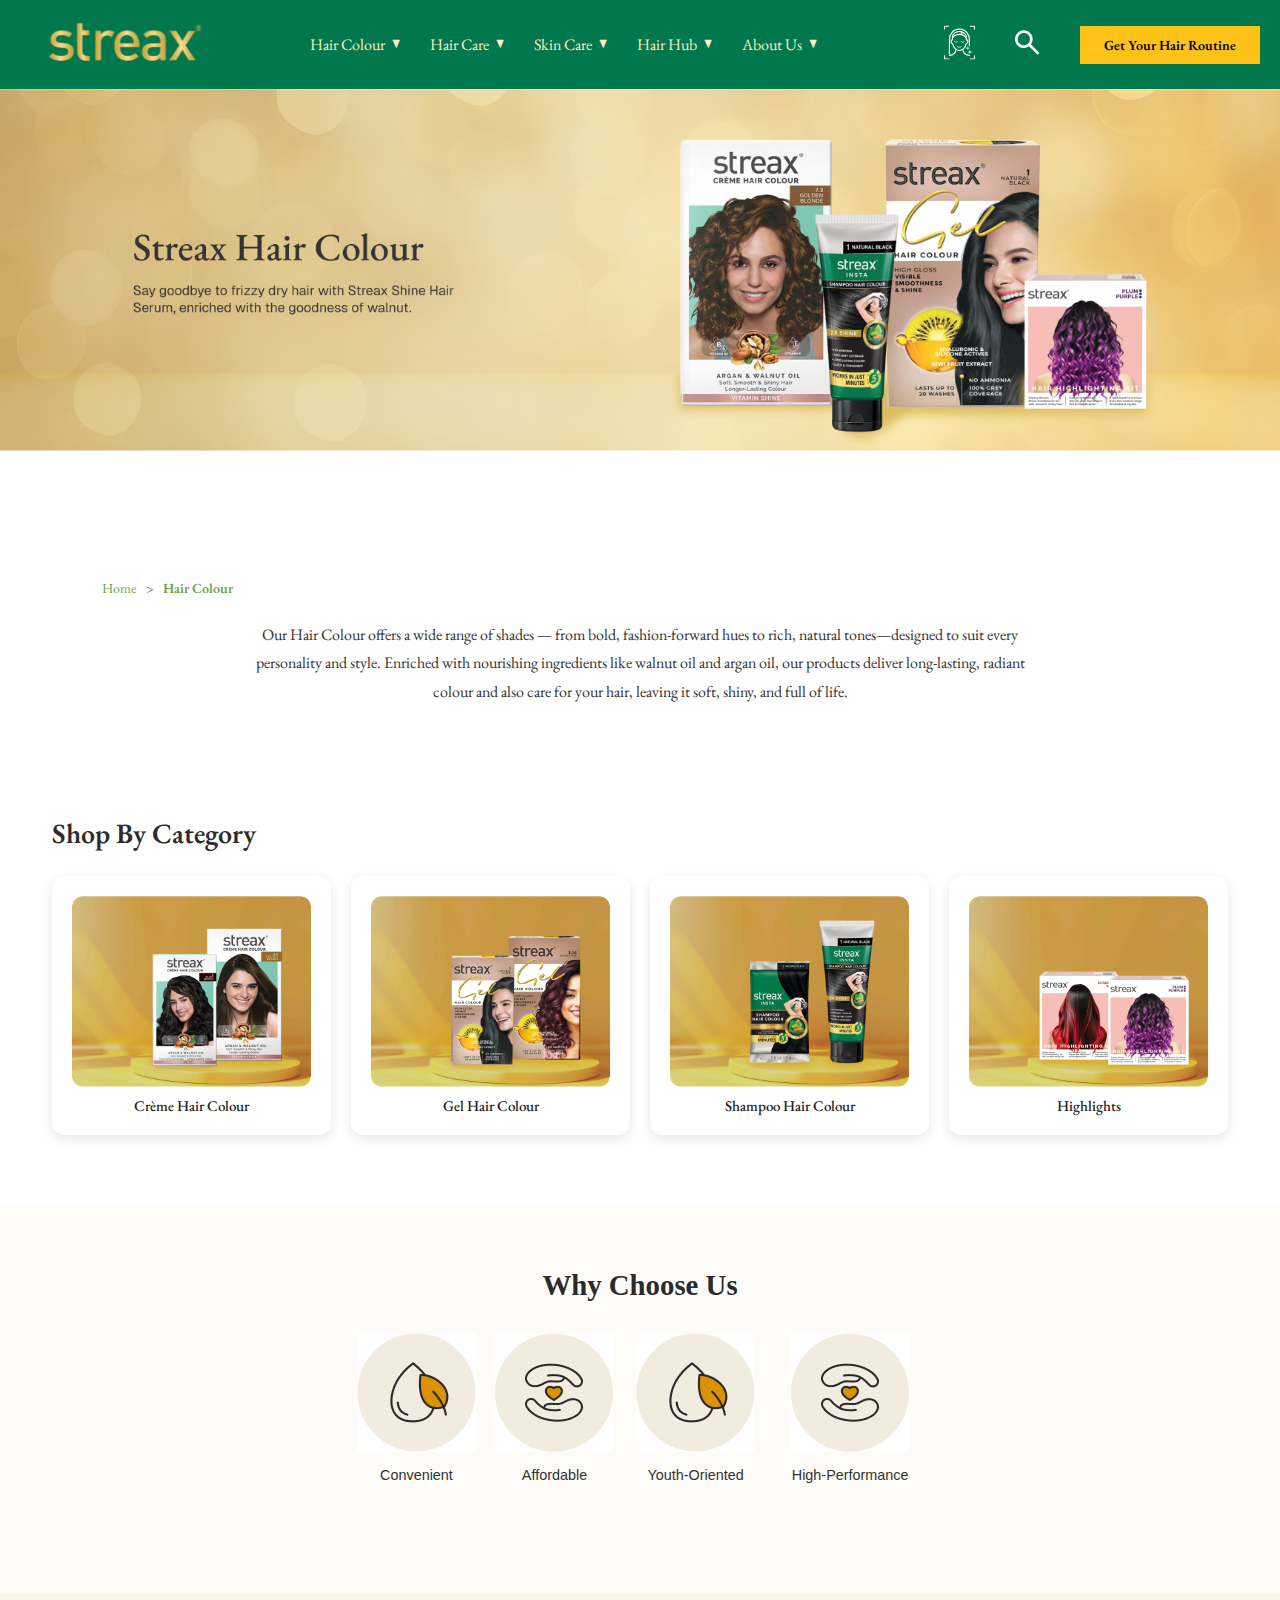
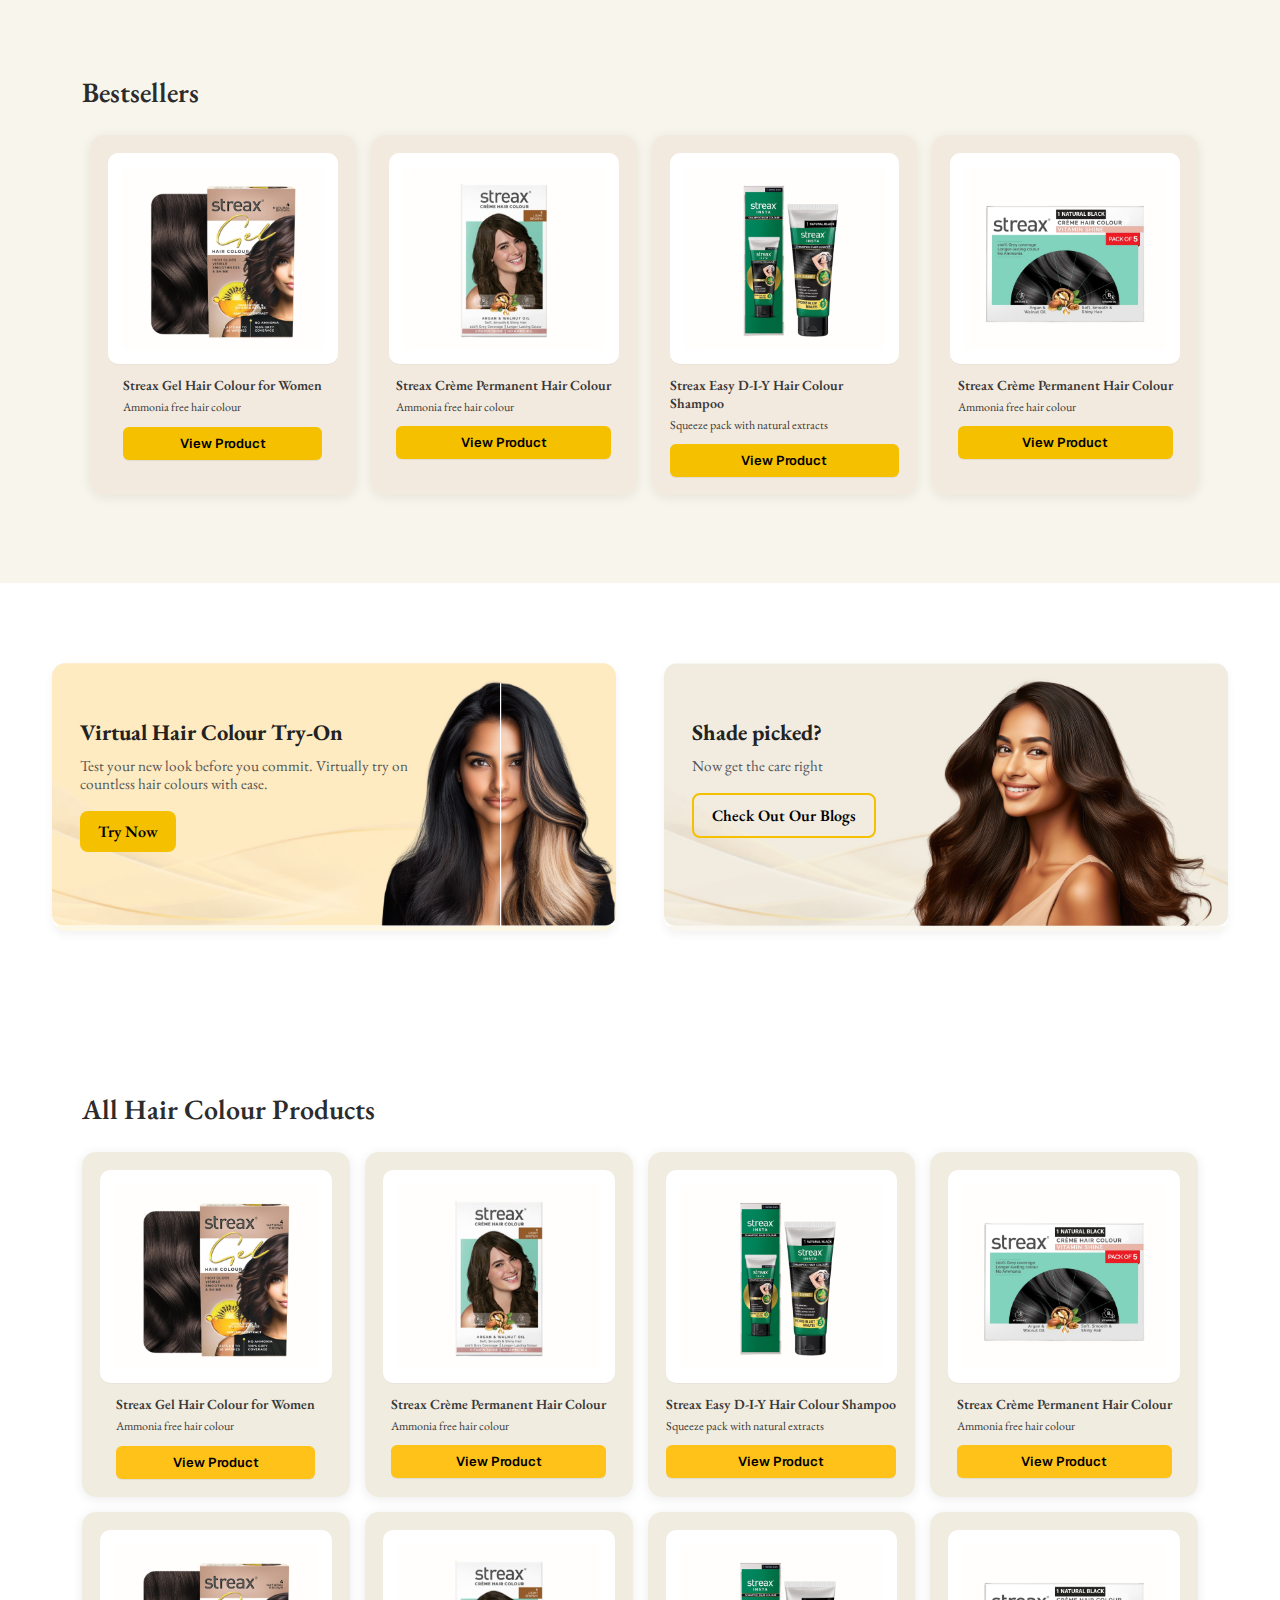
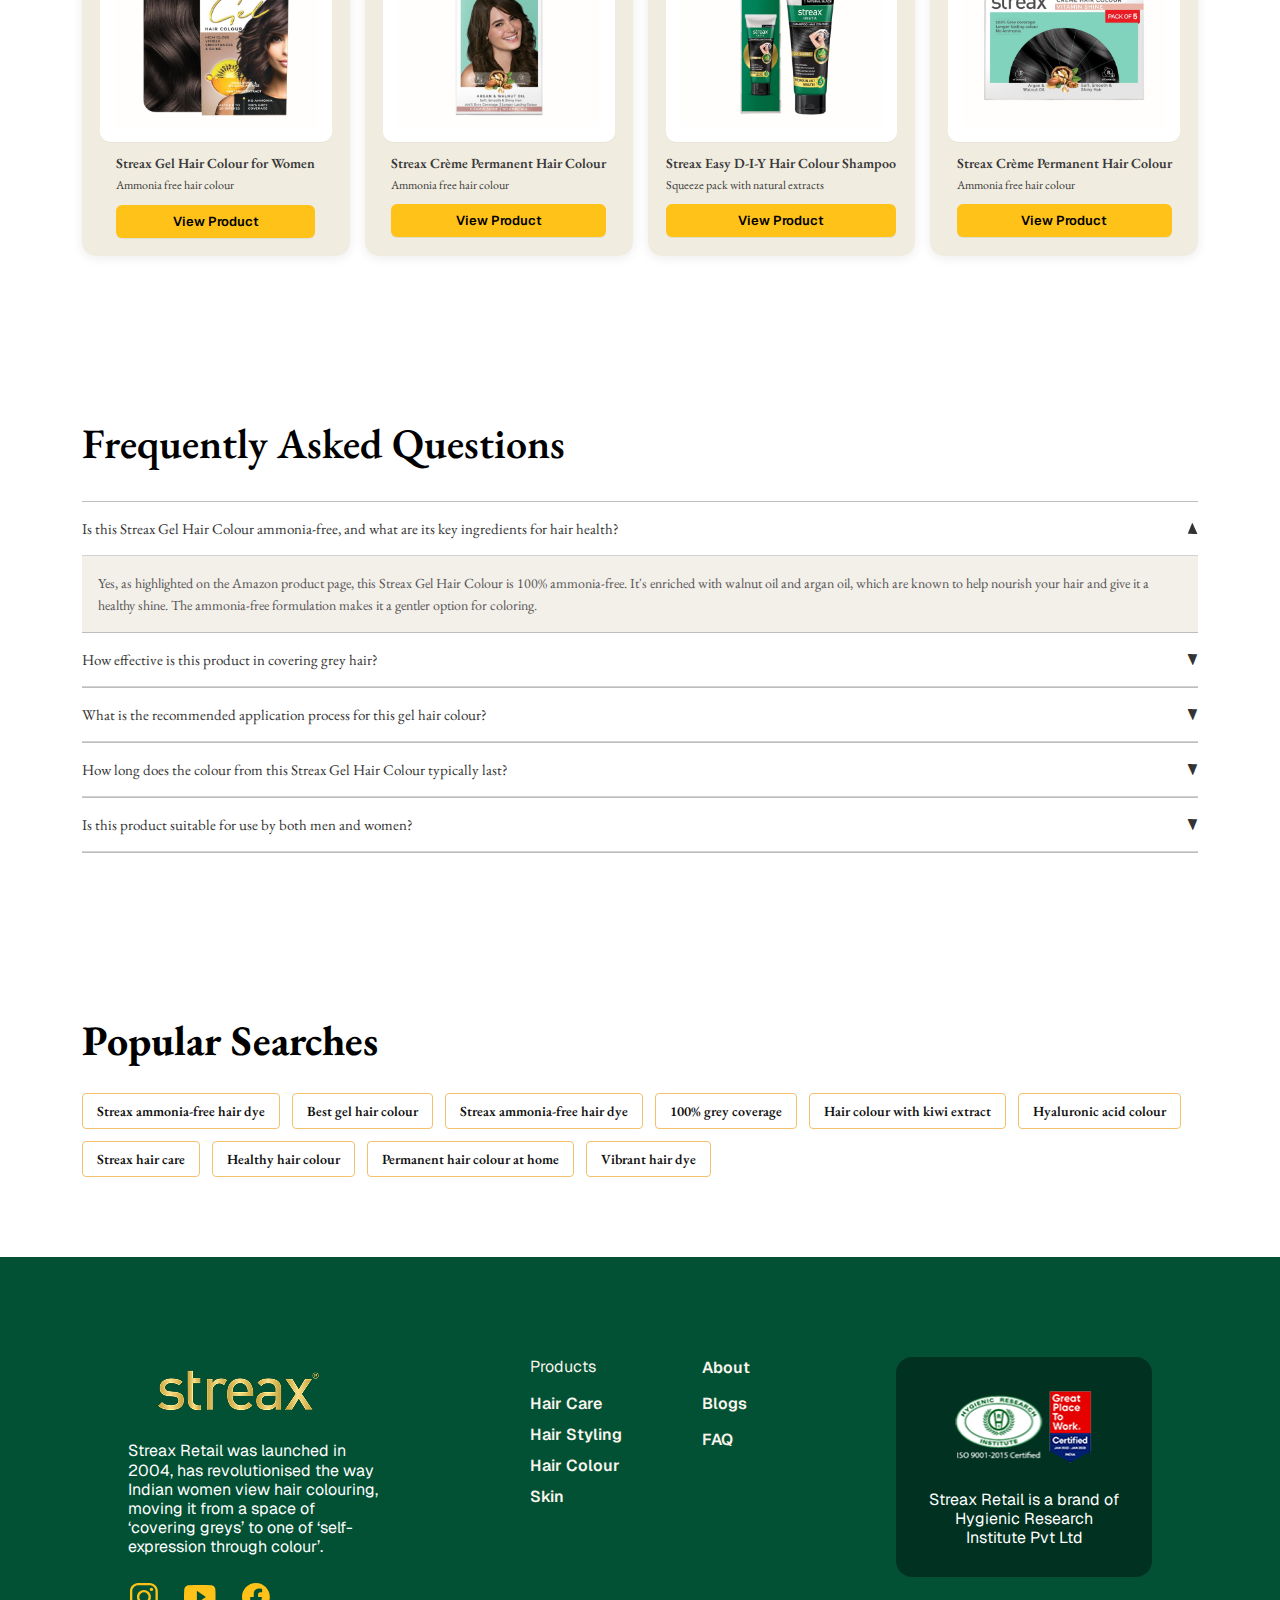
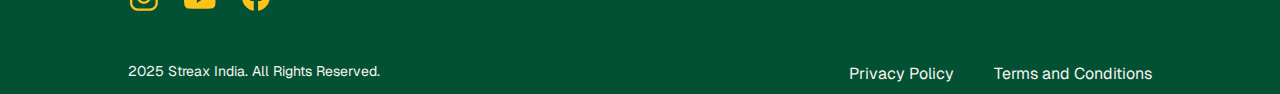
<file: category-listing.html>
<!DOCTYPE html>
<html lang="en">
  <head>
    <meta charset="UTF-8" />
    <meta name="viewport" content="width=device-width, initial-scale=1.0" />
    <title>Streax</title>
    <link rel="preconnect" href="https://fonts.googleapis.com" />
    <link rel="preconnect" href="https://fonts.gstatic.com" crossorigin />
    <link
      href="https://fonts.googleapis.com/css2?family=EB+Garamond:ital,wght@0,400..800;1,400..800&family=Geist:wght@100..900&display=swap"
      rel="stylesheet"
    />
    <link
      rel="stylesheet"
      href="https://cdn.jsdelivr.net/npm/swiper@11/swiper-bundle.min.css"
    />
    <link rel="stylesheet" href="./css/style.css" />
  </head>

  <body>

        <header>
        <div class="leftNav topNav">
            <div class="logo"><img src="./images/logo.svg" alt="logo"></div>
            <nav>
                <ul>
                    <li>
                        <a href="javascript:;">Hair Colour</a>
                        <div class="subMenuWrap">
                            <div class="subMenuContent">
                                <div class="submenuList">
                                    <ul>
                                        <li><a href="javascript:;">Lorem, ipsum dolor sit amet.</a></li>
                                        <li><a href="javascript:;">Lorem, ipsum dolor sit amet.</a></li>
                                        <li><a href="javascript:;">Lorem, ipsum dolor sit amet.</a></li>
                                    </ul>
                                    <a href="javascript:;">View All Products</a>
                                </div>
                                <div class="submenuThumb swiper mySwiper">
                                    <ul class="swiper-wrapper">
                                        <li class="swiper-slide">
                                            <a href="javascript:;">
                                                <img src="./images/demo-thumb.png" alt="submenu-thumb">
                                                <span>Hair Colour</span>
                                            </a>
                                        </li>
                                        <li class="swiper-slide">
                                            <a href="javascript:;">
                                                <img src="./images/demo-thumb.png" alt="submenu-thumb">
                                                <span>Hair Colour</span>
                                            </a>
                                        </li>
                                        <li class="swiper-slide">
                                            <a href="javascript:;">
                                                <img src="./images/demo-thumb.png" alt="submenu-thumb">
                                                <span>Hair Colour</span>
                                            </a>
                                        </li>
                                    </ul>
                                </div>
                            </div>
                        </div>
                    </li>
                    <li>
                        <a href="javascript:;">Hair Care</a>
                        <div class="subMenuWrap">
                            <div class="subMenuContent">
                                <div class="submenuList">
                                    <ul>
                                        <li><a href="javascript:;">Lorem, ipsum dolor sit amet1.</a></li>
                                        <li><a href="javascript:;">Lorem, ipsum dolor sit amet.</a></li>
                                        <li><a href="javascript:;">Lorem, ipsum dolor sit amet.</a></li>
                                    </ul>
                                    <a href="javascript:;">View All Products</a>
                                </div>
                                <div class="submenuThumb threeSlide">
                                    <ul>
                                        <li>
                                            <a href="javascript:;">
                                                <img src="./images/demo-thumb.png" alt="submenu-thumb">
                                                <span>Hair Colour</span>
                                            </a>
                                        </li>
                                        <li>
                                            <a href="javascript:;">
                                                <img src="./images/demo-thumb.png" alt="submenu-thumb">
                                                <span>Hair Colour</span>
                                            </a>
                                        </li>
                                        <li>
                                            <a href="javascript:;">
                                                <img src="./images/demo-thumb.png" alt="submenu-thumb">
                                                <span>Hair Colour</span>
                                            </a>
                                        </li>
                                    </ul>
                                </div>
                            </div>
                        </div>
                    </li>
                    <li>
                        <a href="javascript:;">Skin Care</a>
                        <div class="subMenuWrap">
                            <div class="subMenuContent">
                                <div class="submenuList">
                                    <ul>
                                        <li><a href="javascript:;">Lorem, ipsum dolor sit amet2.</a></li>
                                        <li><a href="javascript:;">Lorem, ipsum dolor sit amet.</a></li>
                                        <li><a href="javascript:;">Lorem, ipsum dolor sit amet.</a></li>
                                    </ul>
                                    <a href="javascript:;">View All Products</a>
                                </div>
                                <div class="submenuThumb threeSlide">
                                    <ul>
                                        <li>
                                            <a href="javascript:;">
                                                <img src="./images/demo-thumb.png" alt="submenu-thumb">
                                                <span>Hair Colour</span>
                                            </a>
                                        </li>
                                        <li>
                                            <a href="javascript:;">
                                                <img src="./images/demo-thumb.png" alt="submenu-thumb">
                                                <span>Hair Colour</span>
                                            </a>
                                        </li>
                                        <li>
                                            <a href="javascript:;">
                                                <img src="./images/demo-thumb.png" alt="submenu-thumb">
                                                <span>Hair Colour</span>
                                            </a>
                                        </li>
                                    </ul>
                                </div>
                            </div>
                        </div>
                    </li>
                    <li>
                        <a href="javascript:;">Hair Hub</a>
                        <div class="subMenuWrap">
                            <div class="subMenuContent">
                                <div class="submenuList">
                                    <ul>
                                        <li><a href="javascript:;">Lorem, ipsum dolor sit amet3.</a></li>
                                        <li><a href="javascript:;">Lorem, ipsum dolor sit amet.</a></li>
                                        <li><a href="javascript:;">Lorem, ipsum dolor sit amet.</a></li>
                                    </ul>
                                    <a href="javascript:;">View All Products</a>
                                </div>
                                <div class="submenuThumb threeSlide">
                                    <ul>
                                        <li>
                                            <a href="javascript:;">
                                                <img src="./images/demo-thumb.png" alt="submenu-thumb">
                                                <span>Hair Colour</span>
                                            </a>
                                        </li>
                                        <li>
                                            <a href="javascript:;">
                                                <img src="./images/demo-thumb.png" alt="submenu-thumb">
                                                <span>Hair Colour</span>
                                            </a>
                                        </li>
                                        <li>
                                            <a href="javascript:;">
                                                <img src="./images/demo-thumb.png" alt="submenu-thumb">
                                                <span>Hair Colour</span>
                                            </a>
                                        </li>
                                    </ul>
                                </div>
                            </div>
                        </div>
                    </li>
                    <li>
                        <a href="javascript:;" class="last">About Us</a>
                        <div class="subMenuWrap">
                            <div class="subMenuContent">
                                <div class="submenuList">
                                    <ul>
                                        <li><a href="javascript:;">Lorem, ipsum dolor sit amet4.</a></li>
                                        <li><a href="javascript:;">Lorem, ipsum dolor sit amet.</a></li>
                                        <li><a href="javascript:;">Lorem, ipsum dolor sit amet.</a></li>
                                    </ul>
                                    <a href="javascript:;">View All Products</a>
                                </div>
                                <div class="submenuThumb threeSlide">
                                    <ul>
                                        <li>
                                            <a href="javascript:;">
                                                <img src="./images/demo-thumb.png" alt="submenu-thumb">
                                                <span>Hair Colour</span>
                                            </a>
                                        </li>
                                        <li>
                                            <a href="javascript:;">
                                                <img src="./images/demo-thumb.png" alt="submenu-thumb">
                                                <span>Hair Colour</span>
                                            </a>
                                        </li>
                                        <li>
                                            <a href="javascript:;">
                                                <img src="./images/demo-thumb.png" alt="submenu-thumb">
                                                <span>Hair Colour</span>
                                            </a>
                                        </li>
                                    </ul>
                                </div>
                            </div>
                        </div>
                    </li>
                </ul>
            </nav>
        </div>
        <div class="rightNav topNav">
            <div class="navIcons">
                <span class="profileIcon"> 
                    <svg xmlns="http://www.w3.org/2000/svg" width="31" height="35" viewBox="0 0 31 35" fill="none">
				<g clip-path="url(#clip0_1914_615)">
					<path d="M5.43445 26.5625V14.3116C5.43445 9.9151 8.67105 4.05225 15.4004 4.05225C22.1297 4.05225 25.3663 9.9151 25.3663 14.3116V20.6007" stroke="white" stroke-width="1.15237" stroke-linecap="round" stroke-linejoin="round"/>
					<path d="M5.43457 28.9697V26.0396" stroke="white" stroke-width="1.15237" stroke-linecap="round" stroke-linejoin="round"/>
					<path d="M8.42273 12.8451C10.1018 10.742 12.6761 9.42529 15.3979 9.42529C18.1196 9.42529 20.6939 10.742 22.373 12.8451" stroke="white" stroke-width="1.15237" stroke-linecap="round" stroke-linejoin="round"/>
					<path d="M21.8765 19.1975C21.8765 20.5116 19.8223 25.5499 15.3982 25.5499C10.974 25.5499 8.91977 20.5116 8.91977 19.1975C8.91977 19.1975 6.92761 18.4338 6.92761 16.2673C6.92761 15.1079 7.74 14.8009 8.42302 14.8009V11.9951C8.42302 11.0894 8.72055 10.2142 9.27939 9.49114C10.7101 7.63411 12.3996 6.49756 15.3982 6.49756C17.8327 6.49756 20.0862 7.63411 21.5169 9.49114C22.0758 10.2142 22.3733 11.0894 22.3733 11.9951V14.8009C23.0537 14.8009 23.8687 15.1054 23.8687 16.2673C23.8687 18.4364 21.8765 19.1975 21.8765 19.1975Z" stroke="white" stroke-width="1.15237" stroke-linecap="round" stroke-linejoin="round"/>
					<path d="M13.4052 21.6204C14.5539 22.6073 16.2537 22.5996 17.392 21.6001" stroke="white" stroke-width="0.691421" stroke-linecap="round" stroke-linejoin="round"/>
					<path d="M18.8885 24.3198C18.8885 26.5473 20.3193 30.4364 25.3643 30.4364" stroke="white" stroke-width="1.15237" stroke-linecap="round" stroke-linejoin="round"/>
					<path d="M11.9104 24.3198C11.9104 26.5473 10.4796 30.4364 5.43457 30.4364" stroke="white" stroke-width="1.15237" stroke-linecap="round" stroke-linejoin="round"/>
					<path d="M17.3934 16.5313C17.7738 16.9829 18.3222 17.2391 18.8966 17.2315C19.471 17.2239 20.0143 16.9524 20.3817 16.4907" stroke="white" stroke-width="0.691421" stroke-linecap="round" stroke-linejoin="round"/>
					<path d="M13.4061 16.5313C13.0258 16.9829 12.4773 17.2391 11.9029 17.2315C11.3285 17.2239 10.7852 16.9524 10.4178 16.4907" stroke="white" stroke-width="0.691421" stroke-linecap="round" stroke-linejoin="round"/>
					<path d="M25.8602 23.1068C24.3803 23.1068 23.868 22.2315 23.868 21.1533C23.868 22.2315 23.3532 23.1068 21.8759 23.1068C23.3557 23.1068 23.868 23.982 23.868 25.0602C23.868 23.982 24.3829 23.1068 25.8602 23.1068Z" fill="white" stroke="white" stroke-width="0.230474" stroke-linejoin="round"/>
					<path d="M27.8553 27.014C26.3754 27.014 25.8631 26.1387 25.8631 25.0605C25.8631 26.1387 25.3483 27.014 23.871 27.014C25.3509 27.014 25.8631 27.8892 25.8631 28.9674C25.8631 27.8892 26.378 27.014 27.8553 27.014Z" fill="white" stroke="white" stroke-width="0.230474" stroke-linejoin="round"/>
					<path d="M16.8988 6.63721C17.5146 6.87314 17.9182 7.4541 17.913 8.10102C17.9079 8.74794 17.4991 9.32636 16.8807 9.55214" stroke="white" stroke-width="1.15237" stroke-linecap="round" stroke-linejoin="round"/>
					<path d="M0.534577 4.8637C0.237047 4.8637 -0.000976562 4.62776 -0.000976562 4.33855V1.11157C-0.000976562 0.822361 0.239634 0.586426 0.534577 0.586426H4.7388C5.03633 0.586426 5.27435 0.822361 5.27435 1.11157C5.27435 1.40078 5.03374 1.63672 4.7388 1.63672H1.07272V4.33602C1.07272 4.62776 0.832106 4.86116 0.537164 4.86116L0.534577 4.8637Z" fill="white"/>
					<path d="M30.4635 4.8636C30.166 4.8636 29.928 4.62767 29.928 4.33846V1.63916H26.2593C25.9618 1.63916 25.7238 1.40322 25.7238 1.11401C25.7238 0.824802 25.9644 0.588867 26.2593 0.588867H30.4635C30.7611 0.588867 30.9991 0.824802 30.9991 1.11401V4.33846C30.9991 4.6302 30.7585 4.8636 30.4635 4.8636Z" fill="white"/>
					<path d="M4.9172 34.5864H0.555152C0.247274 34.5864 -0.00109863 34.3429 -0.00109863 34.041V30.6973C-0.00109863 30.3954 0.247274 30.1519 0.555152 30.1519C0.863031 30.1519 1.1114 30.3954 1.1114 30.6973V33.4955H4.9172C5.22507 33.4955 5.47345 33.7391 5.47345 34.041C5.47345 34.3429 5.22507 34.5864 4.9172 34.5864Z" fill="white"/>
					<path d="M30.4635 34.5862H26.2593C25.9618 34.5862 25.7238 34.3502 25.7238 34.061C25.7238 33.7718 25.9644 33.5359 26.2593 33.5359H29.928V30.8391C29.928 30.5474 30.1686 30.314 30.4635 30.314C30.7585 30.314 30.9991 30.5499 30.9991 30.8391V34.0636C30.9991 34.3553 30.7585 34.5887 30.4635 34.5887V34.5862Z" fill="white"/>
				</g>
				<defs>
					<clipPath id="clip0_1914_615">
					<rect width="31" height="34" fill="white" transform="translate(-0.000976562 0.586426)"/>
					</clipPath>
				</defs>
				</svg>
                </span>
                <span class="searchIcon"> 
                    	<svg xmlns="http://www.w3.org/2000/svg" width="25" height="25" viewBox="0 0 25 25" fill="none">
				<path d="M22.5466 24.811L13.9894 16.2538C13.3103 16.7971 12.5292 17.2272 11.6464 17.5442C10.7635 17.8611 9.82399 18.0196 8.82791 18.0196C6.36035 18.0196 4.27198 17.165 2.5628 15.4558C0.853614 13.7466 -0.000976562 11.6583 -0.000976562 9.1907C-0.000976562 6.72314 0.853614 4.63477 2.5628 2.92559C4.27198 1.21641 6.36035 0.361816 8.82791 0.361816C11.2955 0.361816 13.3838 1.21641 15.093 2.92559C16.8022 4.63477 17.6568 6.72314 17.6568 9.1907C17.6568 10.1868 17.4983 11.1263 17.1814 12.0092C16.8645 12.892 16.4343 13.6731 15.891 14.3522L24.4482 22.9094L22.5466 24.811ZM8.82791 15.303C10.5258 15.303 11.969 14.7088 13.1575 13.5202C14.346 12.3317 14.9402 10.8886 14.9402 9.1907C14.9402 7.49284 14.346 6.04966 13.1575 4.86115C11.969 3.67265 10.5258 3.0784 8.82791 3.0784C7.13005 3.0784 5.68686 3.67265 4.49836 4.86115C3.30985 6.04966 2.7156 7.49284 2.7156 9.1907C2.7156 10.8886 3.30985 12.3317 4.49836 13.5202C5.68686 14.7088 7.13005 15.303 8.82791 15.303Z" fill="white"/>
				</svg>
                </span>
            </div>
            <div class="brandButton">
                <a href="javascript:;">Get Your Hair Routine</a>
            </div>
        </div>
    </header>

  

    <section class="banner">
      <picture>
        <source media="(max-width: 768px)" srcset="your-image-mobile.png" />
        <img
          src="./images/listing-banner.jpg"
          alt="Streax Hair Colour Banner"
        />
      </picture>
    </section>

    <section class="content-section section-padding">
      <nav class="breadcrumb">
        <a href="#">Home</a> <span>&gt;</span>
        <a href="#" class="active">Hair Colour</a>
      </nav>

      <div class="content">
        <p>
          Our Hair Colour offers a wide range of shades — from bold,
          fashion-forward hues to rich, natural tones—designed to suit every
          personality and style. Enriched with nourishing ingredients like
          walnut oil and argan oil, our products deliver long-lasting, radiant
          colour and also care for your hair, leaving it soft, shiny, and full
          of life.
        </p>
      </div>
    </section>

    <section class="shop-category section-padding">
      <div class="container">
        <h2 class="section-title">Shop By Category</h2>
        <div class="category-scroll">
          <div class="category-card">
            <img src="./images/Category-1.jpg" alt="Crème Hair Colour" />
            <p>Crème Hair Colour</p>
          </div>
          <div class="category-card">
            <img src="./images/Category-2.jpg" alt="Gel Hair Colour" />
            <p>Gel Hair Colour</p>
          </div>
          <div class="category-card">
            <img src="./images/Category-3.png" alt="Shampoo Hair Colour" />
            <p>Shampoo Hair Colour</p>
          </div>
          <div class="category-card">
            <img src="./images/Category-4.jpg" alt="Highlights" />
            <p>Highlights</p>
          </div>
        </div>
      </div>
    </section>

    <section class="why-choose-us section-padding">
      <h2 class="title">Why Choose Us</h2>
      <div class="features">
        <div class="feature">
          <div class="icon">
            <img src="./images/why-us-icon2.jpg" alt="Convenient" />
          </div>
          <p>Convenient</p>
        </div>

        <div class="feature">
          <div class="icon">
            <img src="./images/why-us-icon1.jpg" alt="Affordable" />
          </div>
          <p>Affordable</p>
        </div>

        <div class="feature">
          <div class="icon">
            <img src="./images/why-us-icon2.jpg" alt="Youth-Oriented" />
          </div>
          <p>Youth-Oriented</p>
        </div>

        <div class="feature">
          <div class="icon">
            <img src="./images/why-us-icon1.jpg" alt="High-Performance" />
          </div>
          <p>High-Performance</p>
        </div>
      </div>
    </section>

    <section class="bestsellers section-padding">
      <div class="container">
        <div class="bestsellers-wrapper" role="list">
          <h2 class="bestsellers-heading">Bestsellers</h2>

          <div class="bestsellers-list">
            <article
              class="product-card"
              role="listitem"
              aria-label="Streax Gel Hair Colour for Women"
            >
              <div class="product-card-media">
                <picture>
                  <img
                    src="./images/Bestsellers-1.jpg"
                    alt="Streax Gel Hair Colour for Women"
                  />
                </picture>
              </div>

              <div class="product-card-body">
                <h3 class="product-card-title">
                  Streax Gel Hair Colour for Women
                </h3>
                <p class="product-card-desc">Ammonia free hair colour</p>
                <div class="product-card-action">
                  <button class="btn" type="button">View Product</button>
                </div>
              </div>
            </article>

            <article
              class="product-card"
              role="listitem"
              aria-label="Streax Crème Permanent Hair Colour"
            >
              <div class="product-card-media">
                <picture>
                  <img
                    src="./images/Bestsellers-2.jpg"
                    alt="Streax Crème Permanent Hair Colour"
                  />
                </picture>
              </div>

              <div class="product-card-body">
                <h3 class="product-card-title">
                  Streax Crème Permanent Hair Colour
                </h3>
                <p class="product-card-desc">Ammonia free hair colour</p>
                <div class="product-card-action">
                  <button class="btn" type="button">View Product</button>
                </div>
              </div>
            </article>

            <article
              class="product-card"
              role="listitem"
              aria-label="Streax Easy D-I-Y Hair Colour Shampoo"
            >
              <div class="product-card-media">
                <picture>
                  <img
                    src="./images/Bestsellers-3.jpg"
                    alt="Streax Easy D-I-Y Hair Colour Shampoo"
                  />
                </picture>
              </div>

              <div class="product-card-body">
                <h3 class="product-card-title">
                  Streax Easy D-I-Y Hair Colour Shampoo
                </h3>
                <p class="product-card-desc">
                  Squeeze pack with natural extracts
                </p>
                <div class="product-card-action">
                  <button class="btn" type="button">View Product</button>
                </div>
              </div>
            </article>

            <article
              class="product-card"
              role="listitem"
              aria-label="Streax Crème Permanent Hair Colour pack"
            >
              <div class="product-card-media">
                <picture>
                  <img
                    src="./images/Bestsellers-4.jpg"
                    alt="Streax Crème Permanent Hair Colour pack"
                  />
                </picture>
              </div>

              <div class="product-card-body">
                <h3 class="product-card-title">
                  Streax Crème Permanent Hair Colour
                </h3>
                <p class="product-card-desc">Ammonia free hair colour</p>
                <div class="product-card-action">
                  <button class="btn" type="button">View Product</button>
                </div>
              </div>
            </article>
          </div>
        </div>
      </div>
    </section>

    <section class="virtual-tryon section-padding">
      <div class="virtual-container">
        <article class="vt-card try-on">
          <div class="vt-card-text">
            <h3 class="vt-title">Virtual Hair Colour Try-On</h3>
            <p class="vt-desc">
              Test your new look before you commit. Virtually try on countless
              hair colours with ease.
            </p>
            <a href="#" class="vt-btn">Try Now</a>
          </div>
          <div class="vt-card__image">
            <img
              src="./images/virtual-1.jpg"
              alt="Virtual Hair Colour Try-On"
            />
          </div>
        </article>

        <article class="vt-card shade-picked">
          <div class="vt-card-text">
            <h3 class="vt-title">Shade picked?</h3>
            <p class="vt-desc">Now get the care right</p>
            <a href="#" class="vt-btn vt-btn--outline">Check Out Our Blogs</a>
          </div>
          <div class="vt-card__image">
            <img src="./images/virtual-2.jpg" alt="Shade Picked Model" />
          </div>
        </article>
      </div>
    </section>

    <section class="product-list-wrapper section-padding">
      <div class="container">
        <h2 class="product-list-heading">All Hair Colour Products</h2>

        <div class="product-list">
          <article
            class="product-card"
            role="listitem"
            aria-label="Streax Gel Hair Colour for Women"
          >
            <div class="product-card-media">
              <picture>
                <img
                  src="./images/Bestsellers-1.jpg"
                  alt="Streax Gel Hair Colour for Women"
                />
              </picture>
            </div>

            <div class="product-card-body">
              <h3 class="product-card-title">
                Streax Gel Hair Colour for Women
              </h3>
              <p class="product-card-desc">Ammonia free hair colour</p>
              <div class="product-card-action">
                <button class="btn" type="button">View Product</button>
              </div>
            </div>
          </article>

          <article
            class="product-card"
            role="listitem"
            aria-label="Streax Crème Permanent Hair Colour"
          >
            <div class="product-card-media">
              <picture>
                <img
                  src="./images/Bestsellers-2.jpg"
                  alt="Streax Crème Permanent Hair Colour"
                />
              </picture>
            </div>

            <div class="product-card-body">
              <h3 class="product-card-title">
                Streax Crème Permanent Hair Colour
              </h3>
              <p class="product-card-desc">Ammonia free hair colour</p>
              <div class="product-card-action">
                <button class="btn" type="button">View Product</button>
              </div>
            </div>
          </article>

          <article
            class="product-card"
            role="listitem"
            aria-label="Streax Easy D-I-Y Hair Colour Shampoo"
          >
            <div class="product-card-media">
              <picture>
                <img
                  src="./images/Bestsellers-3.jpg"
                  alt="Streax Easy D-I-Y Hair Colour Shampoo"
                />
              </picture>
            </div>

            <div class="product-card-body">
              <h3 class="product-card-title">
                Streax Easy D-I-Y Hair Colour Shampoo
              </h3>
              <p class="product-card-desc">
                Squeeze pack with natural extracts
              </p>
              <div class="product-card-action">
                <button class="btn" type="button">View Product</button>
              </div>
            </div>
          </article>

          <article
            class="product-card"
            role="listitem"
            aria-label="Streax Crème Permanent Hair Colour pack"
          >
            <div class="product-card-media">
              <picture>
                <img
                  src="./images/Bestsellers-4.jpg"
                  alt="Streax Crème Permanent Hair Colour pack"
                />
              </picture>
            </div>

            <div class="product-card-body">
              <h3 class="product-card-title">
                Streax Crème Permanent Hair Colour
              </h3>
              <p class="product-card-desc">Ammonia free hair colour</p>
              <div class="product-card-action">
                <button class="btn" type="button">View Product</button>
              </div>
            </div>
          </article>

          <article
            class="product-card"
            role="listitem"
            aria-label="Streax Gel Hair Colour for Women"
          >
            <div class="product-card-media">
              <picture>
                <img
                  src="./images/Bestsellers-1.jpg"
                  alt="Streax Gel Hair Colour for Women"
                />
              </picture>
            </div>

            <div class="product-card-body">
              <h3 class="product-card-title">
                Streax Gel Hair Colour for Women
              </h3>
              <p class="product-card-desc">Ammonia free hair colour</p>
              <div class="product-card-action">
                <button class="btn" type="button">View Product</button>
              </div>
            </div>
          </article>

          <article
            class="product-card"
            role="listitem"
            aria-label="Streax Crème Permanent Hair Colour"
          >
            <div class="product-card-media">
              <picture>
                <img
                  src="./images/Bestsellers-2.jpg"
                  alt="Streax Crème Permanent Hair Colour"
                />
              </picture>
            </div>

            <div class="product-card-body">
              <h3 class="product-card-title">
                Streax Crème Permanent Hair Colour
              </h3>
              <p class="product-card-desc">Ammonia free hair colour</p>
              <div class="product-card-action">
                <button class="btn" type="button">View Product</button>
              </div>
            </div>
          </article>

          <article
            class="product-card"
            role="listitem"
            aria-label="Streax Easy D-I-Y Hair Colour Shampoo"
          >
            <div class="product-card-media">
              <picture>
                <img
                  src="./images/Bestsellers-3.jpg"
                  alt="Streax Easy D-I-Y Hair Colour Shampoo"
                />
              </picture>
            </div>

            <div class="product-card-body">
              <h3 class="product-card-title">
                Streax Easy D-I-Y Hair Colour Shampoo
              </h3>
              <p class="product-card-desc">
                Squeeze pack with natural extracts
              </p>
              <div class="product-card-action">
                <button class="btn" type="button">View Product</button>
              </div>
            </div>
          </article>

          <article
            class="product-card"
            role="listitem"
            aria-label="Streax Crème Permanent Hair Colour pack"
          >
            <div class="product-card-media">
              <picture>
                <img
                  src="./images/Bestsellers-4.jpg"
                  alt="Streax Crème Permanent Hair Colour pack"
                />
              </picture>
            </div>

            <div class="product-card-body">
              <h3 class="product-card-title">
                Streax Crème Permanent Hair Colour
              </h3>
              <p class="product-card-desc">Ammonia free hair colour</p>
              <div class="product-card-action">
                <button class="btn" type="button">View Product</button>
              </div>
            </div>
          </article>
        </div>
      </div>
    </section>

        <section class="faq-section section-padding">
        <div class="container">
            <h2 class="faq-title">Frequently Asked Questions</h2>

            <div class="faq-item active">
                <button class="faq-question">
                    Is this Streax Gel Hair Colour ammonia-free, and what are its key
                    ingredients for hair health?
                </button>
                <div class="faq-answer">
                    <p>
                        Yes, as highlighted on the Amazon product page, this Streax Gel Hair
                        Colour is 100% ammonia-free. It's enriched with walnut oil and argan
                        oil, which are known to help nourish your hair and give it a healthy
                        shine. The ammonia-free formulation makes it a gentler option for
                        coloring.
                    </p>
                </div>
            </div>

            <div class="faq-item">
                <button class="faq-question">
                    How effective is this product in covering grey hair?
                </button>
                <div class="faq-answer">
                    <p>
                        It provides excellent coverage for grey hair while leaving your hair
                        soft and shiny after application.
                    </p>
                </div>
            </div>

            <div class="faq-item">
                <button class="faq-question">
                    What is the recommended application process for this gel hair colour?
                </button>
                <div class="faq-answer">
                    <p>
                        Apply the gel evenly on clean, dry hair using gloves. Leave it for
                        30 minutes and rinse thoroughly with water. Follow with conditioner
                        for best results.
                    </p>
                </div>
            </div>

            <div class="faq-item">
                <button class="faq-question">
                    How long does the colour from this Streax Gel Hair Colour typically
                    last?
                </button>
                <div class="faq-answer">
                    <p>
                        The colour typically lasts up to 4–6 weeks depending on hair type,
                        exposure to sunlight, and washing frequency.
                    </p>
                </div>
            </div>

            <div class="faq-item">
                <button class="faq-question">
                    Is this product suitable for use by both men and women?
                </button>
                <div class="faq-answer">
                    <p>
                        Yes, this product is suitable for both men and women who want
                        natural-looking colour and shine.
                    </p>
                </div>
            </div>

        </div>
    </section>

    <section class="popular-searches section-padding">

        <div class="container">
            <h2>Popular Searches</h2>
            <div class="search-tags">
                <a href="#" class="tag">Streax ammonia-free hair dye</a>
                <a href="#" class="tag">Best gel hair colour</a>
                <a href="#" class="tag">Streax ammonia-free hair dye</a>
                <a href="#" class="tag">100% grey coverage</a>
                <a href="#" class="tag">Hair colour with kiwi extract</a>
                <a href="#" class="tag">Hyaluronic acid colour</a>
                <a href="#" class="tag">Streax hair care</a>
                <a href="#" class="tag">Healthy hair colour</a>
                <a href="#" class="tag">Permanent hair colour at home</a>
                <a href="#" class="tag">Vibrant hair dye</a>
            </div>
        </div>

    </section>

      <footer>
        
        <div class="topWrapper">
          <div class="footer_container">
      
            <div class="leftWrapper">
              <img src="./images/streax-logo-golden.png" alt="logo" class="img-fluid ft_logo">
              <p class="geist text-white ft_descp">
                Streax Retail was launched in 2004, has revolutionised the way Indian women view hair colouring,
                moving it from a space of ‘covering greys’ to one of ‘self-expression through colour’.
              </p>
              <div class="ft-social-icons desktop">
                <img src="./images/instaram-golden.svg" alt="" class="img-fluid">
                <img src="./images/yt-golden.svg" alt="" class="img-fluid">
                <img src="./images/fb-golden.svg" alt="" class="img-fluid">
              </div>
            </div>
      
            <div class="centerWrapper">
              <div class="leftList">
                <p>Products</p>
                <ul>
                  <li><a href="#">Hair Care</a></li>
                  <li><a href="#">Hair Styling</a></li>
                  <li><a href="#">Hair Colour</a></li>
                  <li><a href="#">Skin</a></li>
                </ul>
              </div>
              <div class="rightList">
                <ul>
                  <li><a href="#">About</a></li>
                  <li><a href="#">Blogs</a></li>
                  <li><a href="#">FAQ</a></li>
                </ul>
              </div>
              <div class="ft-social-icons mobile">
                <img src="./images/instaram-golden.svg" alt="" class="img-fluid">
                <img src="./images/yt-golden.svg" alt="" class="img-fluid">
                <img src="./images/fb-golden.svg" alt="" class="img-fluid">
              </div>
            </div>
      
            <div class="rightWrapper">
              <div class="greatPlace">
                <img src="./images/great-place-to-work.png" alt="" class="img-fluid" width="144" height="78">
                <p class="geist text-white text-center">
                  Streax Retail is a brand of Hygienic Research Institute Pvt Ltd
                </p>
              </div>
            </div>
      
          </div> <!-- footer_container -->
        </div> <!-- topWrapper -->
      <div class="fixWrapper">
            <div class="wrapElement">
                <img src="./images/categories-icon.svg" alt="" class="img-fluid">
                <span>Categories</span>
            </div>
            <div class="wrapElement">
                <img src="./images/hair-hub-icon.svg" alt="" class="img-fluid">
                <span>Hair Hub</span>
            </div>
                        <div class="wrapElement">
                <img src="./images/try-on-icon.svg" alt="" class="img-fluid">
                <span>Try On</span>
            </div>
                        <div class="wrapElement">
                <img src="./images/hair-routine-icon.svg" alt="" class="img-fluid">
                <span>Hair Routine</span>
            </div>
        </div>
        <div class="bottomWrapper">
            <div class="footer_container">
            <p class="tnc geist">2025 Streax India. All Rights Reserved.</p>
            <ul class="listLinks">
                <li><a href="#" class="geist">Privacy Policy</a></li>
                <li><a href="#" class="geist">Terms and Conditions</a></li>
            </ul>
        </div>
        </div>
      </footer>

  </body>
  <script src="https://cdn.jsdelivr.net/npm/swiper@11/swiper-bundle.min.js"></script>
  <script src="./js/main.js"></script>
</html>
</file>
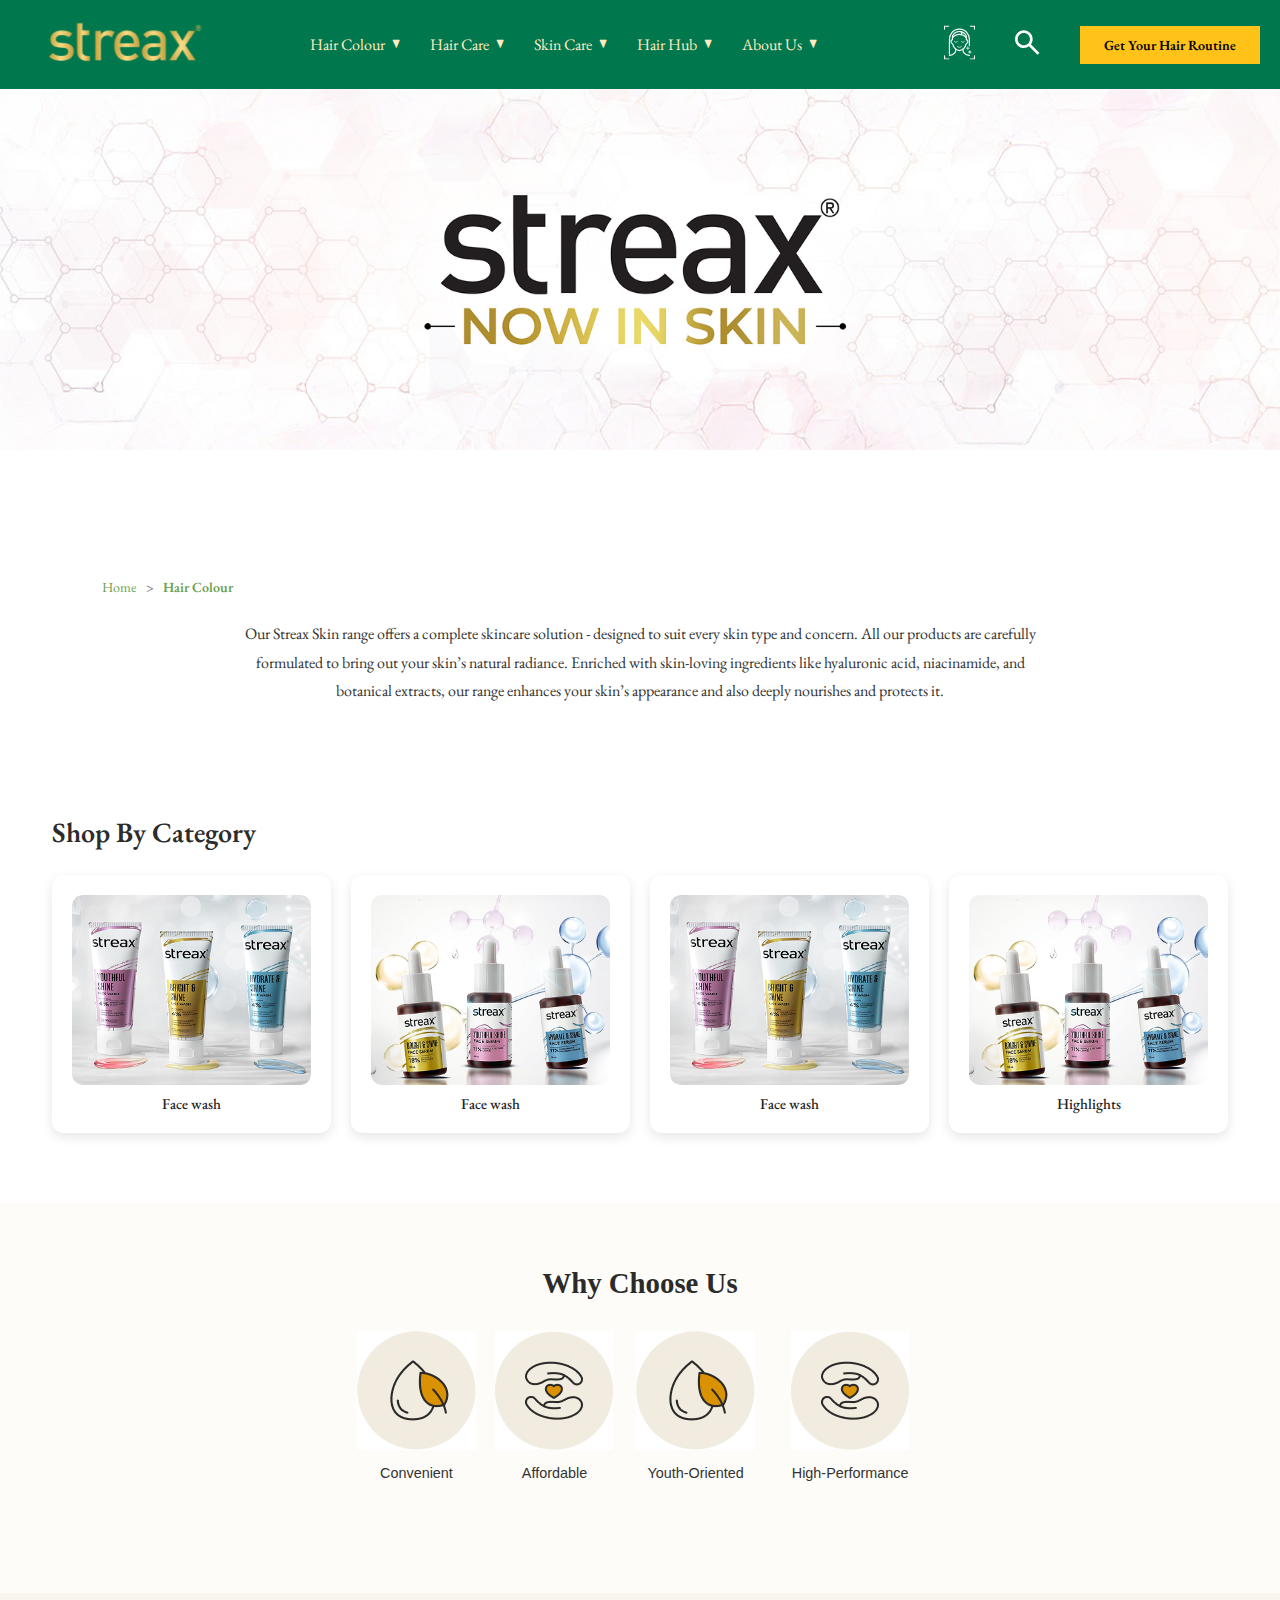
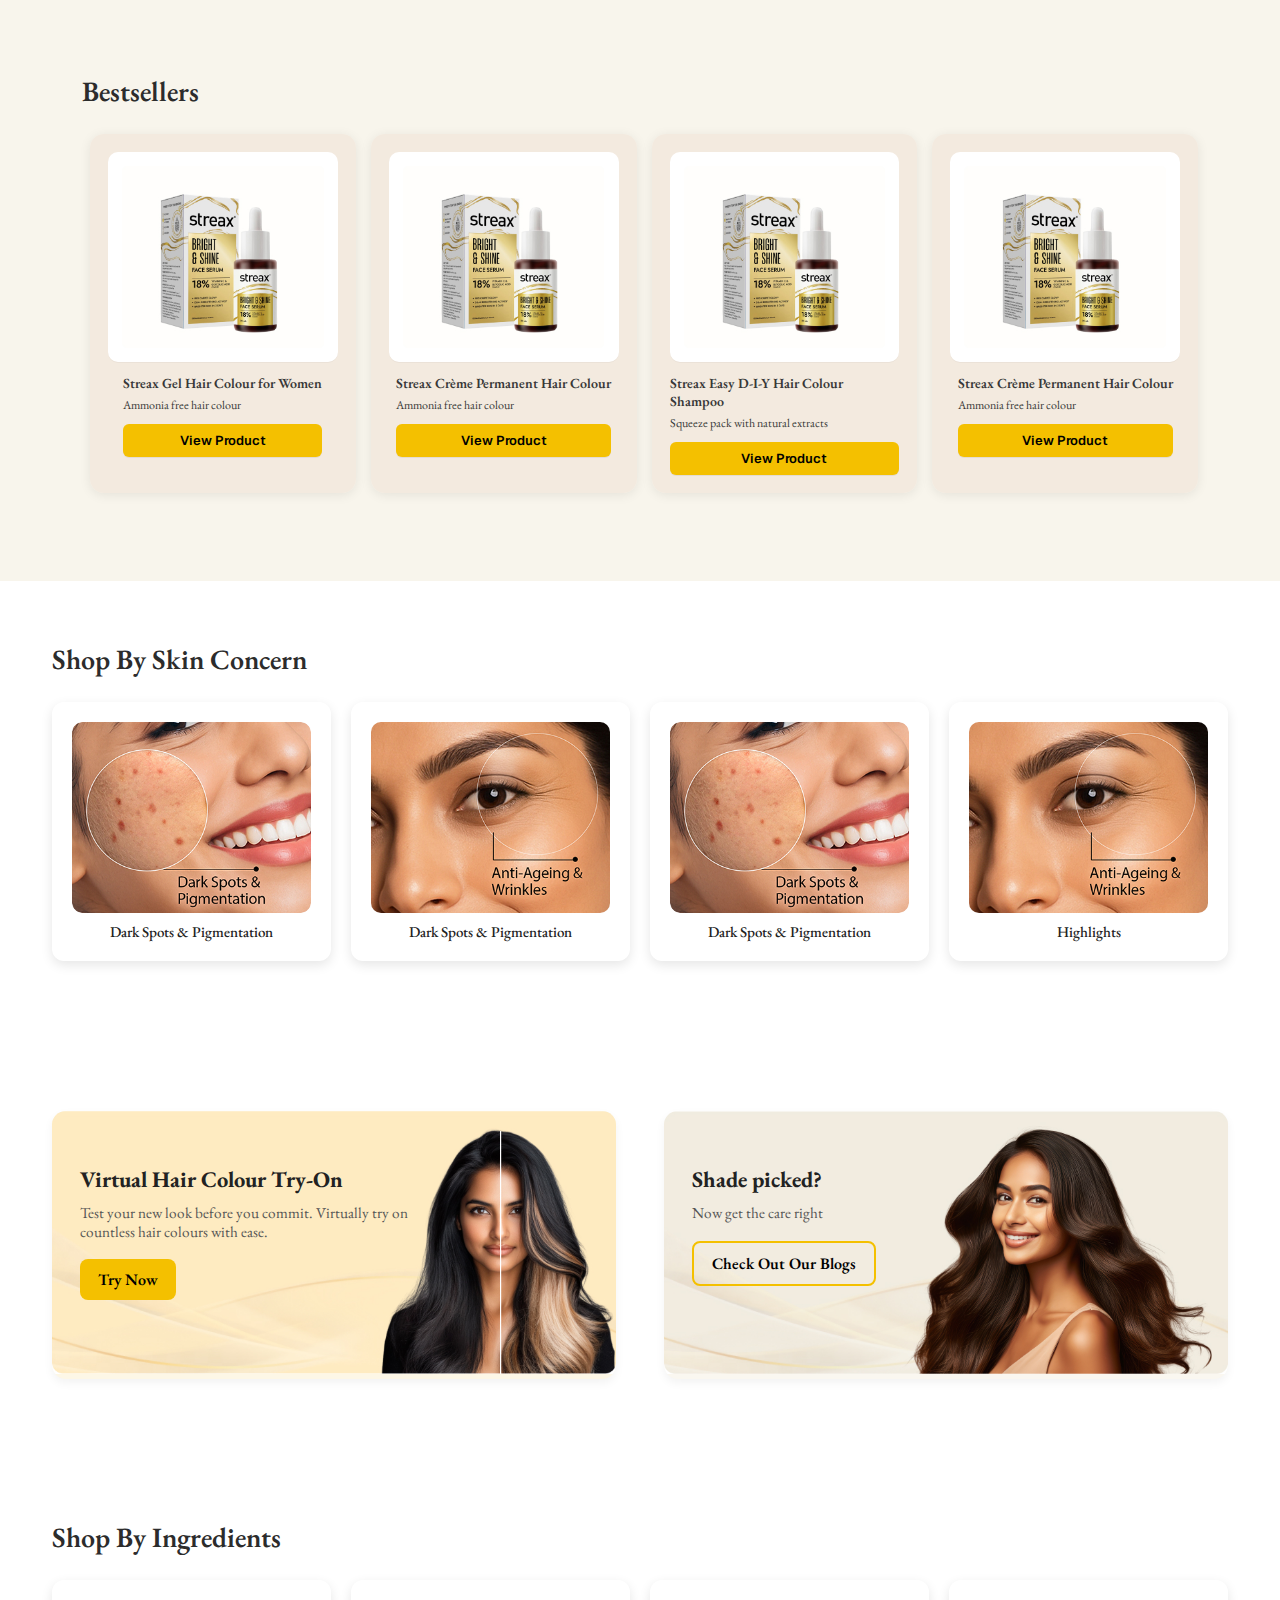
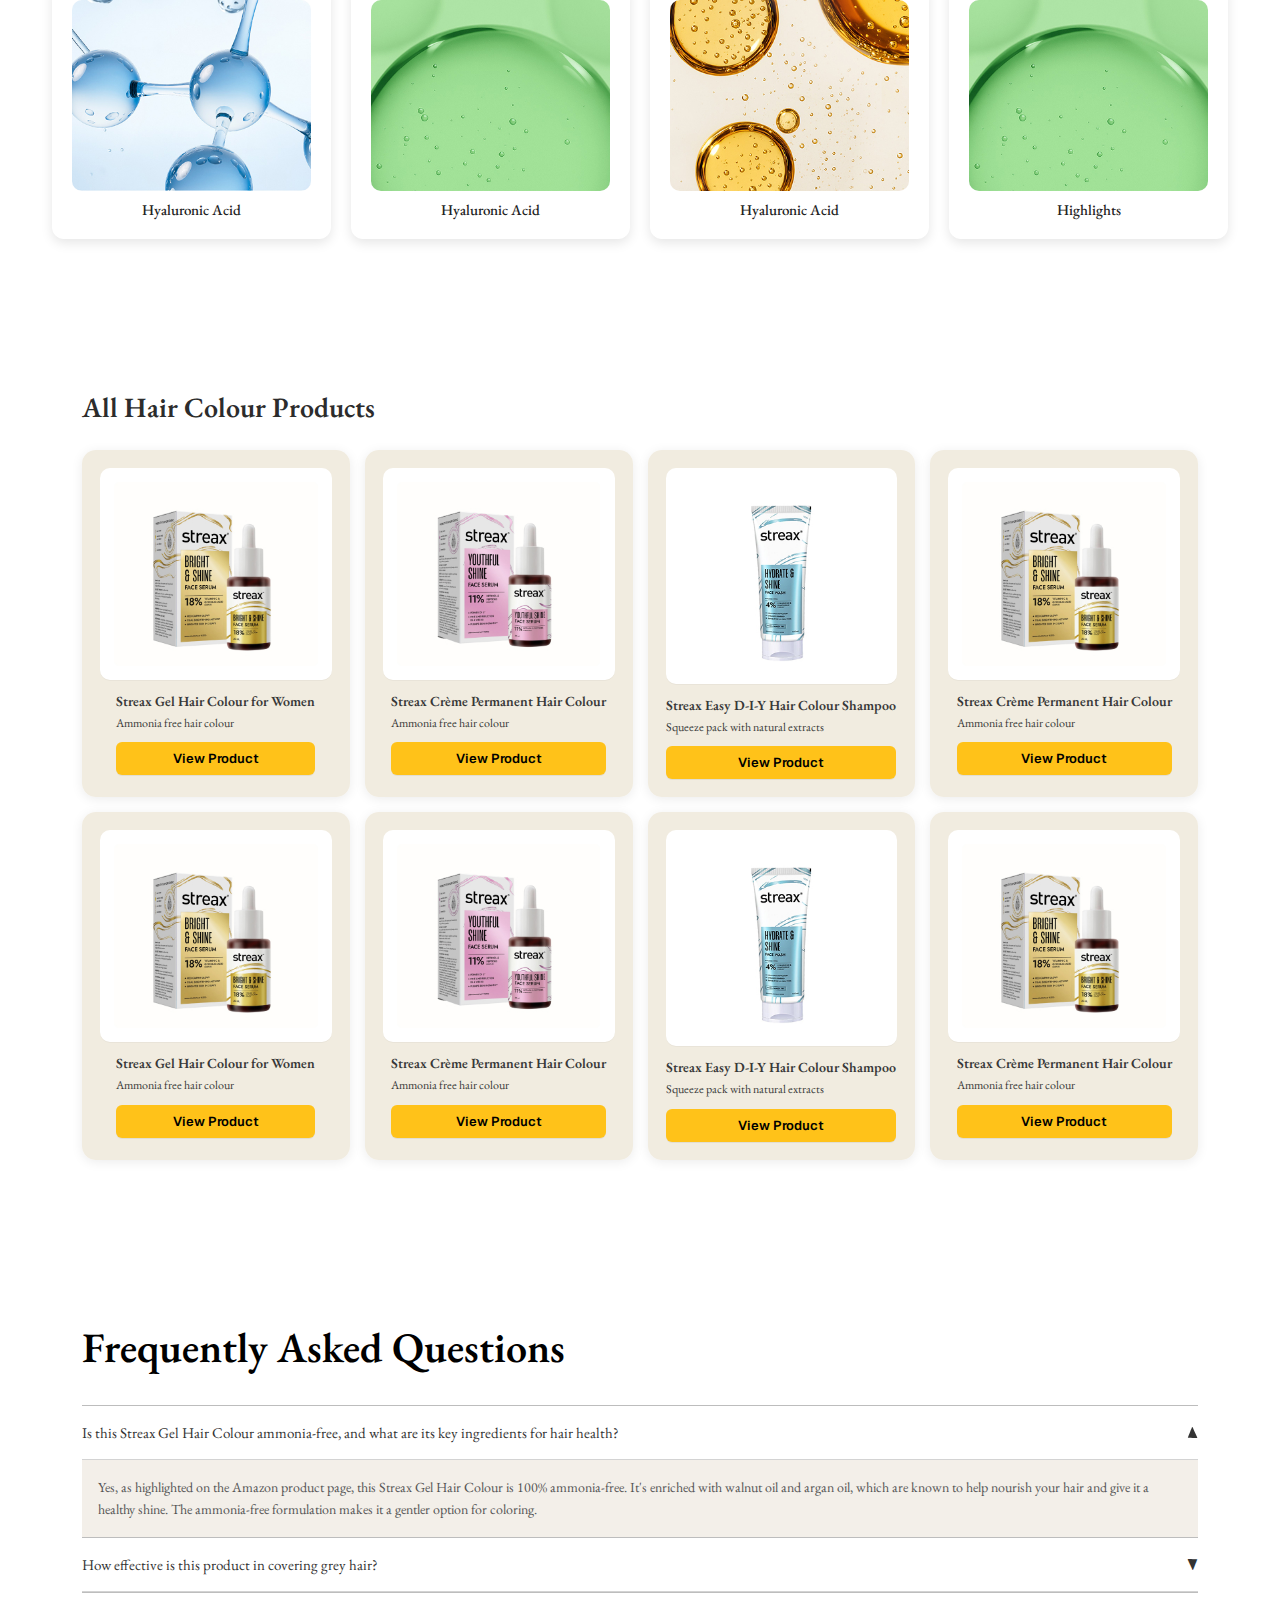
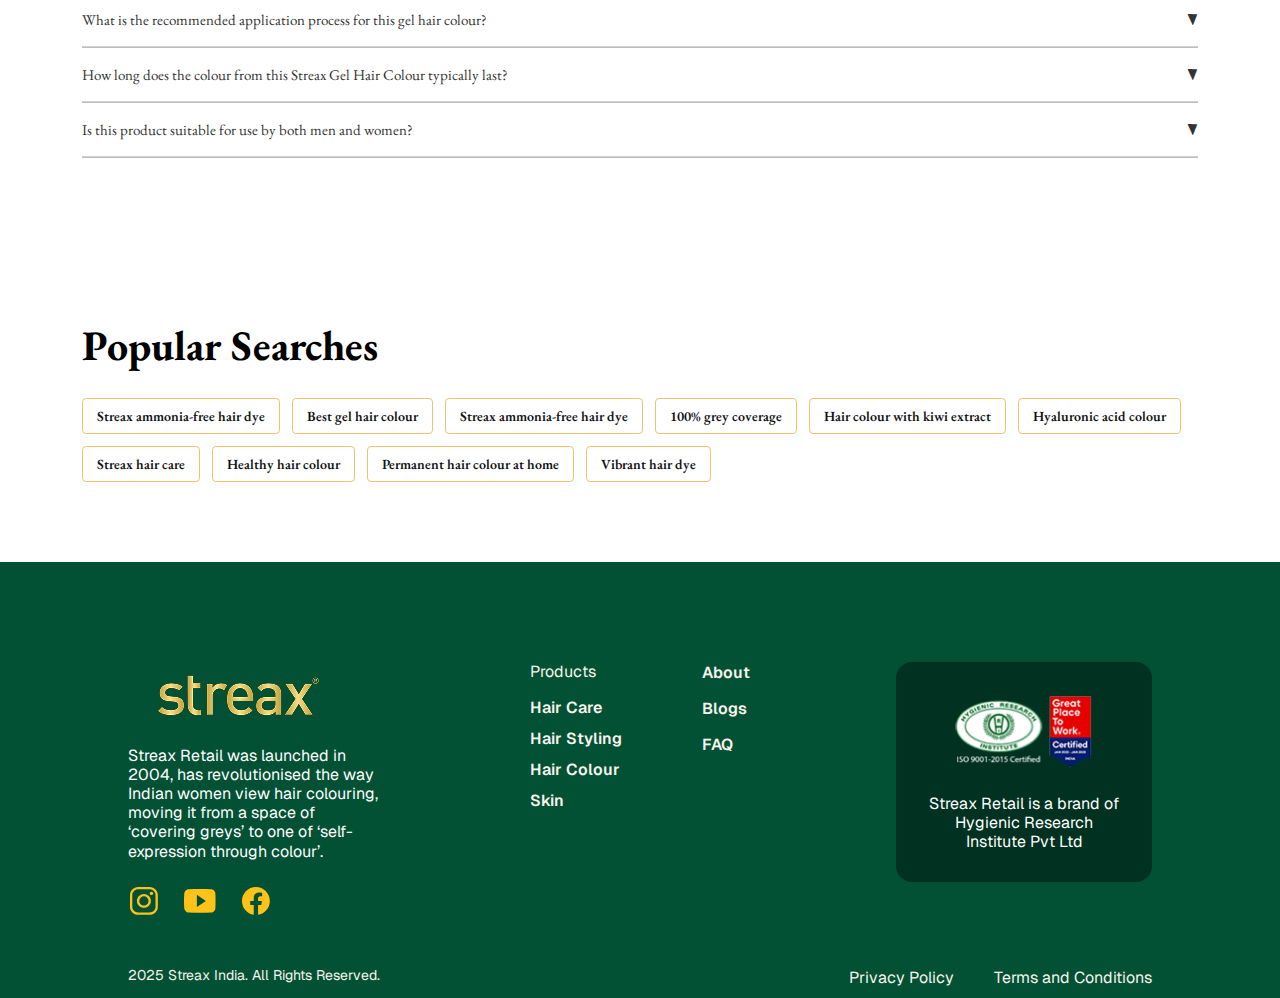
<file: category-skincare.html>
<!DOCTYPE html>
<html lang="en">

<head>
    <meta charset="UTF-8" />
    <meta name="viewport" content="width=device-width, initial-scale=1.0" />
    <title>Streax</title>
    <link rel="preconnect" href="https://fonts.googleapis.com" />
    <link rel="preconnect" href="https://fonts.gstatic.com" crossorigin />
    <link
        href="https://fonts.googleapis.com/css2?family=EB+Garamond:ital,wght@0,400..800;1,400..800&family=Geist:wght@100..900&display=swap"
        rel="stylesheet" />
    <link rel="stylesheet" href="https://cdn.jsdelivr.net/npm/swiper@11/swiper-bundle.min.css" />
    <link rel="stylesheet" href="./css/style.css" />
</head>

<body>

    <header>
        <div class="leftNav topNav">
            <div class="logo"><img src="./images/logo.svg" alt="logo"></div>
            <nav>
                <ul>
                    <li>
                        <a href="javascript:;">Hair Colour</a>
                        <div class="subMenuWrap">
                            <div class="subMenuContent">
                                <div class="submenuList">
                                    <ul>
                                        <li><a href="javascript:;">Lorem, ipsum dolor sit amet.</a></li>
                                        <li><a href="javascript:;">Lorem, ipsum dolor sit amet.</a></li>
                                        <li><a href="javascript:;">Lorem, ipsum dolor sit amet.</a></li>
                                    </ul>
                                    <a href="javascript:;">View All Products</a>
                                </div>
                                <div class="submenuThumb swiper mySwiper">
                                    <ul class="swiper-wrapper">
                                        <li class="swiper-slide">
                                            <a href="javascript:;">
                                                <img src="./images/demo-thumb.png" alt="submenu-thumb">
                                                <span>Hair Colour</span>
                                            </a>
                                        </li>
                                        <li class="swiper-slide">
                                            <a href="javascript:;">
                                                <img src="./images/demo-thumb.png" alt="submenu-thumb">
                                                <span>Hair Colour</span>
                                            </a>
                                        </li>
                                        <li class="swiper-slide">
                                            <a href="javascript:;">
                                                <img src="./images/demo-thumb.png" alt="submenu-thumb">
                                                <span>Hair Colour</span>
                                            </a>
                                        </li>
                                    </ul>
                                </div>
                            </div>
                        </div>
                    </li>
                    <li>
                        <a href="javascript:;">Hair Care</a>
                        <div class="subMenuWrap">
                            <div class="subMenuContent">
                                <div class="submenuList">
                                    <ul>
                                        <li><a href="javascript:;">Lorem, ipsum dolor sit amet1.</a></li>
                                        <li><a href="javascript:;">Lorem, ipsum dolor sit amet.</a></li>
                                        <li><a href="javascript:;">Lorem, ipsum dolor sit amet.</a></li>
                                    </ul>
                                    <a href="javascript:;">View All Products</a>
                                </div>
                                <div class="submenuThumb threeSlide">
                                    <ul>
                                        <li>
                                            <a href="javascript:;">
                                                <img src="./images/demo-thumb.png" alt="submenu-thumb">
                                                <span>Hair Colour</span>
                                            </a>
                                        </li>
                                        <li>
                                            <a href="javascript:;">
                                                <img src="./images/demo-thumb.png" alt="submenu-thumb">
                                                <span>Hair Colour</span>
                                            </a>
                                        </li>
                                        <li>
                                            <a href="javascript:;">
                                                <img src="./images/demo-thumb.png" alt="submenu-thumb">
                                                <span>Hair Colour</span>
                                            </a>
                                        </li>
                                    </ul>
                                </div>
                            </div>
                        </div>
                    </li>
                    <li>
                        <a href="javascript:;">Skin Care</a>
                        <div class="subMenuWrap">
                            <div class="subMenuContent">
                                <div class="submenuList">
                                    <ul>
                                        <li><a href="javascript:;">Lorem, ipsum dolor sit amet2.</a></li>
                                        <li><a href="javascript:;">Lorem, ipsum dolor sit amet.</a></li>
                                        <li><a href="javascript:;">Lorem, ipsum dolor sit amet.</a></li>
                                    </ul>
                                    <a href="javascript:;">View All Products</a>
                                </div>
                                <div class="submenuThumb threeSlide">
                                    <ul>
                                        <li>
                                            <a href="javascript:;">
                                                <img src="./images/demo-thumb.png" alt="submenu-thumb">
                                                <span>Hair Colour</span>
                                            </a>
                                        </li>
                                        <li>
                                            <a href="javascript:;">
                                                <img src="./images/demo-thumb.png" alt="submenu-thumb">
                                                <span>Hair Colour</span>
                                            </a>
                                        </li>
                                        <li>
                                            <a href="javascript:;">
                                                <img src="./images/demo-thumb.png" alt="submenu-thumb">
                                                <span>Hair Colour</span>
                                            </a>
                                        </li>
                                    </ul>
                                </div>
                            </div>
                        </div>
                    </li>
                    <li>
                        <a href="javascript:;">Hair Hub</a>
                        <div class="subMenuWrap">
                            <div class="subMenuContent">
                                <div class="submenuList">
                                    <ul>
                                        <li><a href="javascript:;">Lorem, ipsum dolor sit amet3.</a></li>
                                        <li><a href="javascript:;">Lorem, ipsum dolor sit amet.</a></li>
                                        <li><a href="javascript:;">Lorem, ipsum dolor sit amet.</a></li>
                                    </ul>
                                    <a href="javascript:;">View All Products</a>
                                </div>
                                <div class="submenuThumb threeSlide">
                                    <ul>
                                        <li>
                                            <a href="javascript:;">
                                                <img src="./images/demo-thumb.png" alt="submenu-thumb">
                                                <span>Hair Colour</span>
                                            </a>
                                        </li>
                                        <li>
                                            <a href="javascript:;">
                                                <img src="./images/demo-thumb.png" alt="submenu-thumb">
                                                <span>Hair Colour</span>
                                            </a>
                                        </li>
                                        <li>
                                            <a href="javascript:;">
                                                <img src="./images/demo-thumb.png" alt="submenu-thumb">
                                                <span>Hair Colour</span>
                                            </a>
                                        </li>
                                    </ul>
                                </div>
                            </div>
                        </div>
                    </li>
                    <li>
                        <a href="javascript:;" class="last">About Us</a>
                        <div class="subMenuWrap">
                            <div class="subMenuContent">
                                <div class="submenuList">
                                    <ul>
                                        <li><a href="javascript:;">Lorem, ipsum dolor sit amet4.</a></li>
                                        <li><a href="javascript:;">Lorem, ipsum dolor sit amet.</a></li>
                                        <li><a href="javascript:;">Lorem, ipsum dolor sit amet.</a></li>
                                    </ul>
                                    <a href="javascript:;">View All Products</a>
                                </div>
                                <div class="submenuThumb threeSlide">
                                    <ul>
                                        <li>
                                            <a href="javascript:;">
                                                <img src="./images/demo-thumb.png" alt="submenu-thumb">
                                                <span>Hair Colour</span>
                                            </a>
                                        </li>
                                        <li>
                                            <a href="javascript:;">
                                                <img src="./images/demo-thumb.png" alt="submenu-thumb">
                                                <span>Hair Colour</span>
                                            </a>
                                        </li>
                                        <li>
                                            <a href="javascript:;">
                                                <img src="./images/demo-thumb.png" alt="submenu-thumb">
                                                <span>Hair Colour</span>
                                            </a>
                                        </li>
                                    </ul>
                                </div>
                            </div>
                        </div>
                    </li>
                </ul>
            </nav>
        </div>
        <div class="rightNav topNav">
            <div class="navIcons">
                <span class="profileIcon">
                    <svg xmlns="http://www.w3.org/2000/svg" width="31" height="35" viewBox="0 0 31 35" fill="none">
                        <g clip-path="url(#clip0_1914_615)">
                            <path
                                d="M5.43445 26.5625V14.3116C5.43445 9.9151 8.67105 4.05225 15.4004 4.05225C22.1297 4.05225 25.3663 9.9151 25.3663 14.3116V20.6007"
                                stroke="white" stroke-width="1.15237" stroke-linecap="round" stroke-linejoin="round" />
                            <path d="M5.43457 28.9697V26.0396" stroke="white" stroke-width="1.15237"
                                stroke-linecap="round" stroke-linejoin="round" />
                            <path
                                d="M8.42273 12.8451C10.1018 10.742 12.6761 9.42529 15.3979 9.42529C18.1196 9.42529 20.6939 10.742 22.373 12.8451"
                                stroke="white" stroke-width="1.15237" stroke-linecap="round" stroke-linejoin="round" />
                            <path
                                d="M21.8765 19.1975C21.8765 20.5116 19.8223 25.5499 15.3982 25.5499C10.974 25.5499 8.91977 20.5116 8.91977 19.1975C8.91977 19.1975 6.92761 18.4338 6.92761 16.2673C6.92761 15.1079 7.74 14.8009 8.42302 14.8009V11.9951C8.42302 11.0894 8.72055 10.2142 9.27939 9.49114C10.7101 7.63411 12.3996 6.49756 15.3982 6.49756C17.8327 6.49756 20.0862 7.63411 21.5169 9.49114C22.0758 10.2142 22.3733 11.0894 22.3733 11.9951V14.8009C23.0537 14.8009 23.8687 15.1054 23.8687 16.2673C23.8687 18.4364 21.8765 19.1975 21.8765 19.1975Z"
                                stroke="white" stroke-width="1.15237" stroke-linecap="round" stroke-linejoin="round" />
                            <path d="M13.4052 21.6204C14.5539 22.6073 16.2537 22.5996 17.392 21.6001" stroke="white"
                                stroke-width="0.691421" stroke-linecap="round" stroke-linejoin="round" />
                            <path d="M18.8885 24.3198C18.8885 26.5473 20.3193 30.4364 25.3643 30.4364" stroke="white"
                                stroke-width="1.15237" stroke-linecap="round" stroke-linejoin="round" />
                            <path d="M11.9104 24.3198C11.9104 26.5473 10.4796 30.4364 5.43457 30.4364" stroke="white"
                                stroke-width="1.15237" stroke-linecap="round" stroke-linejoin="round" />
                            <path
                                d="M17.3934 16.5313C17.7738 16.9829 18.3222 17.2391 18.8966 17.2315C19.471 17.2239 20.0143 16.9524 20.3817 16.4907"
                                stroke="white" stroke-width="0.691421" stroke-linecap="round" stroke-linejoin="round" />
                            <path
                                d="M13.4061 16.5313C13.0258 16.9829 12.4773 17.2391 11.9029 17.2315C11.3285 17.2239 10.7852 16.9524 10.4178 16.4907"
                                stroke="white" stroke-width="0.691421" stroke-linecap="round" stroke-linejoin="round" />
                            <path
                                d="M25.8602 23.1068C24.3803 23.1068 23.868 22.2315 23.868 21.1533C23.868 22.2315 23.3532 23.1068 21.8759 23.1068C23.3557 23.1068 23.868 23.982 23.868 25.0602C23.868 23.982 24.3829 23.1068 25.8602 23.1068Z"
                                fill="white" stroke="white" stroke-width="0.230474" stroke-linejoin="round" />
                            <path
                                d="M27.8553 27.014C26.3754 27.014 25.8631 26.1387 25.8631 25.0605C25.8631 26.1387 25.3483 27.014 23.871 27.014C25.3509 27.014 25.8631 27.8892 25.8631 28.9674C25.8631 27.8892 26.378 27.014 27.8553 27.014Z"
                                fill="white" stroke="white" stroke-width="0.230474" stroke-linejoin="round" />
                            <path
                                d="M16.8988 6.63721C17.5146 6.87314 17.9182 7.4541 17.913 8.10102C17.9079 8.74794 17.4991 9.32636 16.8807 9.55214"
                                stroke="white" stroke-width="1.15237" stroke-linecap="round" stroke-linejoin="round" />
                            <path
                                d="M0.534577 4.8637C0.237047 4.8637 -0.000976562 4.62776 -0.000976562 4.33855V1.11157C-0.000976562 0.822361 0.239634 0.586426 0.534577 0.586426H4.7388C5.03633 0.586426 5.27435 0.822361 5.27435 1.11157C5.27435 1.40078 5.03374 1.63672 4.7388 1.63672H1.07272V4.33602C1.07272 4.62776 0.832106 4.86116 0.537164 4.86116L0.534577 4.8637Z"
                                fill="white" />
                            <path
                                d="M30.4635 4.8636C30.166 4.8636 29.928 4.62767 29.928 4.33846V1.63916H26.2593C25.9618 1.63916 25.7238 1.40322 25.7238 1.11401C25.7238 0.824802 25.9644 0.588867 26.2593 0.588867H30.4635C30.7611 0.588867 30.9991 0.824802 30.9991 1.11401V4.33846C30.9991 4.6302 30.7585 4.8636 30.4635 4.8636Z"
                                fill="white" />
                            <path
                                d="M4.9172 34.5864H0.555152C0.247274 34.5864 -0.00109863 34.3429 -0.00109863 34.041V30.6973C-0.00109863 30.3954 0.247274 30.1519 0.555152 30.1519C0.863031 30.1519 1.1114 30.3954 1.1114 30.6973V33.4955H4.9172C5.22507 33.4955 5.47345 33.7391 5.47345 34.041C5.47345 34.3429 5.22507 34.5864 4.9172 34.5864Z"
                                fill="white" />
                            <path
                                d="M30.4635 34.5862H26.2593C25.9618 34.5862 25.7238 34.3502 25.7238 34.061C25.7238 33.7718 25.9644 33.5359 26.2593 33.5359H29.928V30.8391C29.928 30.5474 30.1686 30.314 30.4635 30.314C30.7585 30.314 30.9991 30.5499 30.9991 30.8391V34.0636C30.9991 34.3553 30.7585 34.5887 30.4635 34.5887V34.5862Z"
                                fill="white" />
                        </g>
                        <defs>
                            <clipPath id="clip0_1914_615">
                                <rect width="31" height="34" fill="white"
                                    transform="translate(-0.000976562 0.586426)" />
                            </clipPath>
                        </defs>
                    </svg>
                </span>
                <span class="searchIcon">
                    <svg xmlns="http://www.w3.org/2000/svg" width="25" height="25" viewBox="0 0 25 25" fill="none">
                        <path
                            d="M22.5466 24.811L13.9894 16.2538C13.3103 16.7971 12.5292 17.2272 11.6464 17.5442C10.7635 17.8611 9.82399 18.0196 8.82791 18.0196C6.36035 18.0196 4.27198 17.165 2.5628 15.4558C0.853614 13.7466 -0.000976562 11.6583 -0.000976562 9.1907C-0.000976562 6.72314 0.853614 4.63477 2.5628 2.92559C4.27198 1.21641 6.36035 0.361816 8.82791 0.361816C11.2955 0.361816 13.3838 1.21641 15.093 2.92559C16.8022 4.63477 17.6568 6.72314 17.6568 9.1907C17.6568 10.1868 17.4983 11.1263 17.1814 12.0092C16.8645 12.892 16.4343 13.6731 15.891 14.3522L24.4482 22.9094L22.5466 24.811ZM8.82791 15.303C10.5258 15.303 11.969 14.7088 13.1575 13.5202C14.346 12.3317 14.9402 10.8886 14.9402 9.1907C14.9402 7.49284 14.346 6.04966 13.1575 4.86115C11.969 3.67265 10.5258 3.0784 8.82791 3.0784C7.13005 3.0784 5.68686 3.67265 4.49836 4.86115C3.30985 6.04966 2.7156 7.49284 2.7156 9.1907C2.7156 10.8886 3.30985 12.3317 4.49836 13.5202C5.68686 14.7088 7.13005 15.303 8.82791 15.303Z"
                            fill="white" />
                    </svg>
                </span>
            </div>
            <div class="brandButton">
                <a href="javascript:;">Get Your Hair Routine</a>
            </div>
        </div>
    </header>



    <section class="banner">
        <picture>
            <source media="(max-width: 768px)" srcset="your-image-mobile.png" />
            <img src="./images/skin-banner-edit 1.jpg" alt="Streax Hair Colour Banner" />
        </picture>
    </section>

    <section class="content-section section-padding">
        <nav class="breadcrumb">
            <a href="#">Home</a> <span>&gt;</span>
            <a href="#" class="active">Hair Colour</a>
        </nav>

        <div class="content">
            <p>
                Our Streax Skin range offers a complete skincare solution - designed to suit every skin type and
                concern. All our products are carefully formulated to bring out your skin’s natural radiance. Enriched
                with skin-loving ingredients like hyaluronic acid, niacinamide, and botanical extracts, our range
                enhances your skin’s appearance and also deeply nourishes and protects it.
            </p>
        </div>
    </section>

    <section class="shop-category section-padding">
        <div class="container">
            <h2 class="section-title">Shop By Category</h2>
            <div class="category-scroll">
                <div class="category-card">
                    <img src="./images/Frame 45742.jpg" alt="Crème Hair Colour" />
                    <p>Face wash</p>
                </div>
                <div class="category-card">
                    <img src="./images/Frame 45742 (1).jpg" alt="Gel Hair Colour" />
                    <p>Face wash</p>
                </div>
                <div class="category-card">
                    <img src="./images/Frame 45742.jpg" alt="Shampoo Hair Colour" />
                    <p>Face wash</p>
                </div>
                <div class="category-card">
                    <img src="./images/Frame 45742 (1).jpg" alt="Highlights" />
                    <p>Highlights</p>
                </div>
            </div>
        </div>
    </section>

    <section class="why-choose-us section-padding">
        <h2 class="title">Why Choose Us</h2>
        <div class="features">
            <div class="feature">
                <div class="icon">
                    <img src="./images/why-us-icon2.jpg" alt="Convenient" />
                </div>
                <p>Convenient</p>
            </div>

            <div class="feature">
                <div class="icon">
                    <img src="./images/why-us-icon1.jpg" alt="Affordable" />
                </div>
                <p>Affordable</p>
            </div>

            <div class="feature">
                <div class="icon">
                    <img src="./images/why-us-icon2.jpg" alt="Youth-Oriented" />
                </div>
                <p>Youth-Oriented</p>
            </div>

            <div class="feature">
                <div class="icon">
                    <img src="./images/why-us-icon1.jpg" alt="High-Performance" />
                </div>
                <p>High-Performance</p>
            </div>
        </div>
    </section>

    <section class="bestsellers section-padding">
        <div class="container">
            <div class="bestsellers-wrapper" role="list">
                <h2 class="bestsellers-heading">Bestsellers</h2>

                <div class="bestsellers-list">
                    <article class="product-card" role="listitem" aria-label="Streax Gel Hair Colour for Women">
                        <div class="product-card-media">
                            <picture>
                                <img src="./images/Frame 45472.jpg" alt="Streax Gel Hair Colour for Women" />
                            </picture>
                        </div>

                        <div class="product-card-body">
                            <h3 class="product-card-title">
                                Streax Gel Hair Colour for Women
                            </h3>
                            <p class="product-card-desc">Ammonia free hair colour</p>
                            <div class="product-card-action">
                                <button class="btn" type="button">View Product</button>
                            </div>
                        </div>
                    </article>

                    <article class="product-card" role="listitem" aria-label="Streax Crème Permanent Hair Colour">
                        <div class="product-card-media">
                            <picture>
                                <img src="./images/Frame 45472.jpg" alt="Streax Crème Permanent Hair Colour" />
                            </picture>
                        </div>

                        <div class="product-card-body">
                            <h3 class="product-card-title">
                                Streax Crème Permanent Hair Colour
                            </h3>
                            <p class="product-card-desc">Ammonia free hair colour</p>
                            <div class="product-card-action">
                                <button class="btn" type="button">View Product</button>
                            </div>
                        </div>
                    </article>

                    <article class="product-card" role="listitem" aria-label="Streax Easy D-I-Y Hair Colour Shampoo">
                        <div class="product-card-media">
                            <picture>
                                <img src="./images/Frame 45472.jpg" alt="Streax Easy D-I-Y Hair Colour Shampoo" />
                            </picture>
                        </div>

                        <div class="product-card-body">
                            <h3 class="product-card-title">
                                Streax Easy D-I-Y Hair Colour Shampoo
                            </h3>
                            <p class="product-card-desc">
                                Squeeze pack with natural extracts
                            </p>
                            <div class="product-card-action">
                                <button class="btn" type="button">View Product</button>
                            </div>
                        </div>
                    </article>

                    <article class="product-card" role="listitem" aria-label="Streax Crème Permanent Hair Colour pack">
                        <div class="product-card-media">
                            <picture>
                                <img src="./images/Frame 45472.jpg" alt="Streax Crème Permanent Hair Colour pack" />
                            </picture>
                        </div>

                        <div class="product-card-body">
                            <h3 class="product-card-title">
                                Streax Crème Permanent Hair Colour
                            </h3>
                            <p class="product-card-desc">Ammonia free hair colour</p>
                            <div class="product-card-action">
                                <button class="btn" type="button">View Product</button>
                            </div>
                        </div>
                    </article>
                </div>
            </div>
        </div>
    </section>


       <section class="shop-category section-padding">
        <div class="container">
            <h2 class="section-title">Shop By Skin Concern</h2>
            <div class="category-scroll">
                <div class="category-card">
                    <img src="./images/anti wrinkles.jpg" alt="Crème Hair Colour" />
                    <p>Dark Spots & Pigmentation</p>
                </div>
                <div class="category-card">
                    <img src="./images/anti wrinkles 1.jpg" alt="Gel Hair Colour" />
                    <p>Dark Spots & Pigmentation</p>
                </div>
                <div class="category-card">
                    <img src="./images/anti wrinkles.jpg" alt="Shampoo Hair Colour" />
                    <p>Dark Spots & Pigmentation</p>
                </div>
                <div class="category-card">
                    <img src="./images/anti wrinkles 1.jpg" alt="Highlights" />
                    <p>Highlights</p>
                </div>
            </div>
        </div>
    </section>

    <section class="virtual-tryon section-padding">
        <div class="virtual-container">
            <article class="vt-card try-on">
                <div class="vt-card-text">
                    <h3 class="vt-title">Virtual Hair Colour Try-On</h3>
                    <p class="vt-desc">
                        Test your new look before you commit. Virtually try on countless
                        hair colours with ease.
                    </p>
                    <a href="#" class="vt-btn">Try Now</a>
                </div>
                <div class="vt-card__image">
                    <img src="./images/virtual-1.jpg" alt="Virtual Hair Colour Try-On" />
                </div>
            </article>

            <article class="vt-card shade-picked">
                <div class="vt-card-text">
                    <h3 class="vt-title">Shade picked?</h3>
                    <p class="vt-desc">Now get the care right</p>
                    <a href="#" class="vt-btn vt-btn--outline">Check Out Our Blogs</a>
                </div>
                <div class="vt-card__image">
                    <img src="./images/virtual-2.jpg" alt="Shade Picked Model" />
                </div>
            </article>
        </div>
    </section>


           <section class="shop-category section-padding">
        <div class="container">
            <h2 class="section-title">Shop By Ingredients</h2>
            <div class="category-scroll">
                <div class="category-card">
                    <img src="./images/image 38.jpg" alt="Crème Hair Colour" />
                    <p>Hyaluronic Acid</p>
                </div>
                <div class="category-card">
                    <img src="./images/anti wrinkles 1 (1).jpg" alt="Gel Hair Colour" />
                    <p>Hyaluronic Acid</p>
                </div>
                <div class="category-card">
                    <img src="./images/dull skin 1.jpg" alt="Shampoo Hair Colour" />
                    <p>Hyaluronic Acid</p>
                </div>
                <div class="category-card">
                    <img src="./images/anti wrinkles 1 (1).jpg" alt="Highlights" />
                    <p>Highlights</p>
                </div>
            </div>
        </div>
    </section>

    <section class="product-list-wrapper section-padding">
        <div class="container">
            <h2 class="product-list-heading">All Hair Colour Products</h2>

            <div class="product-list">
                <article class="product-card" role="listitem" aria-label="Streax Gel Hair Colour for Women">
                    <div class="product-card-media">
                        <picture>
                            <img src="./images/Frame.jpg" alt="Streax Gel Hair Colour for Women" />
                        </picture>
                    </div>

                    <div class="product-card-body">
                        <h3 class="product-card-title">
                            Streax Gel Hair Colour for Women
                        </h3>
                        <p class="product-card-desc">Ammonia free hair colour</p>
                        <div class="product-card-action">
                            <button class="btn" type="button">View Product</button>
                        </div>
                    </div>
                </article>

                <article class="product-card" role="listitem" aria-label="Streax Crème Permanent Hair Colour">
                    <div class="product-card-media">
                        <picture>
                            <img src="./images/Frame(1).jpg" alt="Streax Crème Permanent Hair Colour" />
                        </picture>
                    </div>

                    <div class="product-card-body">
                        <h3 class="product-card-title">
                            Streax Crème Permanent Hair Colour
                        </h3>
                        <p class="product-card-desc">Ammonia free hair colour</p>
                        <div class="product-card-action">
                            <button class="btn" type="button">View Product</button>
                        </div>
                    </div>
                </article>

                <article class="product-card" role="listitem" aria-label="Streax Easy D-I-Y Hair Colour Shampoo">
                    <div class="product-card-media">
                        <picture>
                            <img src="./images/image 40.jpg" alt="Streax Easy D-I-Y Hair Colour Shampoo" />
                        </picture>
                    </div>

                    <div class="product-card-body">
                        <h3 class="product-card-title">
                            Streax Easy D-I-Y Hair Colour Shampoo
                        </h3>
                        <p class="product-card-desc">
                            Squeeze pack with natural extracts
                        </p>
                        <div class="product-card-action">
                            <button class="btn" type="button">View Product</button>
                        </div>
                    </div>
                </article>

                <article class="product-card" role="listitem" aria-label="Streax Crème Permanent Hair Colour pack">
                    <div class="product-card-media">
                        <picture>
                            <img src="./images/Frame.jpg" alt="Streax Crème Permanent Hair Colour pack" />
                        </picture>
                    </div>

                    <div class="product-card-body">
                        <h3 class="product-card-title">
                            Streax Crème Permanent Hair Colour
                        </h3>
                        <p class="product-card-desc">Ammonia free hair colour</p>
                        <div class="product-card-action">
                            <button class="btn" type="button">View Product</button>
                        </div>
                    </div>
                </article>

                <article class="product-card" role="listitem" aria-label="Streax Gel Hair Colour for Women">
                    <div class="product-card-media">
                        <picture>
                            <img src="./images/Frame.jpg" alt="Streax Gel Hair Colour for Women" />
                        </picture>
                    </div>

                    <div class="product-card-body">
                        <h3 class="product-card-title">
                            Streax Gel Hair Colour for Women
                        </h3>
                        <p class="product-card-desc">Ammonia free hair colour</p>
                        <div class="product-card-action">
                            <button class="btn" type="button">View Product</button>
                        </div>
                    </div>
                </article>

                <article class="product-card" role="listitem" aria-label="Streax Crème Permanent Hair Colour">
                    <div class="product-card-media">
                        <picture>
                            <img src="./images/Frame(1).jpg" alt="Streax Crème Permanent Hair Colour" />
                        </picture>
                    </div>

                    <div class="product-card-body">
                        <h3 class="product-card-title">
                            Streax Crème Permanent Hair Colour
                        </h3>
                        <p class="product-card-desc">Ammonia free hair colour</p>
                        <div class="product-card-action">
                            <button class="btn" type="button">View Product</button>
                        </div>
                    </div>
                </article>

                <article class="product-card" role="listitem" aria-label="Streax Easy D-I-Y Hair Colour Shampoo">
                    <div class="product-card-media">
                        <picture>
                            <img src="./images/image 40.jpg" alt="Streax Easy D-I-Y Hair Colour Shampoo" />
                        </picture>
                    </div>

                    <div class="product-card-body">
                        <h3 class="product-card-title">
                            Streax Easy D-I-Y Hair Colour Shampoo
                        </h3>
                        <p class="product-card-desc">
                            Squeeze pack with natural extracts
                        </p>
                        <div class="product-card-action">
                            <button class="btn" type="button">View Product</button>
                        </div>
                    </div>
                </article>

                <article class="product-card" role="listitem" aria-label="Streax Crème Permanent Hair Colour pack">
                    <div class="product-card-media">
                        <picture>
                            <img src="./images/Frame.jpg" alt="Streax Crème Permanent Hair Colour pack" />
                        </picture>
                    </div>

                    <div class="product-card-body">
                        <h3 class="product-card-title">
                            Streax Crème Permanent Hair Colour
                        </h3>
                        <p class="product-card-desc">Ammonia free hair colour</p>
                        <div class="product-card-action">
                            <button class="btn" type="button">View Product</button>
                        </div>
                    </div>
                </article>
            </div>
        </div>
    </section>

    <section class="faq-section section-padding">
        <div class="container">
            <h2 class="faq-title">Frequently Asked Questions</h2>

            <div class="faq-item active">
                <button class="faq-question">
                    Is this Streax Gel Hair Colour ammonia-free, and what are its key
                    ingredients for hair health?
                </button>
                <div class="faq-answer">
                    <p>
                        Yes, as highlighted on the Amazon product page, this Streax Gel Hair
                        Colour is 100% ammonia-free. It's enriched with walnut oil and argan
                        oil, which are known to help nourish your hair and give it a healthy
                        shine. The ammonia-free formulation makes it a gentler option for
                        coloring.
                    </p>
                </div>
            </div>

            <div class="faq-item">
                <button class="faq-question">
                    How effective is this product in covering grey hair?
                </button>
                <div class="faq-answer">
                    <p>
                        It provides excellent coverage for grey hair while leaving your hair
                        soft and shiny after application.
                    </p>
                </div>
            </div>

            <div class="faq-item">
                <button class="faq-question">
                    What is the recommended application process for this gel hair colour?
                </button>
                <div class="faq-answer">
                    <p>
                        Apply the gel evenly on clean, dry hair using gloves. Leave it for
                        30 minutes and rinse thoroughly with water. Follow with conditioner
                        for best results.
                    </p>
                </div>
            </div>

            <div class="faq-item">
                <button class="faq-question">
                    How long does the colour from this Streax Gel Hair Colour typically
                    last?
                </button>
                <div class="faq-answer">
                    <p>
                        The colour typically lasts up to 4–6 weeks depending on hair type,
                        exposure to sunlight, and washing frequency.
                    </p>
                </div>
            </div>

            <div class="faq-item">
                <button class="faq-question">
                    Is this product suitable for use by both men and women?
                </button>
                <div class="faq-answer">
                    <p>
                        Yes, this product is suitable for both men and women who want
                        natural-looking colour and shine.
                    </p>
                </div>
            </div>

        </div>
    </section>

    <section class="popular-searches section-padding">

        <div class="container">
            <h2>Popular Searches</h2>
            <div class="search-tags">
                <a href="#" class="tag">Streax ammonia-free hair dye</a>
                <a href="#" class="tag">Best gel hair colour</a>
                <a href="#" class="tag">Streax ammonia-free hair dye</a>
                <a href="#" class="tag">100% grey coverage</a>
                <a href="#" class="tag">Hair colour with kiwi extract</a>
                <a href="#" class="tag">Hyaluronic acid colour</a>
                <a href="#" class="tag">Streax hair care</a>
                <a href="#" class="tag">Healthy hair colour</a>
                <a href="#" class="tag">Permanent hair colour at home</a>
                <a href="#" class="tag">Vibrant hair dye</a>
            </div>
        </div>

    </section>

    <footer>

        <div class="topWrapper">
            <div class="footer_container">

                <div class="leftWrapper">
                    <img src="./images/streax-logo-golden.png" alt="logo" class="img-fluid ft_logo">
                    <p class="geist text-white ft_descp">
                        Streax Retail was launched in 2004, has revolutionised the way Indian women view hair colouring,
                        moving it from a space of ‘covering greys’ to one of ‘self-expression through colour’.
                    </p>
                    <div class="ft-social-icons desktop">
                        <img src="./images/instaram-golden.svg" alt="" class="img-fluid">
                        <img src="./images/yt-golden.svg" alt="" class="img-fluid">
                        <img src="./images/fb-golden.svg" alt="" class="img-fluid">
                    </div>
                </div>

                <div class="centerWrapper">
                    <div class="leftList">
                        <p>Products</p>
                        <ul>
                            <li><a href="#">Hair Care</a></li>
                            <li><a href="#">Hair Styling</a></li>
                            <li><a href="#">Hair Colour</a></li>
                            <li><a href="#">Skin</a></li>
                        </ul>
                    </div>
                    <div class="rightList">
                        <ul>
                            <li><a href="#">About</a></li>
                            <li><a href="#">Blogs</a></li>
                            <li><a href="#">FAQ</a></li>
                        </ul>
                    </div>
                    <div class="ft-social-icons mobile">
                        <img src="./images/instaram-golden.svg" alt="" class="img-fluid">
                        <img src="./images/yt-golden.svg" alt="" class="img-fluid">
                        <img src="./images/fb-golden.svg" alt="" class="img-fluid">
                    </div>
                </div>

                <div class="rightWrapper">
                    <div class="greatPlace">
                        <img src="./images/great-place-to-work.png" alt="" class="img-fluid" width="144" height="78">
                        <p class="geist text-white text-center">
                            Streax Retail is a brand of Hygienic Research Institute Pvt Ltd
                        </p>
                    </div>
                </div>

            </div> <!-- footer_container -->
        </div> <!-- topWrapper -->
        <div class="fixWrapper">
            <div class="wrapElement">
                <img src="./images/categories-icon.svg" alt="" class="img-fluid">
                <span>Categories</span>
            </div>
            <div class="wrapElement">
                <img src="./images/hair-hub-icon.svg" alt="" class="img-fluid">
                <span>Hair Hub</span>
            </div>
            <div class="wrapElement">
                <img src="./images/try-on-icon.svg" alt="" class="img-fluid">
                <span>Try On</span>
            </div>
            <div class="wrapElement">
                <img src="./images/hair-routine-icon.svg" alt="" class="img-fluid">
                <span>Hair Routine</span>
            </div>
        </div>
        <div class="bottomWrapper">
            <div class="footer_container">
                <p class="tnc geist">2025 Streax India. All Rights Reserved.</p>
                <ul class="listLinks">
                    <li><a href="#" class="geist">Privacy Policy</a></li>
                    <li><a href="#" class="geist">Terms and Conditions</a></li>
                </ul>
            </div>
        </div>
    </footer>

</body>
<script src="https://cdn.jsdelivr.net/npm/swiper@11/swiper-bundle.min.js"></script>
<script src="./js/main.js"></script>

</html>
</file>
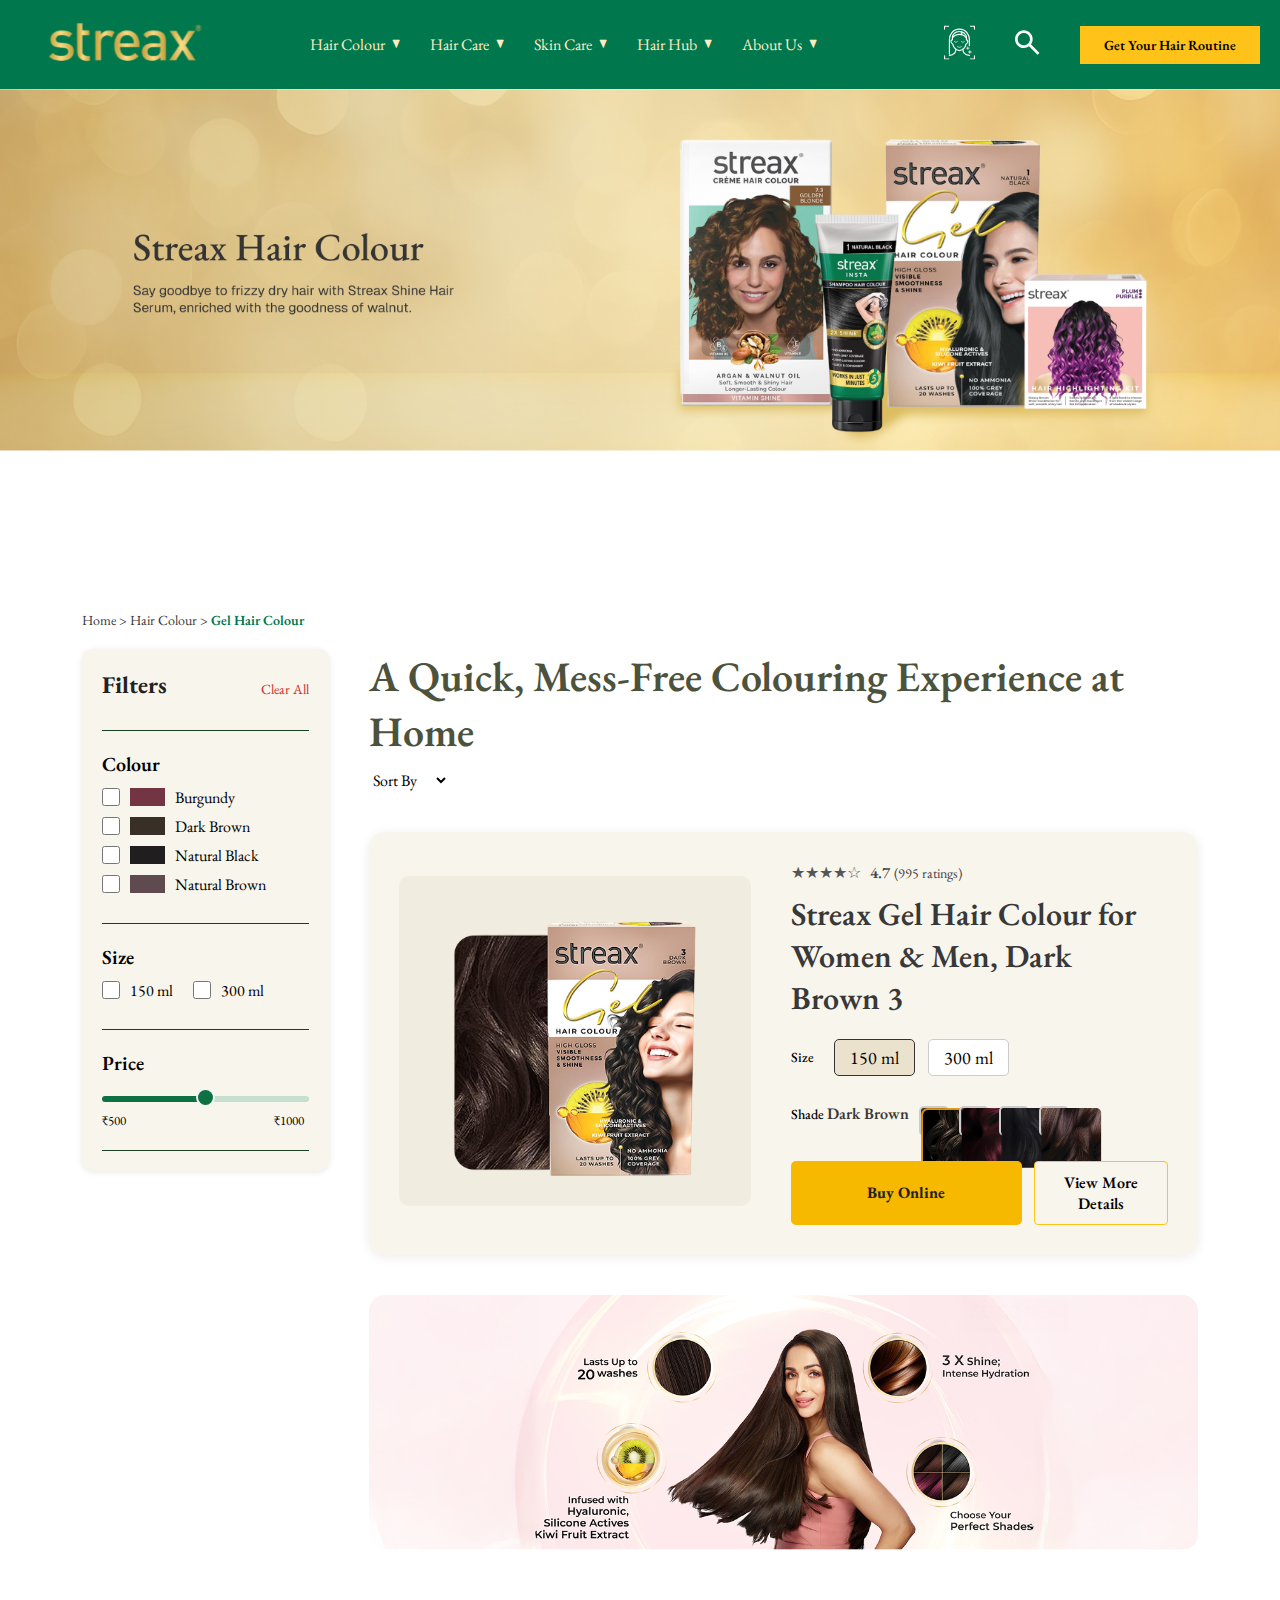
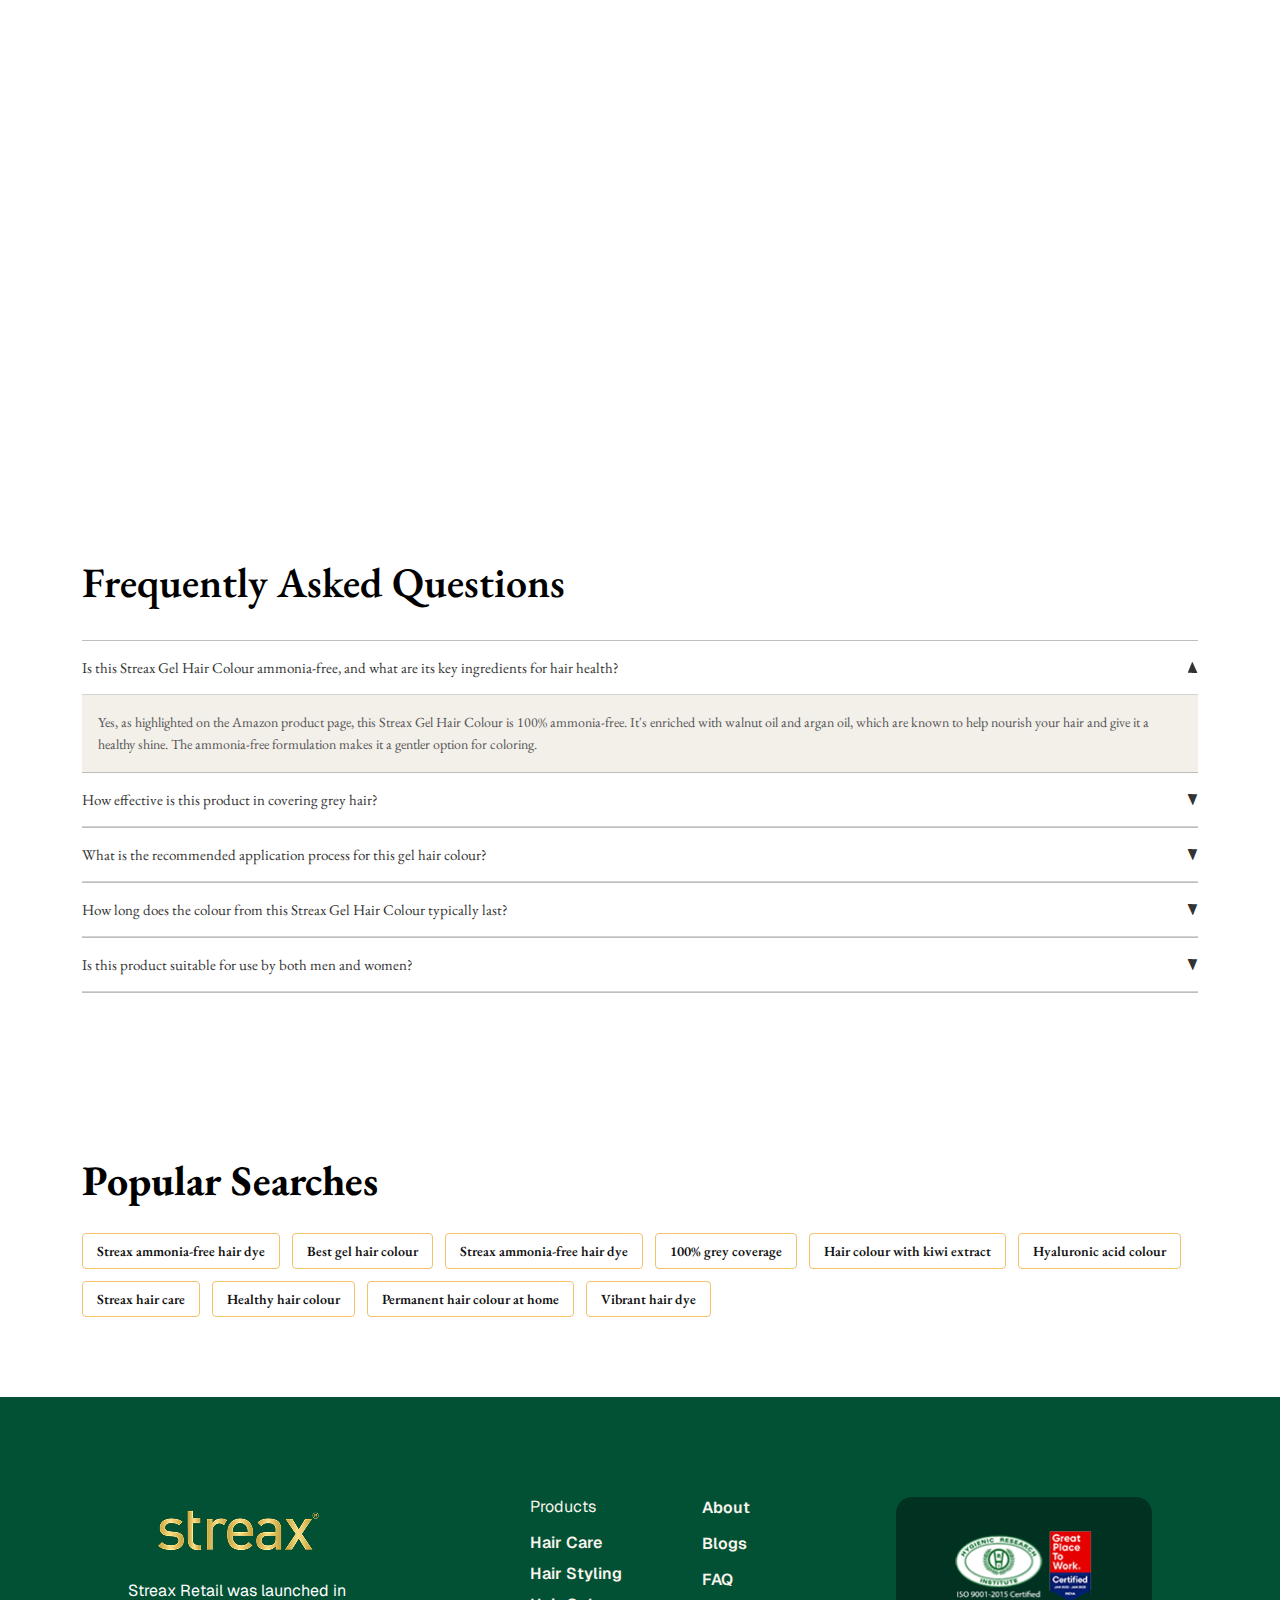
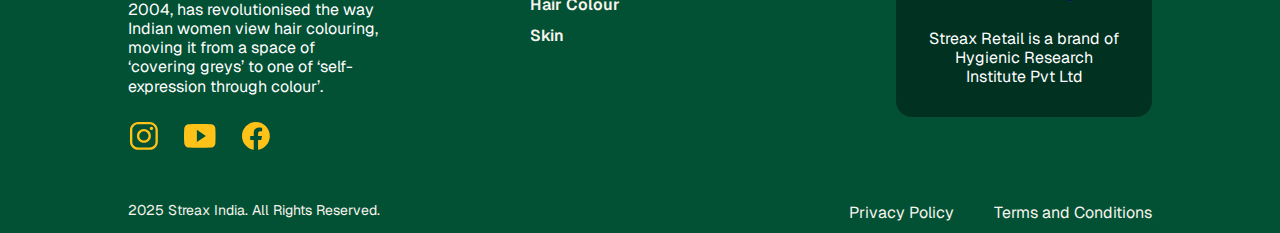
<file: color-listing.html>
<!DOCTYPE html>
<html lang="en">

<head>
    <meta charset="UTF-8" />
    <meta name="viewport" content="width=device-width, initial-scale=1.0" />
    <title>Streax</title>
    <link rel="preconnect" href="https://fonts.googleapis.com" />
    <link rel="preconnect" href="https://fonts.gstatic.com" crossorigin />
    <link
        href="https://fonts.googleapis.com/css2?family=EB+Garamond:ital,wght@0,400..800;1,400..800&family=Geist:wght@100..900&display=swap"
        rel="stylesheet" />
    <link rel="stylesheet" href="https://cdn.jsdelivr.net/npm/swiper@11/swiper-bundle.min.css" />
    <link rel="stylesheet" href="./css/style.css" />
</head>

<body>
    <header>
        <div class="leftNav topNav">
            <div class="logo"><img src="./images/logo.svg" alt="logo" /></div>
            <nav>
                <ul>
                    <li>
                        <a href="javascript:;">Hair Colour</a>
                        <div class="subMenuWrap">
                            <div class="subMenuContent">
                                <div class="submenuList">
                                    <ul>
                                        <li>
                                            <a href="javascript:;">Lorem, ipsum dolor sit amet.</a>
                                        </li>
                                        <li>
                                            <a href="javascript:;">Lorem, ipsum dolor sit amet.</a>
                                        </li>
                                        <li>
                                            <a href="javascript:;">Lorem, ipsum dolor sit amet.</a>
                                        </li>
                                    </ul>
                                    <a href="javascript:;">View All Products</a>
                                </div>
                                <div class="submenuThumb swiper mySwiper">
                                    <ul class="swiper-wrapper">
                                        <li class="swiper-slide">
                                            <a href="javascript:;">
                                                <img src="./images/demo-thumb.png" alt="submenu-thumb" />
                                                <span>Hair Colour</span>
                                            </a>
                                        </li>
                                        <li class="swiper-slide">
                                            <a href="javascript:;">
                                                <img src="./images/demo-thumb.png" alt="submenu-thumb" />
                                                <span>Hair Colour</span>
                                            </a>
                                        </li>
                                        <li class="swiper-slide">
                                            <a href="javascript:;">
                                                <img src="./images/demo-thumb.png" alt="submenu-thumb" />
                                                <span>Hair Colour</span>
                                            </a>
                                        </li>
                                    </ul>
                                </div>
                            </div>
                        </div>
                    </li>
                    <li>
                        <a href="javascript:;">Hair Care</a>
                        <div class="subMenuWrap">
                            <div class="subMenuContent">
                                <div class="submenuList">
                                    <ul>
                                        <li>
                                            <a href="javascript:;">Lorem, ipsum dolor sit amet1.</a>
                                        </li>
                                        <li>
                                            <a href="javascript:;">Lorem, ipsum dolor sit amet.</a>
                                        </li>
                                        <li>
                                            <a href="javascript:;">Lorem, ipsum dolor sit amet.</a>
                                        </li>
                                    </ul>
                                    <a href="javascript:;">View All Products</a>
                                </div>
                                <div class="submenuThumb threeSlide">
                                    <ul>
                                        <li>
                                            <a href="javascript:;">
                                                <img src="./images/demo-thumb.png" alt="submenu-thumb" />
                                                <span>Hair Colour</span>
                                            </a>
                                        </li>
                                        <li>
                                            <a href="javascript:;">
                                                <img src="./images/demo-thumb.png" alt="submenu-thumb" />
                                                <span>Hair Colour</span>
                                            </a>
                                        </li>
                                        <li>
                                            <a href="javascript:;">
                                                <img src="./images/demo-thumb.png" alt="submenu-thumb" />
                                                <span>Hair Colour</span>
                                            </a>
                                        </li>
                                    </ul>
                                </div>
                            </div>
                        </div>
                    </li>
                    <li>
                        <a href="javascript:;">Skin Care</a>
                        <div class="subMenuWrap">
                            <div class="subMenuContent">
                                <div class="submenuList">
                                    <ul>
                                        <li>
                                            <a href="javascript:;">Lorem, ipsum dolor sit amet2.</a>
                                        </li>
                                        <li>
                                            <a href="javascript:;">Lorem, ipsum dolor sit amet.</a>
                                        </li>
                                        <li>
                                            <a href="javascript:;">Lorem, ipsum dolor sit amet.</a>
                                        </li>
                                    </ul>
                                    <a href="javascript:;">View All Products</a>
                                </div>
                                <div class="submenuThumb threeSlide">
                                    <ul>
                                        <li>
                                            <a href="javascript:;">
                                                <img src="./images/demo-thumb.png" alt="submenu-thumb" />
                                                <span>Hair Colour</span>
                                            </a>
                                        </li>
                                        <li>
                                            <a href="javascript:;">
                                                <img src="./images/demo-thumb.png" alt="submenu-thumb" />
                                                <span>Hair Colour</span>
                                            </a>
                                        </li>
                                        <li>
                                            <a href="javascript:;">
                                                <img src="./images/demo-thumb.png" alt="submenu-thumb" />
                                                <span>Hair Colour</span>
                                            </a>
                                        </li>
                                    </ul>
                                </div>
                            </div>
                        </div>
                    </li>
                    <li>
                        <a href="javascript:;">Hair Hub</a>
                        <div class="subMenuWrap">
                            <div class="subMenuContent">
                                <div class="submenuList">
                                    <ul>
                                        <li>
                                            <a href="javascript:;">Lorem, ipsum dolor sit amet3.</a>
                                        </li>
                                        <li>
                                            <a href="javascript:;">Lorem, ipsum dolor sit amet.</a>
                                        </li>
                                        <li>
                                            <a href="javascript:;">Lorem, ipsum dolor sit amet.</a>
                                        </li>
                                    </ul>
                                    <a href="javascript:;">View All Products</a>
                                </div>
                                <div class="submenuThumb threeSlide">
                                    <ul>
                                        <li>
                                            <a href="javascript:;">
                                                <img src="./images/demo-thumb.png" alt="submenu-thumb" />
                                                <span>Hair Colour</span>
                                            </a>
                                        </li>
                                        <li>
                                            <a href="javascript:;">
                                                <img src="./images/demo-thumb.png" alt="submenu-thumb" />
                                                <span>Hair Colour</span>
                                            </a>
                                        </li>
                                        <li>
                                            <a href="javascript:;">
                                                <img src="./images/demo-thumb.png" alt="submenu-thumb" />
                                                <span>Hair Colour</span>
                                            </a>
                                        </li>
                                    </ul>
                                </div>
                            </div>
                        </div>
                    </li>
                    <li>
                        <a href="javascript:;" class="last">About Us</a>
                        <div class="subMenuWrap">
                            <div class="subMenuContent">
                                <div class="submenuList">
                                    <ul>
                                        <li>
                                            <a href="javascript:;">Lorem, ipsum dolor sit amet4.</a>
                                        </li>
                                        <li>
                                            <a href="javascript:;">Lorem, ipsum dolor sit amet.</a>
                                        </li>
                                        <li>
                                            <a href="javascript:;">Lorem, ipsum dolor sit amet.</a>
                                        </li>
                                    </ul>
                                    <a href="javascript:;">View All Products</a>
                                </div>
                                <div class="submenuThumb threeSlide">
                                    <ul>
                                        <li>
                                            <a href="javascript:;">
                                                <img src="./images/demo-thumb.png" alt="submenu-thumb" />
                                                <span>Hair Colour</span>
                                            </a>
                                        </li>
                                        <li>
                                            <a href="javascript:;">
                                                <img src="./images/demo-thumb.png" alt="submenu-thumb" />
                                                <span>Hair Colour</span>
                                            </a>
                                        </li>
                                        <li>
                                            <a href="javascript:;">
                                                <img src="./images/demo-thumb.png" alt="submenu-thumb" />
                                                <span>Hair Colour</span>
                                            </a>
                                        </li>
                                    </ul>
                                </div>
                            </div>
                        </div>
                    </li>
                </ul>
            </nav>
        </div>
        <div class="rightNav topNav">
            <div class="navIcons">
                <span class="profileIcon">
                    <svg xmlns="http://www.w3.org/2000/svg" width="31" height="35" viewBox="0 0 31 35" fill="none">
                        <g clip-path="url(#clip0_1914_615)">
                            <path
                                d="M5.43445 26.5625V14.3116C5.43445 9.9151 8.67105 4.05225 15.4004 4.05225C22.1297 4.05225 25.3663 9.9151 25.3663 14.3116V20.6007"
                                stroke="white" stroke-width="1.15237" stroke-linecap="round" stroke-linejoin="round" />
                            <path d="M5.43457 28.9697V26.0396" stroke="white" stroke-width="1.15237"
                                stroke-linecap="round" stroke-linejoin="round" />
                            <path
                                d="M8.42273 12.8451C10.1018 10.742 12.6761 9.42529 15.3979 9.42529C18.1196 9.42529 20.6939 10.742 22.373 12.8451"
                                stroke="white" stroke-width="1.15237" stroke-linecap="round" stroke-linejoin="round" />
                            <path
                                d="M21.8765 19.1975C21.8765 20.5116 19.8223 25.5499 15.3982 25.5499C10.974 25.5499 8.91977 20.5116 8.91977 19.1975C8.91977 19.1975 6.92761 18.4338 6.92761 16.2673C6.92761 15.1079 7.74 14.8009 8.42302 14.8009V11.9951C8.42302 11.0894 8.72055 10.2142 9.27939 9.49114C10.7101 7.63411 12.3996 6.49756 15.3982 6.49756C17.8327 6.49756 20.0862 7.63411 21.5169 9.49114C22.0758 10.2142 22.3733 11.0894 22.3733 11.9951V14.8009C23.0537 14.8009 23.8687 15.1054 23.8687 16.2673C23.8687 18.4364 21.8765 19.1975 21.8765 19.1975Z"
                                stroke="white" stroke-width="1.15237" stroke-linecap="round" stroke-linejoin="round" />
                            <path d="M13.4052 21.6204C14.5539 22.6073 16.2537 22.5996 17.392 21.6001" stroke="white"
                                stroke-width="0.691421" stroke-linecap="round" stroke-linejoin="round" />
                            <path d="M18.8885 24.3198C18.8885 26.5473 20.3193 30.4364 25.3643 30.4364" stroke="white"
                                stroke-width="1.15237" stroke-linecap="round" stroke-linejoin="round" />
                            <path d="M11.9104 24.3198C11.9104 26.5473 10.4796 30.4364 5.43457 30.4364" stroke="white"
                                stroke-width="1.15237" stroke-linecap="round" stroke-linejoin="round" />
                            <path
                                d="M17.3934 16.5313C17.7738 16.9829 18.3222 17.2391 18.8966 17.2315C19.471 17.2239 20.0143 16.9524 20.3817 16.4907"
                                stroke="white" stroke-width="0.691421" stroke-linecap="round" stroke-linejoin="round" />
                            <path
                                d="M13.4061 16.5313C13.0258 16.9829 12.4773 17.2391 11.9029 17.2315C11.3285 17.2239 10.7852 16.9524 10.4178 16.4907"
                                stroke="white" stroke-width="0.691421" stroke-linecap="round" stroke-linejoin="round" />
                            <path
                                d="M25.8602 23.1068C24.3803 23.1068 23.868 22.2315 23.868 21.1533C23.868 22.2315 23.3532 23.1068 21.8759 23.1068C23.3557 23.1068 23.868 23.982 23.868 25.0602C23.868 23.982 24.3829 23.1068 25.8602 23.1068Z"
                                fill="white" stroke="white" stroke-width="0.230474" stroke-linejoin="round" />
                            <path
                                d="M27.8553 27.014C26.3754 27.014 25.8631 26.1387 25.8631 25.0605C25.8631 26.1387 25.3483 27.014 23.871 27.014C25.3509 27.014 25.8631 27.8892 25.8631 28.9674C25.8631 27.8892 26.378 27.014 27.8553 27.014Z"
                                fill="white" stroke="white" stroke-width="0.230474" stroke-linejoin="round" />
                            <path
                                d="M16.8988 6.63721C17.5146 6.87314 17.9182 7.4541 17.913 8.10102C17.9079 8.74794 17.4991 9.32636 16.8807 9.55214"
                                stroke="white" stroke-width="1.15237" stroke-linecap="round" stroke-linejoin="round" />
                            <path
                                d="M0.534577 4.8637C0.237047 4.8637 -0.000976562 4.62776 -0.000976562 4.33855V1.11157C-0.000976562 0.822361 0.239634 0.586426 0.534577 0.586426H4.7388C5.03633 0.586426 5.27435 0.822361 5.27435 1.11157C5.27435 1.40078 5.03374 1.63672 4.7388 1.63672H1.07272V4.33602C1.07272 4.62776 0.832106 4.86116 0.537164 4.86116L0.534577 4.8637Z"
                                fill="white" />
                            <path
                                d="M30.4635 4.8636C30.166 4.8636 29.928 4.62767 29.928 4.33846V1.63916H26.2593C25.9618 1.63916 25.7238 1.40322 25.7238 1.11401C25.7238 0.824802 25.9644 0.588867 26.2593 0.588867H30.4635C30.7611 0.588867 30.9991 0.824802 30.9991 1.11401V4.33846C30.9991 4.6302 30.7585 4.8636 30.4635 4.8636Z"
                                fill="white" />
                            <path
                                d="M4.9172 34.5864H0.555152C0.247274 34.5864 -0.00109863 34.3429 -0.00109863 34.041V30.6973C-0.00109863 30.3954 0.247274 30.1519 0.555152 30.1519C0.863031 30.1519 1.1114 30.3954 1.1114 30.6973V33.4955H4.9172C5.22507 33.4955 5.47345 33.7391 5.47345 34.041C5.47345 34.3429 5.22507 34.5864 4.9172 34.5864Z"
                                fill="white" />
                            <path
                                d="M30.4635 34.5862H26.2593C25.9618 34.5862 25.7238 34.3502 25.7238 34.061C25.7238 33.7718 25.9644 33.5359 26.2593 33.5359H29.928V30.8391C29.928 30.5474 30.1686 30.314 30.4635 30.314C30.7585 30.314 30.9991 30.5499 30.9991 30.8391V34.0636C30.9991 34.3553 30.7585 34.5887 30.4635 34.5887V34.5862Z"
                                fill="white" />
                        </g>
                        <defs>
                            <clipPath id="clip0_1914_615">
                                <rect width="31" height="34" fill="white"
                                    transform="translate(-0.000976562 0.586426)" />
                            </clipPath>
                        </defs>
                    </svg>
                </span>
                <span class="searchIcon">
                    <svg xmlns="http://www.w3.org/2000/svg" width="25" height="25" viewBox="0 0 25 25" fill="none">
                        <path
                            d="M22.5466 24.811L13.9894 16.2538C13.3103 16.7971 12.5292 17.2272 11.6464 17.5442C10.7635 17.8611 9.82399 18.0196 8.82791 18.0196C6.36035 18.0196 4.27198 17.165 2.5628 15.4558C0.853614 13.7466 -0.000976562 11.6583 -0.000976562 9.1907C-0.000976562 6.72314 0.853614 4.63477 2.5628 2.92559C4.27198 1.21641 6.36035 0.361816 8.82791 0.361816C11.2955 0.361816 13.3838 1.21641 15.093 2.92559C16.8022 4.63477 17.6568 6.72314 17.6568 9.1907C17.6568 10.1868 17.4983 11.1263 17.1814 12.0092C16.8645 12.892 16.4343 13.6731 15.891 14.3522L24.4482 22.9094L22.5466 24.811ZM8.82791 15.303C10.5258 15.303 11.969 14.7088 13.1575 13.5202C14.346 12.3317 14.9402 10.8886 14.9402 9.1907C14.9402 7.49284 14.346 6.04966 13.1575 4.86115C11.969 3.67265 10.5258 3.0784 8.82791 3.0784C7.13005 3.0784 5.68686 3.67265 4.49836 4.86115C3.30985 6.04966 2.7156 7.49284 2.7156 9.1907C2.7156 10.8886 3.30985 12.3317 4.49836 13.5202C5.68686 14.7088 7.13005 15.303 8.82791 15.303Z"
                            fill="white" />
                    </svg>
                </span>
            </div>
            <div class="brandButton">
                <a href="javascript:;">Get Your Hair Routine</a>
            </div>
        </div>
    </header>

    <section class="banner">
        <picture>
            <source media="(max-width: 768px)" srcset="your-image-mobile.png" />
            <img src="./images/listing-banner.jpg" alt="Streax Hair Colour Banner" />
        </picture>
    </section>


    <section class="section-padding">

        <div class="container">
            <div class="page-container">
                <!-- Breadcrumb -->
                <nav class="breadcrumb">
                    Home > Hair Colour > <span>Gel Hair Colour</span>
                </nav>

                <div class="content">
                    <!-- Filters Sidebar -->
                    <aside class="sidebar">
                        <div class="filters-header">
                            <h3>Filters</h3>
                            <button class="clear-btn" id="clearAllDesktop">Clear All</button>
                        </div>

                        <div class="filter-group">
                            <h4>Colour</h4>
                            <label><input type="checkbox" class="category-filter" /><span
                                    style="background-color: #733444"></span>
                                Burgundy</label>
                            <label><input type="checkbox" class="category-filter" /><span
                                    style="background-color: #383027"></span>
                                Dark Brown</label>
                            <label><input type="checkbox" class="category-filter" /><span
                                    style="background-color: #201e1f"></span>
                                Natural Black</label>
                            <label><input type="checkbox" class="category-filter" /><span
                                    style="background-color: #5f4a4f"></span>
                                Natural Brown</label>
                        </div>

                        <div class="filter-group">
                            <h4>Size</h4>
                            <div class="size-options1">
                                <label><input type="checkbox" name="size" class="size-filter" /> 150
                                    ml</label>
                                <label><input type="checkbox" name="size" class="size-filter" /> 300
                                    ml</label>
                            </div>
                        </div>

                        <div class="filter-group">
                            <h4>Price</h4>
                            <input id="priceRangeDesktop" type="range" min="0" max="1000" value="500" />
                            <div class="price-range">
                                <span id="priceValueDesktop">₹500</span>
                                <span>₹1000</span>
                            </div>
                        </div>
                    </aside>

                    <!-- Product Section -->
                    <main class="product-section">
                        <div class="product-section-header">
                            <h2 class="page-title">
                                A Quick, Mess-Free Colouring Experience at Home
                            </h2>
                            <div class="filter-sort">
                                <div id="filterBtn" class="filter-button">
                                    Filters <img src="./images/filter.png" />
                                </div>

                                <!-- Filter Popup -->
                                <div id="filterPopup" class="filter-popup">
                                    <div class="filter-content">
                                        <span class="close-btn" id="closeFilter">&times;</span>

                                        <div class="filters-header">
                                            <h3>Filters</h3>
                                            <button class="clear-btn" id="clearAllMobile">
                                                Clear All
                                            </button>
                                        </div>

                                        <div class="filter-group">
                                            <h4>Colour</h4>
                                            <label><input type="checkbox" class="category-filter-mobile"
                                                    value="burgundy" /><span style="background-color: #733444"></span>
                                                Burgundy</label>
                                            <label><input type="checkbox" class="category-filter-mobile"
                                                    value="dark-brown" /><span style="background-color: #383027"></span>
                                                Dark
                                                Brown</label>
                                            <label><input type="checkbox" class="category-filter-mobile"
                                                    value="natural-black" /><span
                                                    style="background-color: #201e1f"></span>
                                                Natural
                                                Black</label>
                                            <label><input type="checkbox" class="category-filter-mobile"
                                                    value="natural-brown" /><span
                                                    style="background-color: #5f4a4f"></span>
                                                Natural
                                                Brown</label>
                                        </div>

                                        <div class="filter-group">
                                            <h4>Size</h4>
                                            <div class="size-options1">
                                                <label><input type="checkbox" name="size" class="size-filter-mobile" />
                                                    150 ml</label>
                                                <label><input type="checkbox" name="size" class="size-filter-mobile" />
                                                    300 ml</label>
                                            </div>
                                        </div>

                                        <div class="filter-group">
                                            <h4>Price</h4>
                                            <input id="priceRangeMobile" type="range" min="0" max="1000" value="500" />
                                            <div class="price-range">
                                                <span id="priceValueMobile">₹500</span>
                                                <span>₹1000</span>
                                            </div>
                                        </div>

                                        <button class="apply-btn">Apply Filters</button>
                                    </div>
                                </div>
                                <!-- End of Filter Popup -->
                                <select class="sort-dropdown">
                                    <option value="relevance">Sort By</option>
                                    <option value="price-low-high">Low to High</option>
                                    <option value="price-high-low">High to Low</option>
                                    <option value="customer-rating">Customer Rating</option>
                                </select>
                            </div>
                        </div>

                        <div class="product-card">
                            <div class="product-image">
                                <img src="./images/colorListingImg.png" alt="Streax Gel Hair Colour" />
                            </div>

                            <div class="product-info">
                                <div class="rating">
                                    ★★★★☆
                                    <span class="rating-percent">4.7 <span class="ratings-count">(995
                                            ratings)</span></span>
                                </div>

                                <h3>Streax Gel Hair Colour for Women & Men, Dark Brown 3</h3>

                                <div class="size-options">
                                    <p>Size</p>
                                    <div>
                                        <button class="size-btn active">150 ml</button>
                                        <button class="size-btn">300 ml</button>
                                    </div>
                                </div>

                                <div class="shade-options">
                                    <p>Shade <span>Dark Brown</span></p>
                                    <div class="shades">
                                        <div class="shade dark-brown">
                                            <img src="./images/dark-brown.png" alt="Selected Shade" />
                                        </div>
                                        <div class="shade burgundy">
                                            <img src="./images/Frame 45557.png" alt="Selected Shade" />
                                        </div>
                                        <div class="shade black">
                                            <img src="./images/Frame 45558.png" alt="Selected Shade" />
                                        </div>
                                        <div class="shade brown">
                                            <img src="./images/Frame 45559.png" alt="Selected Shade" />
                                        </div>
                                    </div>
                                </div>

                                <div class="action-buttons">
                                    <button class="buy-btn btns">Buy Online</button>
                                    <button class="view-btn btns">View More Details</button>
                                </div>
                            </div>
                        </div>
                        <div class="product-image-section">
                            <img class="desktop-image-gel" src="./images/gel-hair.png" alt="Streax Gel Hair Colour" />
                            <img class="mobile-image-gel" src="./images/gel-hair-mobile.png"
                                alt="Streax Gel Hair Colour" />
                        </div>
                        <div class="product-image-section">
                            <iframe width="100%" height="400px"
                                src="https://www.youtube.com/embed/B0XP_CKaCjk?si=EdyUUfCdTbI5BTW3"
                                title="YouTube video player" frameborder="0"
                                allow="accelerometer; autoplay; clipboard-write; encrypted-media; gyroscope; picture-in-picture; web-share"
                                referrerpolicy="strict-origin-when-cross-origin" allowfullscreen></iframe>
                            <!-- <img src="/assets/images/video.png" alt="Streax Gel Hair Colour" /> -->
                        </div>
                    </main>
                </div>
            </div>
        </div>

    </section>

    <section class="faq-section section-padding">
        <div class="container">
            <h2 class="faq-title">Frequently Asked Questions</h2>

            <div class="faq-item active">
                <button class="faq-question">
                    Is this Streax Gel Hair Colour ammonia-free, and what are its key
                    ingredients for hair health?
                </button>
                <div class="faq-answer">
                    <p>
                        Yes, as highlighted on the Amazon product page, this Streax Gel Hair
                        Colour is 100% ammonia-free. It's enriched with walnut oil and argan
                        oil, which are known to help nourish your hair and give it a healthy
                        shine. The ammonia-free formulation makes it a gentler option for
                        coloring.
                    </p>
                </div>
            </div>

            <div class="faq-item">
                <button class="faq-question">
                    How effective is this product in covering grey hair?
                </button>
                <div class="faq-answer">
                    <p>
                        It provides excellent coverage for grey hair while leaving your hair
                        soft and shiny after application.
                    </p>
                </div>
            </div>

            <div class="faq-item">
                <button class="faq-question">
                    What is the recommended application process for this gel hair colour?
                </button>
                <div class="faq-answer">
                    <p>
                        Apply the gel evenly on clean, dry hair using gloves. Leave it for
                        30 minutes and rinse thoroughly with water. Follow with conditioner
                        for best results.
                    </p>
                </div>
            </div>

            <div class="faq-item">
                <button class="faq-question">
                    How long does the colour from this Streax Gel Hair Colour typically
                    last?
                </button>
                <div class="faq-answer">
                    <p>
                        The colour typically lasts up to 4–6 weeks depending on hair type,
                        exposure to sunlight, and washing frequency.
                    </p>
                </div>
            </div>

            <div class="faq-item">
                <button class="faq-question">
                    Is this product suitable for use by both men and women?
                </button>
                <div class="faq-answer">
                    <p>
                        Yes, this product is suitable for both men and women who want
                        natural-looking colour and shine.
                    </p>
                </div>
            </div>

        </div>
    </section>

    <section class="popular-searches section-padding">

        <div class="container">
            <h2>Popular Searches</h2>
            <div class="search-tags">
                <a href="#" class="tag">Streax ammonia-free hair dye</a>
                <a href="#" class="tag">Best gel hair colour</a>
                <a href="#" class="tag">Streax ammonia-free hair dye</a>
                <a href="#" class="tag">100% grey coverage</a>
                <a href="#" class="tag">Hair colour with kiwi extract</a>
                <a href="#" class="tag">Hyaluronic acid colour</a>
                <a href="#" class="tag">Streax hair care</a>
                <a href="#" class="tag">Healthy hair colour</a>
                <a href="#" class="tag">Permanent hair colour at home</a>
                <a href="#" class="tag">Vibrant hair dye</a>
            </div>
        </div>

    </section>

    <footer>
        <div class="topWrapper">
            <div class="footer_container">
                <div class="leftWrapper">
                    <img src="./images/streax-logo-golden.png" alt="logo" class="img-fluid ft_logo" />
                    <p class="geist text-white ft_descp">
                        Streax Retail was launched in 2004, has revolutionised the way
                        Indian women view hair colouring, moving it from a space of
                        ‘covering greys’ to one of ‘self-expression through colour’.
                    </p>
                    <div class="ft-social-icons desktop">
                        <img src="./images/instaram-golden.svg" alt="" class="img-fluid" />
                        <img src="./images/yt-golden.svg" alt="" class="img-fluid" />
                        <img src="./images/fb-golden.svg" alt="" class="img-fluid" />
                    </div>
                </div>

                <div class="centerWrapper">
                    <div class="leftList">
                        <p>Products</p>
                        <ul>
                            <li><a href="#">Hair Care</a></li>
                            <li><a href="#">Hair Styling</a></li>
                            <li><a href="#">Hair Colour</a></li>
                            <li><a href="#">Skin</a></li>
                        </ul>
                    </div>
                    <div class="rightList">
                        <ul>
                            <li><a href="#">About</a></li>
                            <li><a href="#">Blogs</a></li>
                            <li><a href="#">FAQ</a></li>
                        </ul>
                    </div>
                    <div class="ft-social-icons mobile">
                        <img src="./images/instaram-golden.svg" alt="" class="img-fluid" />
                        <img src="./images/yt-golden.svg" alt="" class="img-fluid" />
                        <img src="./images/fb-golden.svg" alt="" class="img-fluid" />
                    </div>
                </div>

                <div class="rightWrapper">
                    <div class="greatPlace">
                        <img src="./images/great-place-to-work.png" alt="" class="img-fluid" width="144" height="78" />
                        <p class="geist text-white text-center">
                            Streax Retail is a brand of Hygienic Research Institute Pvt Ltd
                        </p>
                    </div>
                </div>
            </div>
            <!-- footer_container -->
        </div>
        <!-- topWrapper -->
        <div class="fixWrapper">
            <div class="wrapElement">
                <img src="./images/categories-icon.svg" alt="" class="img-fluid" />
                <span>Categories</span>
            </div>
            <div class="wrapElement">
                <img src="./images/hair-hub-icon.svg" alt="" class="img-fluid" />
                <span>Hair Hub</span>
            </div>
            <div class="wrapElement">
                <img src="./images/try-on-icon.svg" alt="" class="img-fluid" />
                <span>Try On</span>
            </div>
            <div class="wrapElement">
                <img src="./images/hair-routine-icon.svg" alt="" class="img-fluid" />
                <span>Hair Routine</span>
            </div>
        </div>
        <div class="bottomWrapper">
            <div class="footer_container">
                <p class="tnc geist">2025 Streax India. All Rights Reserved.</p>
                <ul class="listLinks">
                    <li><a href="#" class="geist">Privacy Policy</a></li>
                    <li><a href="#" class="geist">Terms and Conditions</a></li>
                </ul>
            </div>
        </div>
    </footer>
</body>
<script src="https://cdn.jsdelivr.net/npm/swiper@11/swiper-bundle.min.js"></script>
<script src="./js/main.js"></script>

</html>
</file>
<file: css/style.css>
/* font-family: "Geist", sans-serif;
font-family: "EB Garamond", serif; */
:root {
  --primary: #00774c;
  --primaryDark: #1b3f23;
  --secondary: #ffebc2;
  --yellow: #ffc219;
  --secondaryLight: #f8f5ec;
  --secondaryLightAlt: #ebe9e0;

  --body: #383838;
}

* {
  padding: 0;
  margin: 0;
  box-sizing: border-box;
  font-family: "EB Garamond", serif;
}

.container {
  width: 100%;
  margin-left: auto;
  margin-right: auto;
  padding-left: 12px;
  padding-right: 12px;
}

@media (min-width: 576px) {
  .container {
    max-width: 540px;
  }
}

@media (min-width: 768px) {
  .container {
    max-width: 720px;
  }
}

@media (min-width: 992px) {
  .container {
    max-width: 960px;
  }
}

@media (min-width: 1200px) {
  .container {
    max-width: 1140px;
  }
}

@media (min-width: 1400px) {
  .container {
    max-width: 1320px;
  }
}

section {
  padding: 5rem 0;
}

@media (max-width: 768px) {
  section {
    padding: 3rem 0;
  }
}

a {
  text-decoration: none;
}

.text-center {
  text-align: center;
}

ul,
ol {
  list-style: none;
}

/* Fonts */
.geist {
  font-family: "Geist", sans-serif;
}

.garamond {
  font-family: "EB Garamond", serif;
}

/* Margins  */
.mb-1 {
  margin-bottom: 1rem;
}

.mb-2 {
  margin-bottom: 2rem;
}

/* Backgrounds */
.bg-primary {
  background: var(--primary);
}

.bg-secondary {
  background: var(--secondary);
}

.bg-secondaryLight {
  background: var(--secondaryLight);
}

.bg-secondaryLightAlt {
  background: var(--secondaryLightAlt);
}

/* Border Radius */
.br-16 {
  border-radius: 16px;
}

/* Colors */
.text-dark {
  color: #000;
}

.text-white {
  color: #fff;
}

.text-body {
  color: var(--body);
}

.text-primary {
  color: var(--primary);
}

.text-secondary {
  color: var(--secondary);
}

.text-secondaryLight {
  color: var(--secondaryLight);
}

/* Section  */
.section-padding {
  padding: 80px 0;
}

/* Container */
.container-w80 {
  /* max-width: 80%; */
  max-width: min(80%, 1440px);
  margin: 0 auto;
}

.container-w90 {
  /* max-width: 90%; */
  max-width: min(90%, 1600px);
  margin: 0 auto;
}

/* Container For Slider */
.container-w95-overflow {
  /* max-width: 95%; */
  max-width: min(95%, 1720px);
  margin: 0 auto;
}

/* Heading Block */
.headingBlock {
  margin-bottom: 80px;
}

.section-heading {
  font-weight: 600;
  font-size: 42px;
  line-height: 120%;
}

/* Paragraph Tags */
p {
  font-size: 16px;
  line-height: 120%;
  font-weight: 400;
}

/* Image */
.img-fluid {
  max-width: 100%;
  height: auto;
}

/* Widths */
.w-100 {
  width: 100%;
}

/* Display Flex */
.flex-center {
  display: flex;
  justify-content: center;
  align-items: center;
}

/* Buttons & Links*/
.btn {
  display: inline-block;
  background-color: var(--yellow);
  padding: 10px 24px;
  font-size: 14px;
  font-weight: 600;
  color: #000;
  border-radius: 4px;
  text-decoration: none;
  font-family: "Geist", sans-serif;
}

.readMore {
  font-family: "Geist", sans-serif;
  text-decoration: none;
  display: inline-block;
  color: var(--body);
  font-size: 16px;
  font-weight: 500;
  border-bottom: 1px solid var(--body);
}

/* header start */
.brandButton {
  display: flex;
  height: 38px;
  padding: 0 24px;
  align-items: center;
  gap: 10px;
  background-color: #ffc219;
}

@media (max-width: 767px) {
  .brandButton {
    height: auto;
    padding: 10px 24px;
    display: none;
  }
}

.brandButton a {
  text-decoration: none;
  color: #000;
  font-size: 0.875em;
  font-weight: 600;
}

.brandButton.active {
  display: inline-block;
  margin: 20px 0;
}

.hamburgerMenu {
  display: none;
}

@media (max-width: 767px) {
  .hamburgerMenu {
    display: block;
  }
}

.hamburgerMenu #nav-icon {
  width: 40px;
  position: absolute;
  left: 20px;
  top: 30px;
  transform: rotate(0);
  transition: 0.5s ease-in-out;
  cursor: pointer;
}

.hamburgerMenu #nav-icon span {
  display: block;
  position: absolute;
  height: 3px;
  width: 40%;
  background: #ffc219;
  opacity: 1;
  transform: rotate(0);
  transition: 0.25s ease-in-out;
}

.hamburgerMenu #nav-icon span:nth-child(even) {
  left: 40%;
}

.hamburgerMenu #nav-icon span:nth-child(odd) {
  left: 0;
}

.hamburgerMenu #nav-icon span:nth-child(1),
.hamburgerMenu #nav-icon span:nth-child(2) {
  top: 0;
}

.hamburgerMenu #nav-icon span:nth-child(3),
.hamburgerMenu #nav-icon span:nth-child(4) {
  top: 8px;
}

.hamburgerMenu #nav-icon span:nth-child(5),
.hamburgerMenu #nav-icon span:nth-child(6) {
  top: 16px;
}

.hamburgerMenu #nav-icon.open span:nth-child(1),
.hamburgerMenu #nav-icon.open span:nth-child(6) {
  transform: rotate(45deg);
}

.hamburgerMenu #nav-icon.open span:nth-child(2),
.hamburgerMenu #nav-icon.open span:nth-child(5) {
  transform: rotate(-45deg);
}

.hamburgerMenu #nav-icon.open span:nth-child(1) {
  left: 5px;
  top: 3px;
}

.hamburgerMenu #nav-icon.open span:nth-child(2) {
  left: calc(50% - 5px);
  top: 3px;
}

.hamburgerMenu #nav-icon.open span:nth-child(3) {
  left: -50%;
  opacity: 0;
}

.hamburgerMenu #nav-icon.open span:nth-child(4) {
  left: 100%;
  opacity: 0;
}

.hamburgerMenu #nav-icon.open span:nth-child(5) {
  left: 5px;
  top: 13px;
}

.hamburgerMenu #nav-icon.open span:nth-child(6) {
  left: calc(50% - 5px);
  top: 13px;
}

header {
  background: #00774c;
  display: flex;
  align-items: center;
  padding: 10px 20px;
  font-family: geist, sans-serif;
}

@media (max-width: 767px) {
  header {
    display: block;
  }
}

header .topNav {
  display: flex;
  align-items: center;
}

@media (max-width: 767px) {
  header .topNav {
    display: block;
  }
}

header .topNav.leftNav {
  width: 70%;
}

@media (max-width: 767px) {
  header .topNav.leftNav {
    width: 100%;
  }
}

header .topNav.rightNav {
  justify-content: flex-end;
  gap: 40px;
  width: 30%;
}

@media (max-width: 767px) {
  header .topNav.rightNav {
    width: 100%;
    display: flex;
    justify-content: flex-start;
    margin-left: 25px;
  }
}

header .topNav.rightNav .navIcons {
  display: flex;
  align-items: center;
  gap: 40px;
}

@media (max-width: 767px) {
  header .topNav.rightNav .navIcons .profileIcon {
    display: none;
    margin: 20px 0;
  }
}

header .topNav.rightNav .navIcons .profileIcon.active {
  display: block;
}

@media (max-width: 767px) {
  header .topNav.rightNav .navIcons .searchIcon {
    position: absolute;
    top: 30px;
    right: 20px;
  }
}

header .topNav .logo {
  width: 210px;
}

@media (max-width: 767px) {
  header .topNav .logo {
    width: 180px;
    margin-left: 30px;
  }
}

header .topNav .logo img {
  max-width: 100%;
}

header .topNav nav {
  margin-left: 80px;
}

header .topNav nav.active {
  display: block;
}

header .topNav nav.active ul li .subMenuWrap {
  position: relative;
}

@media (max-width: 767px) {
  header .topNav nav {
    margin: 0;
    display: none;
  }
}

header .topNav nav ul {
  display: flex;
  gap: 45px;
  list-style: none;
}

@media (max-width: 767px) {
  header .topNav nav ul {
    display: block;
    margin: 20px;
  }
}

@media (max-width: 767px) {
  header .topNav nav ul li {
    margin-bottom: 20px;
  }
}

header .topNav nav ul li:hover > .subMenuWrap {
  opacity: 1;
  visibility: visible;
  transform: translateY(0);
}

header .topNav nav ul li .subMenuWrap {
  width: 100vw;
  float: left;
  position: absolute;
  background: #fff;
  top: 8%;
  left: 0;
  z-index: 4;
  background-color: #00774c;
  opacity: 0;
  visibility: hidden;
  transform: translateY(-20px);
  transition: opacity 0.4s ease, transform 0.4s ease, visibility 0.4s;
}

@media (max-width: 767px) {
  header .topNav nav ul li .subMenuWrap {
    display: none;
    width: 100%;
  }
}

header .topNav nav ul li .subMenuWrap .subMenuContent {
  display: flex;
  justify-content: space-between;
  padding: 20px 0;
}

@media (max-width: 767px) {
  header .topNav nav ul li .subMenuWrap .subMenuContent {
    display: block;
  }
}

header .topNav nav ul li .subMenuWrap .subMenuContent .submenuList {
  margin-left: 320px;
  margin-top: 2%;
}

@media (max-width: 767px) {
  header .topNav nav ul li .subMenuWrap .subMenuContent .submenuList {
    margin-left: 0;
    width: 100%;
  }
}

header .topNav nav ul li .subMenuWrap .subMenuContent .submenuList ul {
  display: block;
}

@media (max-width: 767px) {
  header .topNav nav ul li .subMenuWrap .subMenuContent .submenuList ul {
    margin-top: 0;
  }
}

header .topNav nav ul li .subMenuWrap .subMenuContent .submenuList ul li {
  margin-bottom: 30px;
  font-size: 1em;
}

header .topNav nav ul li .subMenuWrap .subMenuContent .submenuList ul li a {
  color: #fff;
  text-decoration: none;
  font-family: geist, sans-serif;
}

header
  .topNav
  nav
  ul
  li
  .subMenuWrap
  .subMenuContent
  .submenuList
  ul
  li
  a::after {
  display: none;
}

header .topNav nav ul li .subMenuWrap .subMenuContent .submenuList a {
  text-decoration: underline;
  font-family: geist, sans-serif;
}

header .topNav nav ul li .subMenuWrap .subMenuContent .submenuList a::after {
  display: none;
}

header .topNav nav ul li .subMenuWrap .subMenuContent .submenuThumb {
  width: 50%;
}

@media (max-width: 767px) {
  header .topNav nav ul li .subMenuWrap .subMenuContent .submenuThumb {
    width: 100%;
  }
}

header .topNav nav ul li .subMenuWrap .subMenuContent .submenuThumb ul li {
  background-color: #035135;
  padding: 35px 25px;
  width: 28% !important;
  border-radius: 23px;
}

@media (max-width: 767px) {
  header .topNav nav ul li .subMenuWrap .subMenuContent .submenuThumb ul li {
    width: 70% !important;
  }
}

header .topNav nav ul li .subMenuWrap .subMenuContent .submenuThumb ul li a {
  color: #fff;
  font-family: geist, sans-serif;
}

header
  .topNav
  nav
  ul
  li
  .subMenuWrap
  .subMenuContent
  .submenuThumb
  ul
  li
  a::after {
  display: none;
}

header
  .topNav
  nav
  ul
  li
  .subMenuWrap
  .subMenuContent
  .submenuThumb
  ul
  li
  a
  span {
  display: block;
  padding: 15px 0 0;
}

header
  .topNav
  nav
  ul
  li
  .subMenuWrap
  .subMenuContent
  .submenuThumb
  ul
  li
  a
  img {
  max-width: 100%;
}

header .topNav nav ul li a {
  text-decoration: none;
  color: #ffebc2;
  font-size: 1em;
  position: relative;
}

@media (max-width: 767px) {
  header .topNav nav ul li a {
    font-size: 1.1em;
    display: inline-block;
    width: 95%;
  }
}

header .topNav nav ul li a::after {
  content: "▼";
  font-size: 12px;
  position: absolute;
  right: -15px;
  top: 2px;
}

/* header end */

/* spotlight slider start */

.spotlight-slider {
  width: 100%;
  height: 80vh;
  min-height: 360px;
  max-height: 900px;
  position: relative;
  overflow: hidden;
  background: #000;
}

.spotlight-slider .swiper-wrapper {
  display: flex !important;
  width: 100%;
}

.spotlight-slider .swiper-slide {
  position: relative;
  flex: 0 0 100%;
  width: 100% !important;
  height: 100%;
  overflow: hidden;
  display: block;
  padding: 0;
}

.spotlight-slider .swiper-slide picture {
  display: block;
  width: 100%;
  height: 100%;
  line-height: 0;
}

.spotlight-slider .swiper-slide picture img {
  display: block;
  width: 100%;
  height: 100%;
  min-width: 100%;
  min-height: 100%;
  max-width: none;
  object-fit: cover;
  object-position: center center;
  transition: none !important;
  backface-visibility: hidden;
  transform: none !important;
}

.spotlight-slider .swiper-slide::after {
  content: "";
  position: absolute;
  top: 0;
  left: 0;
  width: 100%;
  height: 100%;
  pointer-events: none;
  z-index: 2;
}

.spotlight-slider .swiper-slide:hover picture img {
  transform: none !important;
}

.spotlight-slider .swiper-button-next,
.spotlight-slider .swiper-button-prev {
  color: #fff;
  z-index: 5;
}

.spotlight-slider .swiper-pagination-bullet {
  background: rgba(255, 255, 255, 0.9);
}

@media (max-width: 768px) {
  .spotlight-slider {
    height: 40vh;
    min-height: 240px;
  }

  .spotlight-slider .swiper-button-next,
  .spotlight-slider .swiper-button-prev {
    display: none;
  }
}

/* spotlight slider end */
/* Perfect Match Container Start */
.Wrapper.perfectMatch {
  display: grid;
  grid-template-columns: 40% 60%;
  align-items: center;
}

.Wrapper.perfectMatch .leftWrapper .wrap {
  width: 50%;
}

.Wrapper.perfectMatch .rightWrapper .cards {
  display: grid;
  grid-template-columns: 1fr 1fr;
  gap: 16px;
}

.Wrapper.perfectMatch .rightWrapper .cards .card {
  padding: 54px 20px;
  position: relative;
  min-height: 500px;
}

.Wrapper.perfectMatch .rightWrapper .cards .card .contentBlock {
  width: 50%;
}

.Wrapper.perfectMatch .rightWrapper .cards .card .cardHeading {
  font-family: "Geist", sans-serif;
  font-size: 32px;
  line-height: 100%;
  font-weight: 700;
  margin-bottom: 8px;
  color: var(--body);
}

.Wrapper.perfectMatch .rightWrapper .cards .card .cardDescp {
  font-family: "Geist", sans-serif;
  color: var(--body);
  font-size: 14px;
  margin-bottom: 30px;
  font-weight: 400;
}

.Wrapper.perfectMatch .rightWrapper .cards .card .cardLayer {
  position: absolute;
  right: 0;
  bottom: -1px;
  border-bottom-right-radius: 16px;
  z-index: 1;
}

/* Perfecth Match Container End */

/* Who We Are Section Start */
.Wrapper.DetailedAbout {
  display: grid;
  align-items: center;
  grid-template-columns: 1fr 1fr;
}

.Wrapper.DetailedAbout .leftWrapper .wrap {
  width: 60%;
}

.Wrapper.DetailedAbout .rightWrapper .gridSix {
  display: grid;
  grid-template-columns: 1fr 1fr 1fr;
  grid-template-rows: 1fr 1fr;
  grid-row-gap: 40px;
}

.Wrapper.DetailedAbout .rightWrapper .gridSix .block {
  display: flex;
  align-items: center;
  justify-content: center;
  flex-direction: column;
  gap: 8px;
}

/* Who We Are Section End */

/* Insta Section Start */
.instaSlider .block > img {
  border-radius: 10px;
}

.insta-section .followSection {
  margin-top: 40px;
}

.insta-section .followSection p {
  display: flex;
  align-items: center;
  gap: 10px;
  border-bottom: 2px solid var(--primaryDark);
  padding-bottom: 5px;
}

/* Insta Section End */

/* Available Section Start */
.available-section .availableSlider .block .logo-img {
  max-width: 200px;
  height: auto;
}

.availableSlider .swiper-slide {
  width: 80%;
  /* or 85%, adjust for desired visibility */
  transition: transform 0.3s ease;
}

/* Available Section End */

/* Blogs Section Start */
.container-Blogs {
  /* max-width: 70%; */
  max-width: min(70%, 1366px);
  margin: 0 auto 40px;
  display: grid;
  grid-template-columns: 50% 50%;
  gap: 50px;
}

.container-Blogs .leftWrapper .imgWrapper {
  border-radius: 16px;
  margin-bottom: 16px;
}

.container-Blogs .leftWrapper .imgWrapper img {
  border-radius: 16px;
}

.blogTextWrapper.blogTextFlex {
  display: flex;
  gap: 50px;
  align-items: center;
  justify-content: space-between;
}

.blogTextWrapper.blogTextFlex .blogText {
  width: 60%;
  margin-bottom: 0;
}

.blogTextWrapper.blogTextFlex .blogLink {
  text-align: right;
  width: 30%;
}

.blogTextWrapper .blogText .blogHeading {
  font-size: 20px;
  margin-bottom: 8px;
}

.relatedBlogsWrap {
  display: grid;
  grid-template-rows: 1fr 1fr 1fr;
  gap: 60px;
  height: 100%;
}

.relatedBlogsWrap .blogWrap {
  display: grid;
  grid-template-columns: 30% 70%;
  gap: 20px;
  align-items: center;
}

.relatedBlogsWrap .blogWrap .imgWrapper > img {
  height: 100%;
}

.blogTextWrapper .blogText {
  margin-bottom: 22px;
}

/* Blogs Section End */

/* Footer Section Start */
footer {
  background-color: #035135;
  padding-top: 100px;
}

footer .footer_container {
  max-width: min(80%, 1440px);
  margin: 0 auto;
  display: grid;
  grid-template-columns: 1fr 2fr 1fr;
}

footer .footer_container .ft_descp {
  font-size: 16px;
  line-height: 120%;
}

.ft-social-icons {
  margin-top: 24px;
}

.ft-social-icons {
  display: flex;
  justify-content: space-between;
  width: fit-content;
  gap: 24px;
}

.ft-social-icons.mobile {
  display: none;
}

footer .footer_container .leftWrapper .ft_logo {
  margin-bottom: 12px;
}

footer .footer_container .centerWrapper {
  display: flex;
  justify-content: center;
  gap: 80px;
  font-family: "Geist", sans-serif;
}

footer .footer_container .centerWrapper .leftList p {
  font-weight: 400;
  color: var(--secondaryLight);
  font-family: "Geist", sans-serif;
  margin-bottom: 16px;
}

footer .footer_container .centerWrapper .leftList ul li a {
  display: inline-block;
  margin-bottom: 10px;
  color: #fff;
  font-weight: 600;
  color: var(--secondaryLight);
  font-family: "Geist", sans-serif;
}

footer .footer_container .centerWrapper .rightList ul li a {
  display: inline-block;
  margin-bottom: 15px;
  color: #fff;
  font-weight: 600;
  color: var(--secondaryLight);
  font-family: "Geist", sans-serif;
}

footer .footer_container .rightWrapper .greatPlace {
  border-radius: 16px;
  background-color: #00000060;
  padding: 30px 30px;
  display: flex;
  flex-direction: column;
  gap: 24px;
  align-items: center;
  font-weight: 400;
}

footer .bottomWrapper {
  padding-bottom: 20px;
  padding-top: 50px;
}

footer .bottomWrapper .footer_container {
  display: flex;
  justify-content: space-between;
}

footer .bottomWrapper .footer_container .tnc {
  font-size: 14px;
  color: var(--secondaryLight);
}

footer .bottomWrapper .footer_container .listLinks {
  display: flex;
  gap: 40px;
}

footer .bottomWrapper .footer_container .listLinks li a {
  color: var(--secondaryLight);
}

/* Footer Section End */
/* Footer Fix Wrapper Start */
footer .fixWrapper {
  display: none;
}

footer .fixWrapper + .bottomWrapper {
  padding-bottom: 10px;
}

/* Footer Fix Wrapper End */
/* Media Screens */
@media screen and (max-width: 1366px) {
  .container-Blogs {
    max-width: 80%;
  }

  .Wrapper.perfectMatch .rightWrapper .cards .card .cardLayer {
    width: 50%;
  }
}

/* Tab Media Screen Start */
@media screen and (min-width: 768px) and (max-width: 999px) {
  .section-padding {
    padding: 70px 0;
  }

  .headingBlock {
    margin-bottom: 60px;
  }

  .Wrapper.perfectMatch .leftWrapper .wrap {
    width: 95%;
  }

  .Wrapper.perfectMatch .rightWrapper .cards .card .contentBlock {
    width: 100%;
  }

  .Wrapper.perfectMatch .rightWrapper .cards .card .cardLayer {
    width: 70%;
  }

  .Wrapper.DetailedAbout {
    grid-template-columns: 1fr 1.25fr;
  }

  .Wrapper.DetailedAbout .leftWrapper .wrap {
    width: 80%;
  }

  .Wrapper.DetailedAbout .rightWrapper .gridSix {
    gap: 20px;
  }

  .Wrapper.DetailedAbout .rightWrapper .gridSix .rtbDescp {
    text-align: center;
  }

  .container-Blogs {
    max-width: 90%;
  }
}

/* Tab Media Screen End */
@media screen and (max-width: 480px) {
  /* Container */
  .container-w95-overflow {
    max-width: 95%;
    margin-right: 0;
  }

  /* Section Padding */
  .section-padding {
    padding: 60px 0;
  }

  /* Heading Block */
  .headingBlock {
    margin-bottom: 45px;
  }

  .section-heading {
    font-size: 30px;
  }

  /* Perfect Match Container Start  */
  .Wrapper.perfectMatch {
    display: block;
  }

  .Wrapper.perfectMatch .leftWrapper {
    max-width: 90%;
    margin: 0 auto;
  }

  .Wrapper.perfectMatch {
    grid-template-columns: 1fr;
  }

  .Wrapper.perfectMatch .leftWrapper .wrap {
    width: 100%;
    text-align: center;
    margin-bottom: 46px;
  }

  .Wrapper.perfectMatch .leftWrapper .wrap p {
    max-width: 300px;
    margin: 0 auto;
  }

  .Wrapper.perfectMatch .rightWrapper .cards .card {
    padding-top: 26px;
    min-height: 420px;
  }

  .Wrapper.perfectMatch .rightWrapper .cards .card .cardHeading {
    font-size: 24px;
  }

  .Wrapper.perfectMatch .rightWrapper .cards .card .contentBlock {
    width: 70%;
  }

  .Wrapper.perfectMatch .rightWrapper .cards .card .cardLayer {
    width: 75%;
  }

  /* Perfect Match Container End  */
  /* Who We Are Section Start */
  .DetailedAbout {
    max-width: 95%;
  }

  .Wrapper.DetailedAbout {
    grid-template-columns: 1fr;
    gap: 50px;
  }

  .Wrapper.DetailedAbout .leftWrapper {
    text-align: center;
    display: flex;
    justify-content: center;
  }

  .Wrapper.DetailedAbout .rightWrapper .gridSix .block img {
    width: 70px;
    height: 70px;
  }

  .Wrapper.DetailedAbout .rightWrapper .gridSix .block .rtbDescp {
    font-size: 12px;
  }

  /* Who We Are Section End */
  /* Available Section Start */
  .container-w95-overflow.available-section {
    max-width: 100%;
  }

  /* Available Sectino End */
}

/* <----------category-listing.html----------> */

.banner {
  position: relative;
  width: 100%;
  overflow: hidden;
  padding-top: 0rem !important;
}

.banner picture,
.banner img {
  display: block;
  width: 100%;
  height: auto;
}

.banner .banner-text {
  position: absolute;
  top: 50%;
  left: 10%;
  transform: translateY(-50%);
  color: #222;
  max-width: 40%;
  text-align: left;
}

.banner .banner-text h1 {
  font-size: 2.5rem;
  font-weight: 600;
  margin-bottom: 0.8rem;
}

.banner .banner-text p {
  font-size: 1rem;
  line-height: 1.6;
  color: #444;
}

@media (max-width: 768px) {
  .banner .banner-text {
    position: static;
    transform: none;
    max-width: 100%;
    padding: 1.5rem;
    background: rgba(255, 255, 255, 0.85);
  }
}

.content-section {
  padding: 3rem 8%;
  background: #fff;
  text-align: center;
}

/* Breadcrumb */
.content-section .breadcrumb {
  text-align: left;
  margin-bottom: 1.5rem;
}

.content-section .breadcrumb a {
  text-decoration: none;
  color: #6ca24f;
}

.content-section .breadcrumb a.active {
  font-weight: 600;
}

.content-section .breadcrumb a:hover {
  text-decoration: underline;
}

.content-section .breadcrumb span {
  margin: 0 0.4rem;
  color: #777;
}

/* Content paragraph */
.content-section .content p {
  font-size: 1rem;
  color: #333;
  line-height: 1.8;
  max-width: 800px;
  margin: 0 auto;
}

.shop-category {
  padding: 60px 20px;
  background: #fff;
}

.shop-category .container {
  max-width: 1200px;
  margin: 0 auto;
}

.shop-category .section-title {
  text-align: left;
  font-size: 28px;
  font-weight: 600;
  color: #2c2c2c;
  margin-bottom: 25px;
}

/* Scrollable container */
.shop-category .category-scroll {
  display: flex;
  gap: 20px;
  overflow-x: auto;
  scroll-snap-type: x mandatory;
  padding-bottom: 10px;
  -ms-overflow-style: none;
  /* IE and Edge */
  scrollbar-width: none;
  /* Firefox */
}

.shop-category .category-scroll::-webkit-scrollbar {
  display: none;
  /* Chrome, Safari, Opera */
}

.shop-category .category-scroll .category-card {
  flex: 0 0 240px;
  border-radius: 12px;
  padding: 20px;
  text-align: center;
  scroll-snap-align: start;
  box-shadow: 0 4px 12px rgba(0, 0, 0, 0.1);
  transition: all 0.3s ease;
  background: #fff;
}

.shop-category .category-scroll .category-card img {
  width: 100%;
  border-radius: 10px;
  object-fit: cover;
  transition: transform 0.3s ease;
  display: block;
}

.shop-category .category-scroll .category-card p {
  margin-top: 10px;
  font-size: 15px;
  font-weight: 500;
  color: #222;
}

/* Hover effects */
.shop-category .category-scroll .category-card:hover {
  transform: translateY(-5px);
  box-shadow: 0 6px 16px rgba(0, 0, 0, 0.15);
}

.shop-category .category-scroll .category-card:hover img {
  transform: scale(1.05);
}

/* Desktop Grid Layout */
@media (min-width: 768px) {
  .shop-category .category-scroll {
    display: grid;
    grid-template-columns: repeat(4, 1fr);
    overflow: visible;
  }

  .shop-category .category-scroll .category-card {
    flex: none;
  }
}

.why-choose-us {
  text-align: center;
  background-color: #fdfcf8;
  padding: 4rem 2rem;
}

.why-choose-us .title {
  font-family: "Playfair Display", serif;
  font-size: 1.8rem;
  color: #2b2b2b;
  margin-bottom: 3rem;
}

.why-choose-us .features {
  display: flex;
  justify-content: center;
  align-items: center;
  flex-wrap: wrap;
  gap: 3rem;
}

.why-choose-us .features .feature {
  display: flex;
  flex-direction: column;
  align-items: center;
  max-width: 160px;
  transition: transform 0.3s ease;
}

.why-choose-us .features .feature:hover {
  transform: translateY(-5px);
}

.why-choose-us .features .feature .icon {
  width: 90px;
  height: 90px;
  background-color: #f3eee7;
  border-radius: 50%;
  display: flex;
  justify-content: center;
  align-items: center;
  margin-bottom: 0.8rem;
}

.why-choose-us .features .feature .icon img {
  height: auto;
  object-fit: contain;
}

.why-choose-us .features .feature p {
  font-size: 0.9rem;
  color: #333;
  font-family: "Inter", sans-serif;
  margin: 0;
}

.bestsellers {
  background-color: #f8f5ec;
}

.bestsellers .bestsellers-heading {
  text-align: left;
  font-size: 28px;
  font-weight: 600;
  color: #2c2c2c;
  margin-bottom: 25px;
}

.bestsellers .bestsellers-list {
  display: grid;
  grid-template-columns: repeat(4, 1fr);
  gap: 15px;
  padding-bottom: 8px;
  padding-left: 8px;
  justify-content: center;
}

/* PRODUCT CARD */
.bestsellers .product-card {
  scroll-snap-align: center;
  background: transparent;
  border-radius: 14px;
  padding: 18px;
  display: flex;
  flex-direction: column;
  gap: 12px;
  position: relative;
  transition: transform 0.25s ease, box-shadow 0.25s ease;
}

@media (max-width: 768px) {
  .bestsellers .product-card {
    min-width: 250px;
  }
}

.bestsellers .product-card::before {
  content: "";
  position: absolute;
  inset: 0;
  background: #f3eadf;
  border-radius: 14px;
  z-index: 0;
  transition: background 0.3s ease;
}

.bestsellers .product-card:hover::before {
  background: #eee2d4;
}

.bestsellers .product-card:hover {
  transform: translateY(-4px);
  box-shadow: 0 4px 14px rgba(0, 0, 0, 0.08);
}

/* MEDIA + BODY */
.bestsellers .product-card-media,
.bestsellers .product-card-body {
  position: relative;
  z-index: 1;
}

.bestsellers .product-card-media {
  background: #ffffff;
  padding: 14px;
  border-radius: 10px;
  display: grid;
  place-items: center;
  box-shadow: 0 1px 0 rgba(0, 0, 0, 0.03);
}

.bestsellers .product-card-media img {
  display: block;
  max-width: 100%;
  object-fit: contain;
  transition: transform 0.3s ease;
}

.bestsellers .product-card:hover img {
  transform: scale(1.05);
}

/* TEXT */
.bestsellers .product-card-title {
  font-size: 14px;
  margin: 0 0 6px;
  font-weight: 600;
  color: #383838;
}

.bestsellers .product-card-desc {
  margin: 0 0 12px;
  font-size: 12px;
  color: #383838;
  line-height: 1.2;
}

.bestsellers .product-card__title {
  word-break: break-word;
}

/* BUTTON */
.bestsellers .product-card-action {
  margin-top: auto;
  display: flex;
  justify-content: flex-start;
}

.bestsellers .product-card-action .btn {
  background: #f4c000;
  width: 100%;
  border: none;
  padding: 8px 14px;
  border-radius: 6px;
  font-weight: 600;
  font-size: 13px;
  cursor: pointer;
  box-shadow: 0 1px 0 rgba(0, 0, 0, 0.06);
  transition: background 0.25s ease, transform 0.25s ease;
}

.bestsellers .product-card-action .btn:hover {
  background: #ffd32a;
  transform: translateY(-2px);
}

.bestsellers .product-card-action .btn:focus {
  outline: 3px solid rgba(0, 0, 0, 0.12);
  outline-offset: 2px;
}

/* FOCUS WITHIN */
.bestsellers .product-card:focus-within {
  outline: 3px solid rgba(244, 192, 0, 0.18);
  border-radius: 14px;
}

/* MOBILE SLIDER */
@media (max-width: 768px) {
  .bestsellers .bestsellers-list {
    overflow-x: auto;
    display: flex;
    min-width: 300px;
  }
}

.virtual-tryon .virtual-container {
  display: flex;
  flex-wrap: wrap;
  margin: 0 auto;
  justify-content: space-between;
  margin-left: auto;
  margin-right: auto;
  padding-left: 12px;
  padding-right: 12px;
  max-width: 1200px;
}

/* Container breakpoints inside virtual-tryon */
@media (min-width: 1200px) {
  .virtual-tryon .container {
    max-width: 1140px;
  }
}

@media (min-width: 1400px) {
  .virtual-tryon .container {
    max-width: 1320px;
  }
}

/* CARD BASE */
.virtual-tryon .vt-card {
  background: #fdf7e6;
  border-radius: 14px;
  box-shadow: 0 4px 10px rgba(0, 0, 0, 0.05);
  transition: transform 0.3s ease;
  overflow: hidden;
  max-width: 48%;
  position: relative;
}

.virtual-tryon .vt-card:hover {
  transform: translateY(-4px);
}

.virtual-tryon .vt-card.shade-picked {
  background: #faf7f0;
}

/* TEXT BLOCK */
.virtual-tryon .vt-card .vt-card-text {
  position: absolute;
  max-width: 60%;
  left: 5%;
  top: 20%;
}

/* IMAGE */
.virtual-tryon .vt-card__image {
  height: 100%;
}

.virtual-tryon .vt-card__image img {
  width: 100%;
}

/* TYPOGRAPHY */
.virtual-tryon .vt-title {
  font-size: 1.4rem;
  font-weight: 700;
  margin-bottom: 10px;
  color: #222;
}

.virtual-tryon .vt-desc {
  font-size: 0.95rem;
  color: #555;
  margin-bottom: 18px;
}

/* BUTTONS */
.virtual-tryon .vt-btn {
  display: inline-block;
  background: #f4c000;
  color: #000;
  padding: 10px 18px;
  border-radius: 8px;
  font-weight: 600;
  text-decoration: none;
  transition: background 0.3s ease;
}

.virtual-tryon .vt-btn:hover {
  background: #d6a900;
}

.virtual-tryon .vt-btn--outline {
  background: transparent;
  border: 2px solid #f4c000;
}

.virtual-tryon .vt-btn--outline:hover {
  background: #f4c000;
  color: #000;
}

/* RESPONSIVE */
@media (max-width: 768px) {
  .virtual-tryon {
    flex-direction: column;
    gap: 20px;
  }

  .virtual-tryon .vt-card {
    flex-direction: column-reverse;
    text-align: center;
    padding: 20px;
    max-width: 100%;
  }

  .virtual-tryon .vt-card__text {
    max-width: 100%;
  }

  .virtual-tryon .vt-card__image {
    margin-bottom: 15px;
  }

  .virtual-tryon .vt-card__image img {
    max-width: 90%;
  }
}

.product-list-wrapper .product-list-heading {
  text-align: left;
  font-size: 28px;
  font-weight: 600;
  color: #2c2c2c;
  margin-bottom: 25px;
}

.product-list-wrapper .product-list {
  display: grid;
  grid-template-columns: repeat(4, 1fr);
  gap: 15px;
}

@media (max-width: 768px) {
  .product-list-wrapper .product-list {
    grid-template-columns: repeat(2, 1fr);
  }
}

.product-list-wrapper .product-card {
  scroll-snap-align: center;
  background: transparent;
  border-radius: 14px;
  padding: 18px;
  display: flex;
  flex-direction: column;
  gap: 12px;
  position: relative;
  transition: transform 0.25s ease, box-shadow 0.25s ease;
}

.product-list-wrapper .product-card::before {
  content: "";
  position: absolute;
  inset: 0;
  background: #f1ece0;
  border-radius: 14px;
  z-index: 0;
  transition: background 0.3s ease;
}

.product-list-wrapper .product-card:hover::before {
  background: #f1ece080;
}

.product-list-wrapper .product-card:hover {
  transform: translateY(-4px);
  box-shadow: 0 4px 14px rgba(0, 0, 0, 0.08);
}

.product-list-wrapper .product-card-media,
.product-list-wrapper .product-card-body {
  position: relative;
  z-index: 1;
}

.product-list-wrapper .product-card-media {
  background: #ffffff;
  padding: 14px;
  border-radius: 10px;
  display: grid;
  place-items: center;
  box-shadow: 0 1px 0 rgba(0, 0, 0, 0.03);
}

.product-list-wrapper .product-card-media img {
  display: block;
  max-width: 100%;
  object-fit: contain;
  transition: transform 0.3s ease;
}

.product-list-wrapper .product-card:hover img {
  transform: scale(1.05);
}

.product-list-wrapper .product-card-title {
  font-size: 14px;
  margin: 0 0 6px;
  font-weight: 600;
  color: #383838;
}

.product-list-wrapper .product-card-desc {
  margin: 0 0 12px;
  font-size: 12px;
  color: #383838;
  line-height: 1.2;
}

.product-list-wrapper .product-card-action {
  margin-top: auto;
  display: flex;
  justify-content: flex-start;
}

.product-list-wrapper .product-card-action .btn {
  background: #ffc219;
  width: 100%;
  border: none;
  padding: 8px 14px;
  border-radius: 6px;
  font-weight: 600;
  font-size: 13px;
  cursor: pointer;
  box-shadow: 0 1px 0 rgba(0, 0, 0, 0.06);
  transition: background 0.25s ease, transform 0.25s ease;
}

.product-list-wrapper .product-card-action .btn:hover {
  background: #ffd32a;
  transform: translateY(-2px);
}

.product-list-wrapper .product-card-action .btn:focus {
  outline: 3px solid rgba(0, 0, 0, 0.12);
  outline-offset: 2px;

  /* Blogs Section Start */
  .container-Blogs {
    grid-template-columns: 100%;
    max-width: 95%;
    margin-right: 0;
  }

  .container-Blogs .leftWrapper {
    display: none;
  }

  .relatedBlogsWrap .blogWrap {
    grid-template-columns: 1fr;
  }

  .relatedBlogsWrap {
    display: block;
  }

  .relatedBlogsWrap .blogWrap .imgWrapper > img {
    width: 100%;
  }

  /* Blogs Section End */
  /* Footer Start */
  footer {
    padding-top: 60px;
  }

  footer .footer_container {
    max-width: 90%;
    grid-template-columns: 1fr;
  }

  .ft-social-icons.desktop {
    display: none;
  }

  .ft-social-icons.mobile {
    display: block;
    margin-bottom: 24px;
  }

  .ft-social-icons.mobile > img {
    margin-right: 24px;
  }

  footer .footer_container .centerWrapper {
    flex-wrap: wrap;
    gap: 30px;
    justify-content: flex-start;
  }

  footer .footer_container .centerWrapper .leftList,
  footer .footer_container .centerWrapper .righttList {
    width: 50%;
  }

  footer .footer_container .leftWrapper {
    margin-bottom: 30px;
  }

  footer .bottomWrapper .footer_container {
    flex-direction: column-reverse;
  }

  footer .bottomWrapper .footer_container .listLinks {
    border-bottom: 1px solid var(--secondary);
    padding-bottom: 25px;
    justify-content: center;
    margin-bottom: 25px;
  }

  footer .bottomWrapper .footer_container .tnc {
    text-align: center;
  }

  /* Footer End */
  footer .fixWrapper {
    display: block;
    position: fixed;
    bottom: 0;
    width: 100%;
    display: flex;
    padding-right: 15px;
    padding-left: 15px;
    background-color: #ffffff;
    justify-content: space-between;
    padding-top: 15px;
    padding-bottom: 15px;
    z-index: 22;
  }

  footer .fixWrapper .wrapElement {
    display: flex;
    flex-direction: column;
    align-items: center;
  }

  footer .fixWrapper .wrapElement img {
    height: 31px;
    width: auto;
    margin-bottom: 6px;
  }

  footer .fixWrapper .wrapElement span {
    font-weight: 400;
    font-size: 13px;
    color: #545454;
    font-family: "Geist", sans-serif;
  }

  footer .fixWrapper + .bottomWrapper {
    padding-bottom: 106px;
  }
}

/* <------Anit css-------------> */

.breadcrumb {
  font-size: 14px;
  color: #383838;
  margin: 0px 0 20px 0px;
}

.breadcrumb span {
  font-weight: 600;
  color: #00774c;
}

/* Layout */
.page-container {
  max-width: 1300px;
  margin: 0 auto;
}

.content {
  display: flex;
  gap: 40px;
}

/* Sidebar */
.sidebar {
  flex: 1;
  background: #f8f5ed;
  border-radius: 12px;
  padding: 20px;
  box-shadow: 0 1px 6px rgba(0, 0, 0, 0.1);
  height: fit-content;
}

.filters-header {
  display: flex;
  justify-content: space-between;
  align-items: center;
  padding-bottom: 20px;
  border-bottom: 1px solid #1b3f23;
}

.filters-header h3 {
  font-size: 24px;
  font-weight: 700;
}

.clear-btn {
  background: none;
  border: none;
  color: #d22b2b;
  font-size: 14px;
  cursor: pointer;
}

.clear-btn:hover {
  color: #ec3535;
}

.filter-group {
  margin-top: 20px;
  padding-bottom: 20px;
  border-bottom: 1px solid #1b3f23;
}

.filter-group h4 {
  font-size: 20px;
  margin-bottom: 10px;
  font-weight: 600;
}

.filter-group label {
  margin-bottom: 8px;
  display: flex;
  gap: 10px;
  align-items: center;
}

.filter-group span {
  display: inline-block;
  height: 18px;
  width: 35px;
}

/* Price Range Slider Custom Styling */
.filter-group input[type="range"] {
  -webkit-appearance: none;
  width: 100%;
  height: 6px;
  border-radius: 10px;
  background: linear-gradient(to right, #0e7143 50%, #c7dfd1 50%);
  outline: none;
  transition: background 0.3s;
}

/* For Chrome, Safari, Edge */
.filter-group input[type="range"]::-webkit-slider-thumb {
  -webkit-appearance: none;
  appearance: none;
  width: 15px;
  height: 15px;
  border-radius: 50%;
  background: #0e7143;
  cursor: pointer;
  border: none;
  margin-top: -2px;
  /* aligns the thumb vertically */
  box-shadow: 0 0 0 2px #f4f4f4;
}

/* For Firefox */
.filter-group input[type="range"]::-moz-range-thumb {
  width: 15px;
  height: 15px;
  border-radius: 50%;
  background: #0e7143;
  border: none;
  cursor: pointer;
}

.filter-group input[type="range"]::-moz-range-track {
  height: 6px;
  border-radius: 10px;
  background: #c7dfd1;
}

.filter-group input[type="range"]:active::-webkit-slider-thumb {
  transform: scale(1.1);
}

.filter-group input[type="range"] {
  background: linear-gradient(to right, #0e7143 50%, #c7dfd1 50%);
}

.filter-group input[type="checkbox"] {
  width: 18px;
  height: 18px;
}

.price-range {
  display: flex;
  justify-content: space-between;
  font-size: 13px;
  padding-top: 5px;
}

/* Product Section */
.product-section {
  flex: 4;
  display: grid;
  gap: 40px;
}

.product-section-header {
  display: grid;
}

.page-title {
  font-family: EB Garamond;
  font-size: 42px;
  color: #4d523c;
  font-weight: 600;
}

.filter-sort {
  display: flex;
  gap: 30px;
  align-items: center;
  margin-top: 10px;
}

.filter-button {
  cursor: pointer;
  display: none;
}

.filter-button img {
  width: 15px;
  height: 10px;
  margin-right: 8px;
}

.sort-dropdown {
  border: none;
  outline: none;
  width: 80px;
  font-size: 16px;
  background: transparent;
}

.product-card {
  background: #f8f5ec;
  border-radius: 16px;
  box-shadow: 0 2px 12px rgba(0, 0, 0, 0.08);
  display: flex;
  gap: 40px;
  align-items: center;
  padding: 30px;
}

/* Product Image */
.product-grid {
  display: grid;
  grid-template-columns: repeat(auto-fit, minmax(200px, 1fr));
  gap: 24px;
}

.product-cards {
  background-color: #f8f5ed;
  padding: 8px;
  border-radius: 10px;
  box-shadow: 0 2px 6px rgba(0, 0, 0, 0.05);
  overflow: hidden;
  transition: transform 0.2s ease, box-shadow 0.2s ease;
}

.product-cards:hover {
  transform: translateY(-5px);
  box-shadow: 0 6px 12px rgba(0, 0, 0, 0.1);
}

.product-cards img {
  width: 100%;
  height: auto;
  object-fit: contain;
  background: #fff;
  padding: 10px;
  border-radius: 8px;
}

.product-infos {
  padding-top: 10px;
  text-align: start;
  border-top: 1px solid #f0f0f0;
}

.product-infos h3 {
  font-size: 15px;
  margin: 0;
  font-weight: 600;
  color: #222;
}

.product-infos p {
  margin: 6px 0 14px;
  font-size: 13px;
  color: #666;
}

.product-infos button {
  background-color: #ffd73b;
  border: none;
  padding: 10px 18px;
  border-radius: 6px;
  color: #000;
  font-weight: 600;
  cursor: pointer;
  transition: background-color 0.3s;
  width: 100%;
}

.product-infos button:hover {
  background-color: #ffc400;
}

/* Detailed Product View */
.product-image-section {
  height: auto;
  width: 100%;
  border-radius: 16px;
}

.product-image-section img {
  height: auto;
  width: 100%;
  border-radius: 16px;
}

.desktop-image-gel {
  display: block;
}

.mobile-image-gel {
  display: none;
}

.product-image-section iframe {
  border-radius: 16px;
}

.product-image img {
  width: 352px;
  padding: 30px;
  border-radius: 10px;
  background-color: #f1ece0;
}

/* Product Info */
.product-info {
  flex: 1;
}

.rating {
  color: #f4b000;
  font-size: 16px;
  margin-bottom: 8px;
}

.rating-percent {
  color: #444;
  font-size: 16px;
  font-weight: 600;
  margin-left: 6px;
}

.ratings-count {
  font-size: 14px;
  font-weight: 400;
}

.product-info h3 {
  font-family: EB Garamond;
  font-size: 32px;
  font-weight: 600;
  color: #383838;
  margin-bottom: 20px;
}

/* Size Options */
.size-options {
  padding-bottom: 20px;
  display: flex;
  gap: 20px;
  align-items: center;
}

.size-options1 {
  display: flex;
  gap: 20px;
  align-items: center;
}

.size-options2 {
  display: grid;
  grid-template-columns: 1fr 1fr;
  gap: 0px;
  align-items: center;
}

.size-options p {
  font-size: 14px;
  font-weight: 500;
}

.size-btn {
  border: 1px solid #ccc;
  background: #f8f5ec;
  padding: 6px 14px;
  /* border-radius: 8px; */
  margin-right: 10px;
  cursor: pointer;
  font-size: 18px;
}

.size-btn.active {
  border-color: #333;
  background: #ebe2ce;
}

/* Shades */
.shade-options p {
  font-size: 14px;
  font-weight: 500;
  margin-bottom: 10px;
}

.shade-options span {
  font-size: 16px;
  color: #383838;
  font-weight: 600;
}

.shades {
  display: flex;
  gap: 10px;
}

.shade {
  width: 55px;
  height: 55px;
  border-radius: 6px;
  border: 1px solid #ccc;
  cursor: pointer;
}

.dark-brown {
  background-color: #3b2c23;
}

.burgundy {
  background-color: #4b1f28;
}

.black {
  background-color: #111;
}

.brown {
  background-color: #6d3c1e;
}

/* Buttons */
.action-buttons {
  display: flex;
  gap: 12px;
  margin-top: 25px;
}

.btns {
  width: 220px;
  font-size: 16px;
  font-weight: 600;
}

.buy-btn {
  background: #ffce45;
  border: none;
  color: #1a1a1a;
  padding: 10px 22px;
  border-radius: 4px;
  cursor: pointer;
  transition: background 0.2s;
}

.buy-btn:hover {
  background: #f5bf36;
}

.view-btn {
  border: 1.6px solid #ffc219;
  background: #f8f5ec;
  padding: 10px 22px;
  border-radius: 4px;
  cursor: pointer;
}

.view-btn:hover {
  background: #fafafa;
}

.faq-section {
  margin: 0 auto;
}

.faq-title {
  font-size: 42px;
  font-weight: 600;
  margin-bottom: 30px;
  font-family: EB Garamond;
}

.faq-item {
  border-top: 1px solid #bdbdbd;
}

.faq-item:last-child {
  border-bottom: 1px solid #bdbdbd;
}

.faq-question {
  width: 100%;
  text-align: left;
  background: none;
  border: none;
  outline: none;
  font-size: 15px;
  color: #333;
  cursor: pointer;
  padding: 16px 0;
  display: flex;
  justify-content: space-between;
  align-items: center;
}

.faq-question:hover {
  color: #000;
}

.faq-question::after {
  content: "▼";
  font-size: 16px;
  transition: transform 0.3s ease;
}

.faq-item.active .faq-question::after {
  transform: rotate(180deg);
}

.faq-answer {
  max-height: 0;
  overflow: hidden;
  transition: max-height 0.1s ease, background 0.1s ease;
  background-color: #f3efe9;
  border-top: 1px solid #d3d3d3;
}

.faq-item.active .faq-answer {
  max-height: 400px;
  /* enough for text */
  padding: 16px;
}

.faq-answer p {
  font-size: 14px;
  color: #555;
  margin: 0;
  line-height: 1.6;
}

.popular-searches {
  width: 100%;
}

.popular-searches h2 {
  font-size: 42px;
  font-weight: bold;
  margin-bottom: 25px;
  font-family: EB Garamond;
}

.search-tags {
  display: flex;
  flex-wrap: wrap;
  gap: 12px;
}

.tag {
  border: 1px solid #f4c16c;
  border-radius: 4px;
  padding: 8px 14px;
  background-color: transparent;
  color: #111;
  font-size: 14px;
  font-weight: 600;
  text-decoration: none;
  cursor: pointer;
  transition: all 0.2s ease;
}

.tag:hover {
  background-color: #f4c16c;
  color: #fff;
}

.filter-popup {
  display: none;
  position: fixed;
  top: 0;
  left: 0;
  width: 100%;
  height: 100%;
  background: rgba(0, 0, 0, 0.4);
  z-index: 1000;
}

/* Responsive */
@media (max-width: 950px) {
  .breadcrumb {
    margin: 10px 20px 30px 20px;
  }

  .content {
    flex-direction: column;
    padding: 0 20px 40px;
  }

  .sidebar {
    display: none;
  }

  .page-title {
    font-size: 30px;
  }

  .filters-header {
    padding-top: 20px;
  }

  .filter-button {
    border: none;
    display: block;
    background: transparent;
    font-size: 16px;
  }

  .filter-content {
    background: #fff;
    width: 90%;
    max-width: 400px;
    margin: 20% auto;
    padding: 20px;
    border-radius: 10px;
    position: relative;
    animation: slideIn 0.3s ease;
  }

  @keyframes slideIn {
    from {
      transform: translateY(-30px);
      opacity: 0;
    }

    to {
      transform: translateY(0);
      opacity: 1;
    }
  }

  .close-btn {
    position: absolute;
    top: 10px;
    right: 15px;
    font-size: 22px;
    cursor: pointer;
  }

  .filter-group {
    margin: 15px 0;
  }

  .apply-btn {
    background: #ffcc00;
    border: none;
    width: 100%;
    padding: 10px;
    font-weight: 600;
    border-radius: 6px;
    cursor: pointer;
  }

  .filter-sort {
    justify-content: end;
    margin-top: 30px;
  }

  .product-section {
    gap: 30px;
  }

  .product-info h3 {
    font-size: 30px;
  }

  .product-card {
    flex-direction: column;
    align-items: flex-start;
    gap: 15px;
    padding: 0;
    background: transparent;
    box-shadow: unset;
  }

  .product-image img {
    width: 100%;
  }

  .size-btn {
    font-size: 16px;
  }

  .desktop-image-gel {
    display: none;
  }

  .mobile-image-gel {
    display: block;
  }

  .action-buttons {
    width: 100%;
    display: flex;
    margin-bottom: 35px;
  }

  .btns {
    width: 100%;
    font-size: 13px;
    padding-inline: 0 !important;
    font-weight: 600;
  }

  .view-btn {
    background-color: #fefcf9;
  }

  .faq-section {
    padding: 0 20px 40px;
  }

  .faq-title {
    font-size: 30px;
    margin-bottom: 10px;
  }

  .popular-searches h2 {
    font-size: 30px;
  }

  .tag {
    font-size: 13px;
    padding: 7px 12px;
  }

  .product-grid {
    grid-template-columns: repeat(auto-fit, minmax(150px, 1fr));
  }
}

/* <---------product-detail page anit---------------> */

/* CSS for Product Detail page (extracted from assets/scss/product-detail.scss) */
.product-container {
  display: flex;
  justify-content: center;
  gap: 3rem;
  max-width: 1200px;
  margin: auto;
  align-items: flex-start;
}

/* --- Gallery --- */
.gallery {
  display: flex;
  gap: 1.5rem;
  align-items: center;
}

.thumbnails {
  display: flex;
  flex-direction: column;
  gap: 0.8rem;
}

.thumbnails img {
  width: 60px;
  height: 60px;
  border-radius: 5px;
  border: 1px solid #ddd;
  cursor: pointer;
  object-fit: cover;
}

.main-image {
  position: relative;
}

.main-image img {
  width: 300px;
  border-radius: 10px;
}

.arrow {
  position: absolute;
  top: 50%;
  transform: translateY(-50%);
  background: #fff;
  border: 1px solid #ccc;
  border-radius: 50%;
  width: 30px;
  height: 30px;
  cursor: pointer;
  font-size: 16px;
}

.arrow.left {
  left: -40px;
}
.arrow.right {
  right: -40px;
}

.tryon-btn {
  background-color: #00704a;
  color: white;
  border: none;
  padding: 8px 20px;
  border-radius: 5px;
  font-size: 14px;
  margin-top: 15px;
  cursor: pointer;
}

/* --- Details --- */
.details,
.product-info {
  flex: 1;
  max-width: 450px;
}

.rating {
  color: #555;
  margin-bottom: 10px;
}

h1,
h3 {
  font-size: 20px;
  margin: 0 0 10px;
  color: #222;
}

.price {
  font-size: 18px;
  margin-bottom: 15px;
}

.size label,
.shade label {
  font-weight: bold;
}

.size-options button,
.size-btn {
  border: 1px solid #ccc;
  background: white;
  padding: 6px 15px;
  border-radius: 5px;
  cursor: pointer;
  margin-right: 10px;
}

.size-options button:hover {
  border-color: #222;
}

.shade-options {
  display: flex;
  gap: 10px;
  margin-top: 10px;
}

.swatch,
.shade {
  width: 30px;
  height: 30px;
  border-radius: 5px;
  border: 2px solid #ccc;
  cursor: pointer;
}

.swatch.brown {
  background-color: #4b2e1e;
}
.swatch.red {
  background-color: #7a1e1e;
}
.swatch.black {
  background-color: #000;
}
.swatch.lightbrown {
  background-color: #6d4b36;
}

.swatch.selected,
.shade.selected {
  border-color: #222;
}

/* --- Features --- */
.features {
  display: flex;
  gap: 2rem;
  margin: 20px 0;
}

.feature {
  text-align: center;
  font-size: 12px;
}

.feature img {
  width: 40px;
  height: 40px;
  margin-bottom: 5px;
}

/* --- Button --- */
.buy-btn {
  background-color: #f6b900;
  border: none;
  color: #222;
  font-weight: bold;
  padding: 12px 40px;
  border-radius: 5px;
  cursor: pointer;
  width: 100%;
}

.buy-btn:hover {
  background-color: #ffd600;
}

/* Tabs, description, reviews & other page elements */
.description-section {
  margin-top: 30px;
}
.tabs {
  display: flex;
  gap: 12px;
  margin-bottom: 16px;
}
.tab {
  padding: 8px 14px;
  cursor: pointer;
  border: 1px solid transparent;
}
.tab.active {
  border-color: #ccc;
  background: #fff;
}
.tab-pane {
  display: none;
}
.tab-pane.active {
  display: block;
}
.feature-sec {
  display: flex;
  gap: 12px;
  margin-bottom: 12px;
}
.feature-sec img {
  width: 56px;
  height: 56px;
  object-fit: cover;
}

.reviews-section {
  margin-top: 32px;
}
.reviews-grid {
  display: grid;
  grid-template-columns: repeat(auto-fit, minmax(220px, 1fr));
  gap: 16px;
}
.review-card {
  display: flex;
  gap: 12px;
  padding: 12px;
  border: 1px solid #eee;
  border-radius: 8px;
}
.review-card .profile {
  width: 56px;
  height: 56px;
  object-fit: cover;
  border-radius: 50%;
}

.tryon-modal {
  display: none;
  position: fixed;
  inset: 0;
  align-items: center;
  justify-content: center;
  background: rgba(0, 0, 0, 0.6);
}
.tryon-modal .tryon-content {
  background: #fff;
  padding: 20px;
  border-radius: 8px;
  width: 90%;
  max-width: 800px;
}

/* Accordion for mobile */
.accordion {
  display: none;
}
.accordion-item {
  border-top: 1px solid #eee;
}
.accordion-header {
  display: flex;
  justify-content: space-between;
  padding: 12px;
  cursor: pointer;
}
.accordion-content {
  padding: 12px;
  display: none;
}
.accordion-item
  input[type="checkbox"]:checked
  + .accordion-header
  + .accordion-content {
  display: block;
}

/* Specs list */
.specs-list {
  list-style: none;
  padding: 0;
  margin: 0;
}
.specs-list li {
  display: flex;
  justify-content: space-between;
  padding: 8px 0;
  border-bottom: 1px solid #f0f0f0;
}

/* Responsive */
@media (max-width: 768px) {
  .product-container {
    flex-direction: column;
    align-items: center;
  }

  .gallery {
    flex-direction: column;
    align-items: center;
  }

  .main-image img {
    width: 250px;
  }

  .accordion {
    display: block;
  }
}
.product-container {
  display: grid;
  grid-auto-flow: column;
  grid-template-columns: 1.5fr 1fr;
  justify-content: center;
  gap: 3rem;
  max-width: 1200px;
  margin: auto;
  align-items: flex-start;
  padding-bottom: 4.5rem;
}

/* --- Gallery --- */
.gallery {
  display: grid;
  grid-auto-flow: column;
  grid-template-columns: 75px;
  gap: 2.5rem;
  align-items: center;
}

.thumbnails {
  display: flex;
  flex-direction: column;
  gap: 0.8rem;
  align-self: start;
}

.thumbnails img {
  width: 100%;
  height: auto;
  border-radius: 5px;
  border: 1px solid #ddd;
  background-color: #f1ece0;
  cursor: pointer;
  object-fit: cover;
}

.thumbnails img.active {
  border: 2px solid #00774c;
}

.main-image {
  position: relative;
  display: grid;
  justify-content: center;
}

.main-image img {
  width: 450px;
  border-radius: 10px;
}

.arrow {
  position: absolute;
  top: 50%;
  transform: translateY(-50%);
  background: #fff;
  border: 1px solid #ccc;
  border-radius: 50%;
  width: 30px;
  height: 30px;
  cursor: pointer;
  font-size: 16px;
}

.arrow.left {
  left: 0px;
}
.arrow.right {
  right: 0px;
}
.product-image {
  position: relative;
}

.tryon-btn {
  position: absolute;
  bottom: 3px;
  right: 0;
  display: flex;
  gap: 10px;
  align-items: center;
  bottom: 3px;
  background-color: #00704a;
  color: white;
  border: none;
  padding: 5px 10px;
  border-radius: 10px;
  border-bottom-left-radius: 0;
  border-top-right-radius: 0;
  font-size: 14px;
  margin-top: 15px;
  cursor: pointer;
}

.tryon-btn img {
  width: 16px;
  height: 16px;
  width: auto;
  height: 100%;
  /* margin-right: 5px; */
  border-radius: unset;
  padding: unset;
  background: unset;
}

/* --- Details --- */
.details {
  flex: 1;
  max-width: 450px;
}

h1 {
  font-size: 20px;
  margin: 0 0 10px;
  color: #222;
}

.price {
  font-size: 14px;
  margin-bottom: 15px;
}

.price strong {
  font-size: 24px;
  margin-left: 10px;
}

.size label,
.shade label {
  font-weight: bold;
}

.size-options button:hover {
  border-color: #222;
}

.swatch {
  width: 30px;
  height: 30px;
  border-radius: 5px;
  border: 2px solid #ccc;
  cursor: pointer;
}

.swatch.brown {
  background-color: #4b2e1e;
}
.swatch.red {
  background-color: #7a1e1e;
}
.swatch.black {
  background-color: #000;
}
.swatch.lightbrown {
  background-color: #6d4b36;
}

.swatch.selected {
  border-color: #222;
}

/* --- Features --- */
.features {
  display: flex;
  gap: 2rem;
  margin: 30px 0;
}

.feature {
  text-align: center;
  font-size: 12px;
}

.feature img {
  width: auto;
  height: 35px;
  margin-bottom: 5px;
}

/* --- Button --- */
.buy-btn {
  background-color: #f6b900;
  border: none;
  color: #222;
  font-weight: bold;
  padding: 12px 40px;
  border-radius: 5px;
  cursor: pointer;
  width: 100%;
}

.buy-btn:hover {
  background-color: #ffd600;
}

.carousel-indicators {
  display: none;
  justify-content: center;
  gap: 8px;
  margin-top: 15px;
}

.indicator {
  width: 10px;
  height: 10px;
  border-radius: 50%;
  background-color: #ddd;
  cursor: pointer;
  transition: background-color 0.3s;
}

.indicator.active {
  background-color: black;
}

.description-section {
  background-color: #f8f5ec;
}

/* --- Tabs --- */
.tabs {
  display: flex;
  justify-content: center;
  border-block: 1px solid #ccc;
  /* background: #fdfcf7; */
}

.tab {
  padding: 20px;
  cursor: pointer;
  font-weight: 500;
  color: #444;
  position: relative;
  text-transform: capitalize;
}

.tab.active {
  color: #1a3a1a;
  font-weight: 600;
}

.tab.active::after {
  content: "";
  position: absolute;
  bottom: 0;
  left: 0;
  width: 100%;
  height: 2px;
  background-color: #1a3a1a;
}

/* --- Content section --- */
.tab-content {
  max-width: 1000px;
  margin: 0px auto;
  display: grid;
  grid-template-columns: repeat(2, 1fr);
  gap: 40px;
  padding-block: 50px;
}

.tab-pane {
  display: none;
}

.tab-pane.active {
  display: grid;
}

.feature-sec {
  display: grid;
  grid-auto-flow: column;
  align-items: flex-start;
  gap: 15px;
}

.feature-sec img {
  width: 60px;
  height: 70px;
  object-fit: contain;
}

.feature-sec h4 {
  font-size: 15px;
  margin: 0;
  color: #1a3a1a;
}

.feature-sec p {
  font-size: 13px;
  line-height: 1.6;
  margin-top: 5px;
  color: #555;
}

/* --- accordion Section --- */
.accordion {
  display: none;
  width: 100%;
  background: #f8f5ec;
  border: 1px solid #ddd;
}

.accordion-item {
  border-bottom: 1px solid #ccc;
}

.accordion-header {
  display: flex;
  justify-content: space-between;
  align-items: center;
  padding: 14px 16px;
  font-weight: 600;
  cursor: pointer;
  font-size: 15px;
}

.accordion-header .accordion-arrow {
  transition: transform 0.3s ease;
}

.accordion-item input {
  display: none;
}

/* Accordion content */
.accordion-content {
  max-height: 0;
  font-size: 13px;
  overflow: hidden;
  background: #fff;
  transition: max-height 0.3s ease;
  padding: 0 16px;
}

/* Open accordion */
.accordion-item input:checked ~ .accordion-content {
  max-height: 1000px;
  padding: 10px 16px 16px;
}

/* Rotate arrow */
.accordion-item input:checked + .accordion-header .accordion-arrow {
  transform: rotate(180deg);
}

/* Feature icons */
.feature {
  display: flex;
  align-items: flex-start;
  gap: 12px;
  margin-bottom: 14px;
}

.feature h4 {
  margin: 0;
  font-size: 14px;
  font-weight: 600;
}

.feature p {
  margin: 4px 0 0;
  font-size: 13px;
  line-height: 1.5;
}

/* How To Use Steps */
.how-to-use {
  display: flex;
  gap: 10px;
}
.step {
  background: #f8f6f2;
  border-radius: 8px;
  padding: 10px;
  width: 200px;
  text-align: center;
  margin-bottom: 12px;
}

.step img {
  width: 100%;
  border-radius: 6px;
  margin-bottom: 8px;
}

.step h4 {
  margin: 0;
  font-size: 14px;
  font-weight: 600;
}

.step p {
  font-size: 13px;
  color: #555;
}

/* --- Reviews Section --- */
.reviews-section {
  padding: 20px;
  padding-top: 60px;
  padding-inline: 10vw;
  background-color: #ebe9e0;
}

.reviews-grid {
  display: grid;
  grid-template-columns: repeat(2, 1fr);
  gap: 20px 30px;
}

.review-card {
  background: #fff;
  border-radius: 10px;
  padding: 20px;
  display: flex;
  gap: 15px;
  box-shadow: 0 2px 5px rgba(0, 0, 0, 0.05);
  align-items: flex-start;
}

.review-card img {
  width: 80px;
  height: 80px;
  border-radius: 8px;
  object-fit: cover;
  flex-shrink: 0;
}

.review-content {
  flex: 1;
}

.review-header {
  display: flex;
  align-items: center;
  justify-content: space-between;
  flex-wrap: wrap;
}

.review-header-left {
  display: flex;
  align-items: center;
  gap: 10px;
}

.review-header-left img {
  width: 32px;
  height: 32px;
  border-radius: 50%;
}

.reviewer-name {
  font-weight: 600;
  font-size: 15px;
  color: #222;
}

.verified-badge {
  background-color: #007e4e;
  color: #fff;
  font-size: 12px;
  padding: 4px 10px;
  border-radius: 20px;
  font-weight: 500;
}

.review-text {
  margin: 10px 0;
  font-size: 14px;
  color: #444;
  line-height: 1.6;
}

.review-date {
  font-size: 12px;
  color: #777;
}

.view-all {
  display: flex;
  justify-content: center;
  margin-top: 30px;
}

.view-all button {
  background-color: #ffc107;
  color: #000;
  font-weight: 600;
  padding: 10px 22px;
  border: none;
  border-radius: 6px;
  cursor: pointer;
  transition: 0.3s;
}

.view-all button:hover {
  background-color: #ffb300;
}

.tryon-modal {
  display: none;
  position: fixed;
  z-index: 999;
  inset: 0;
  background: rgba(0, 0, 0, 0.8);
  justify-content: center;
  align-items: center;
}

.tryon-content {
  background: #fff;
  border-radius: 10px;
  padding: 20px;
  max-width: 600px;
  width: 90%;
  text-align: center;
  position: relative;
}

.tryon-preview {
  position: relative;
  margin-top: 20px;
}

.tryon-preview video,
.tryon-preview canvas {
  width: 100%;
  border-radius: 10px;
}

.close-btn {
  position: absolute;
  top: 10px;
  right: 15px;
  font-size: 22px;
  cursor: pointer;
}

.product-specs {
  /* background: #fdfdfb; */
  padding: 20px 25px;
  /* max-width: 350px; */
  font-family: "Inter", sans-serif;
  color: #333;
  grid-column: 1 / 3;
  border-radius: 6px;
}

.specs-list {
  list-style: none;
  padding: 0;
  margin: 0;
}

.specs-list li {
  display: grid;
  grid-auto-flow: column;
  grid-template-columns: 1fr 1fr;
  gap: 20px;
  margin-bottom: 12px;
}

.spec-title {
  justify-self: end;
  font-size: 14px;
  color: #666;
}

.spec-value {
  font-size: 14px;
  font-weight: 600;
  color: #000;
  margin-top: 2px;
}

/* --- Responsive --- */
@media (max-width: 768px) {
  .product-container {
    grid-auto-flow: row;
    grid-template-columns: 1fr;
    padding-inline: 20px;
    gap: 2rem;
  }

  .gallery {
    grid-auto-flow: row;
    align-items: center;
    justify-content: center;
  }

  .thumbnails {
    display: none;
    grid-row: 2/3;
    flex-direction: row;
  }

  .arrow {
    display: none;
  }

  .main-image {
    justify-self: center !important;
  }

  .main-image img {
    width: 350px;
  }

  .tryon-btn img {
    width: unset;
  }

  .carousel-indicators {
    display: flex;
  }

  .rating {
    font-size: 22px;
  }

  .description-section {
    display: none;
  }

  .tabs {
    flex-wrap: wrap;
  }

  .tab {
    flex: 1;
    min-width: 120px;
    text-align: center;
    padding: 12px 10px;
    font-size: 14px;
  }

  .tab-content {
    grid-template-columns: 1fr;
    padding-inline: 20px;
  }

  .accordion {
    display: block;
  }

  .reviews-section {
    padding: 20px;
    padding-top: 60px;
    padding-inline: 20px;
  }
  .reviews-grid {
    grid-template-columns: 1fr;
  }
  .review-card .profile {
    display: none;
  }

  .product-specs {
    max-width: 100%;
    padding: 15px;
    background: #fdfdfb;
  }
}
</file>
